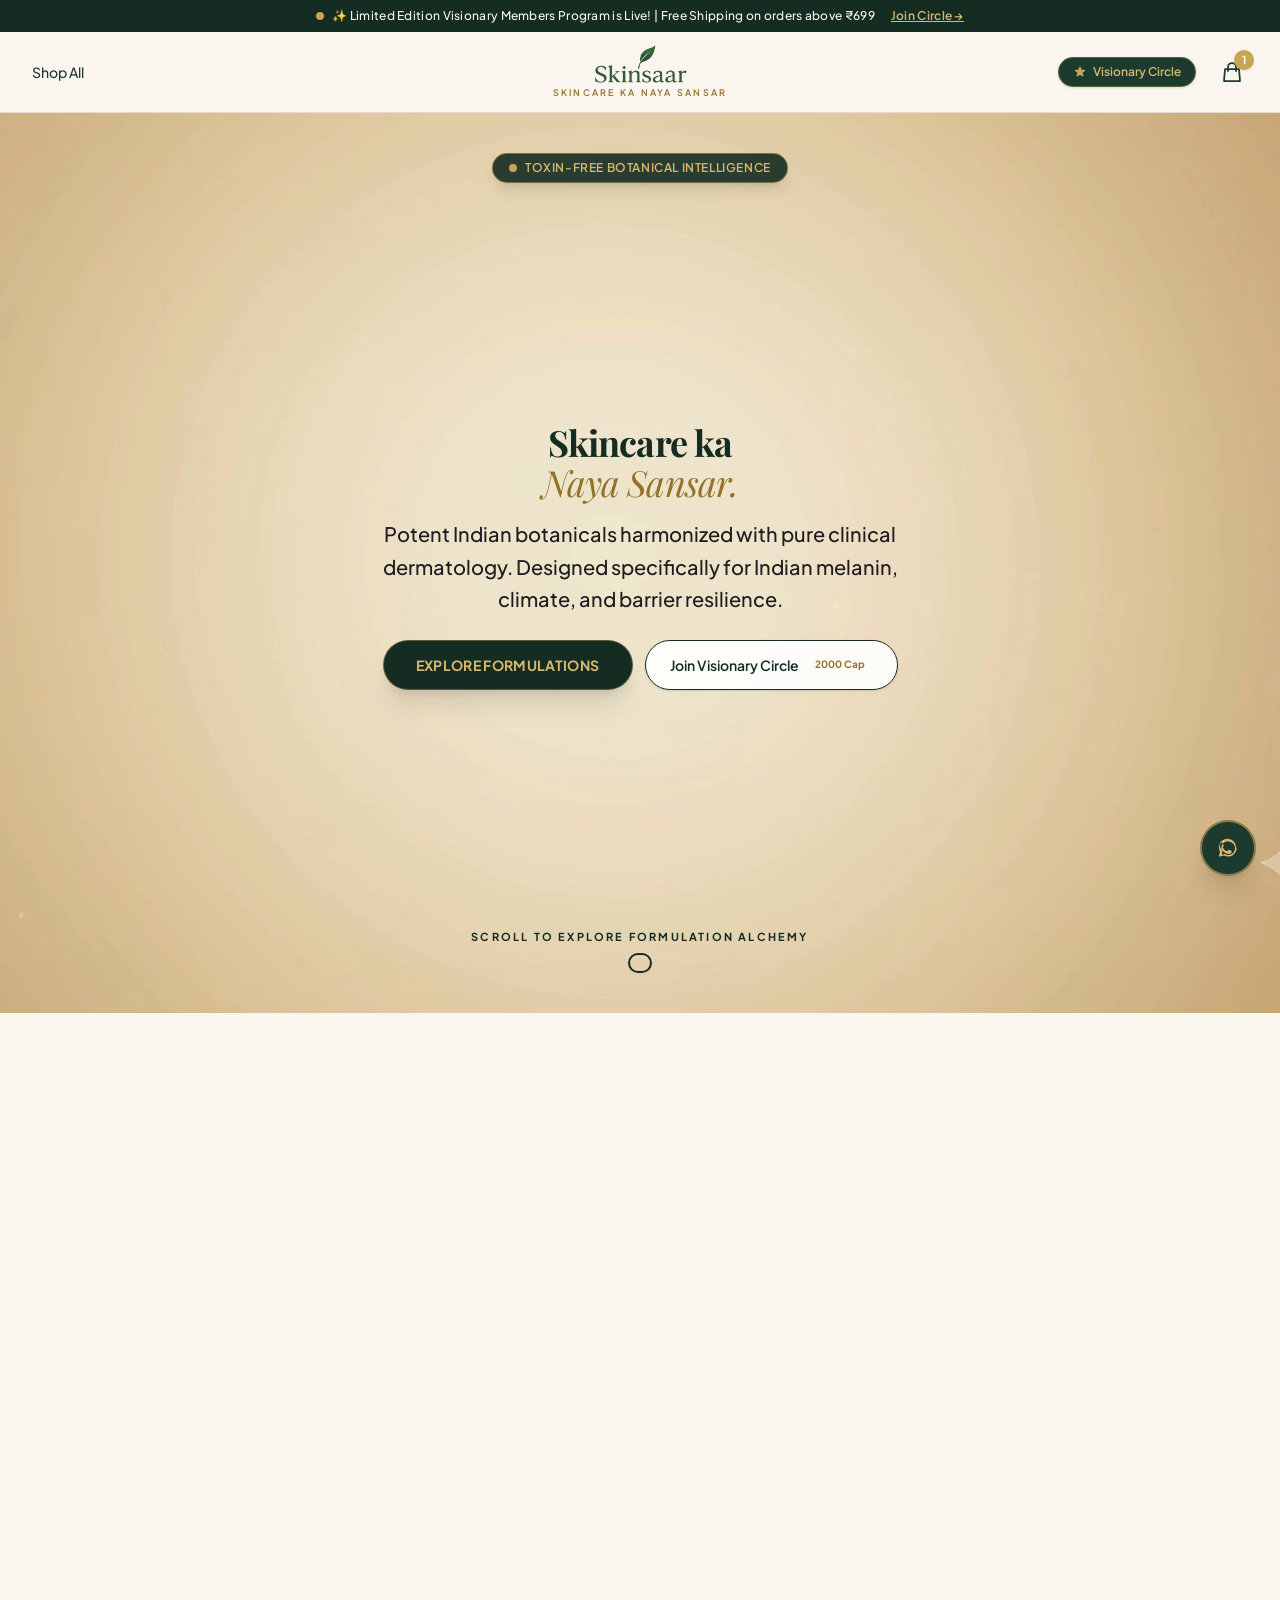
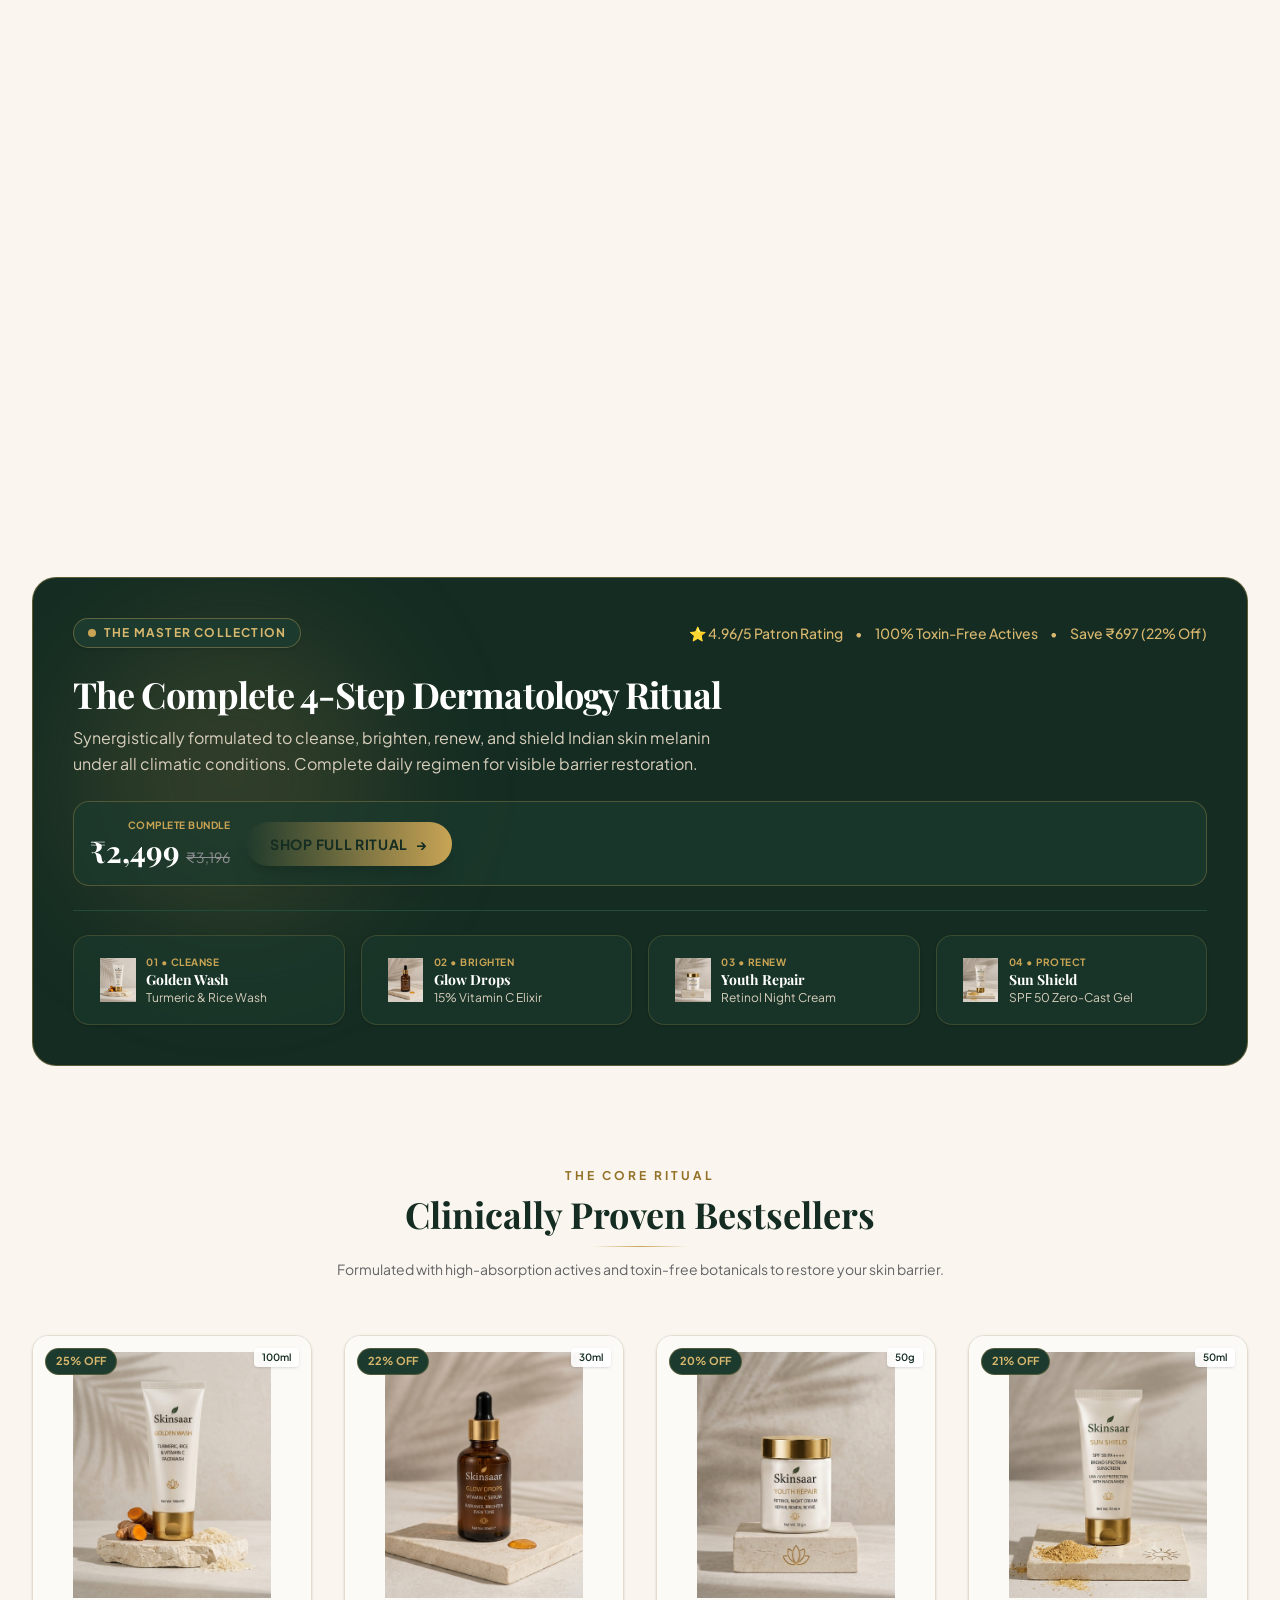
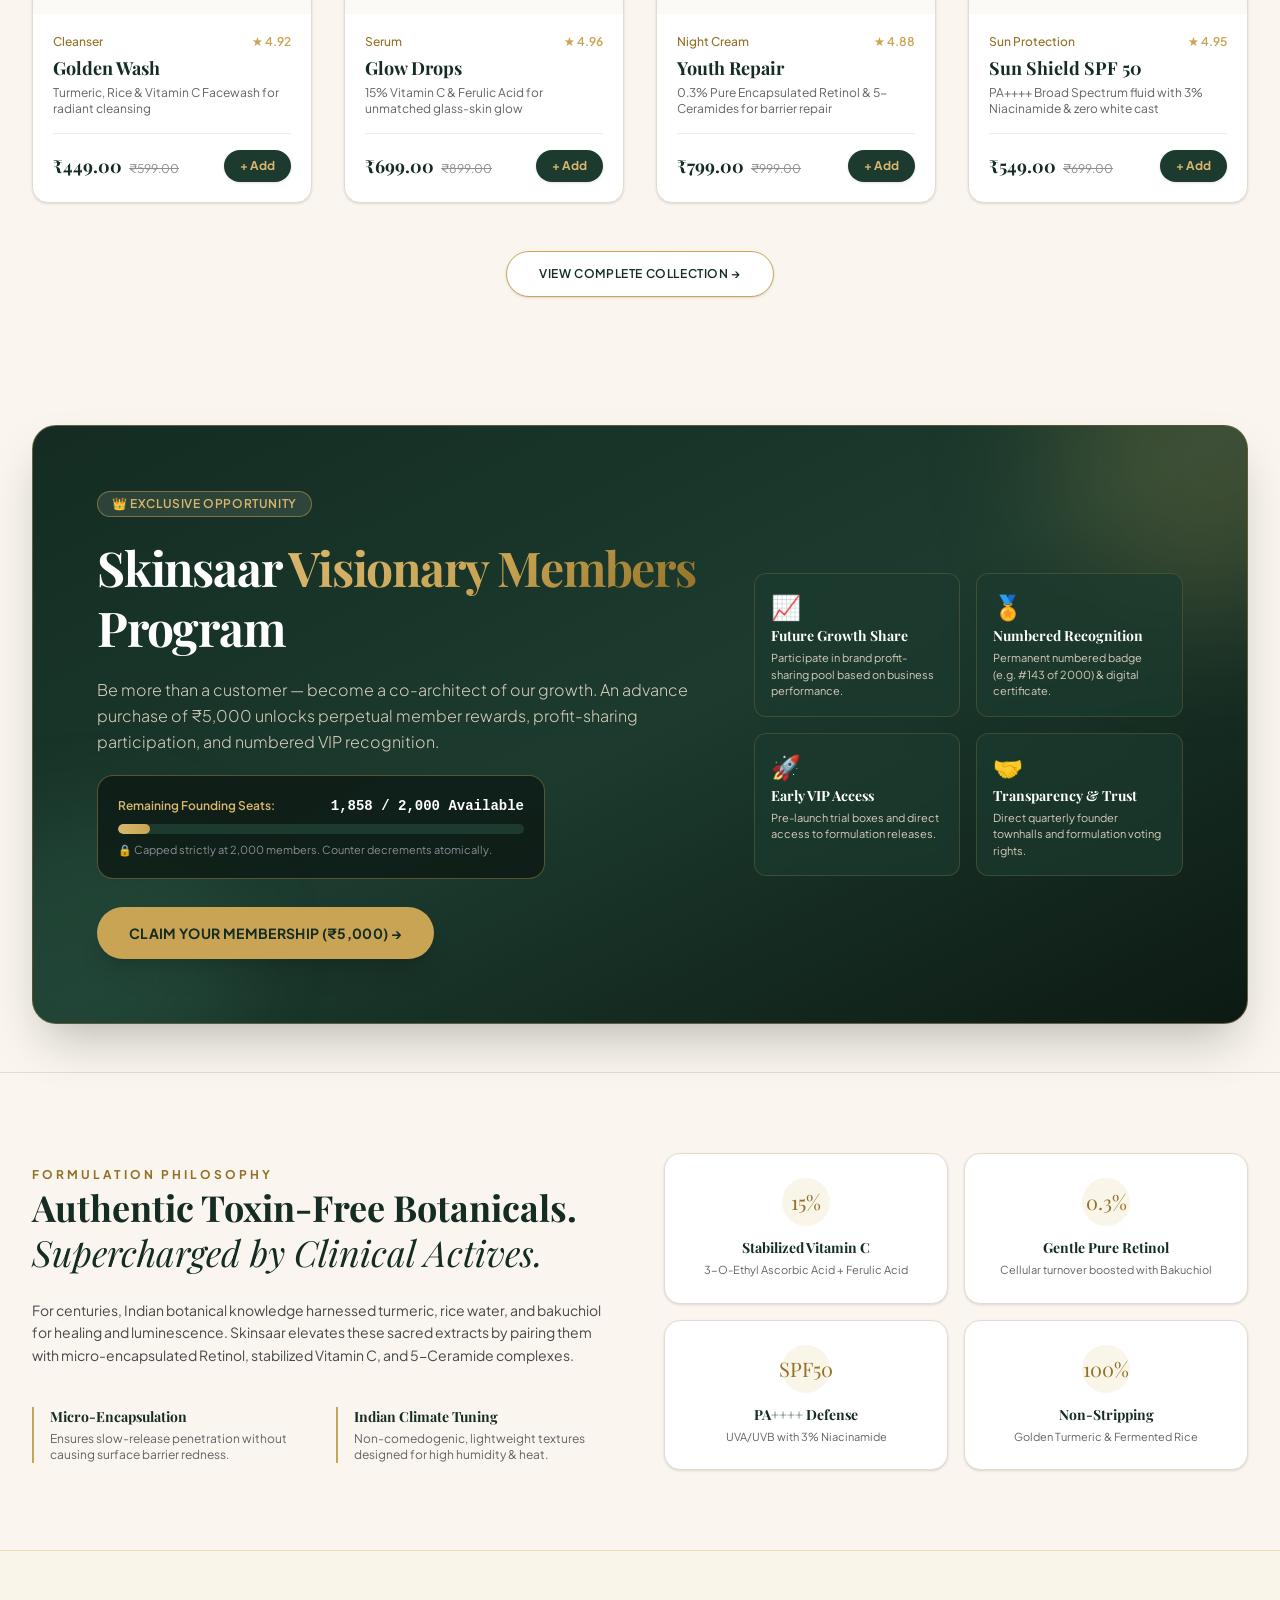
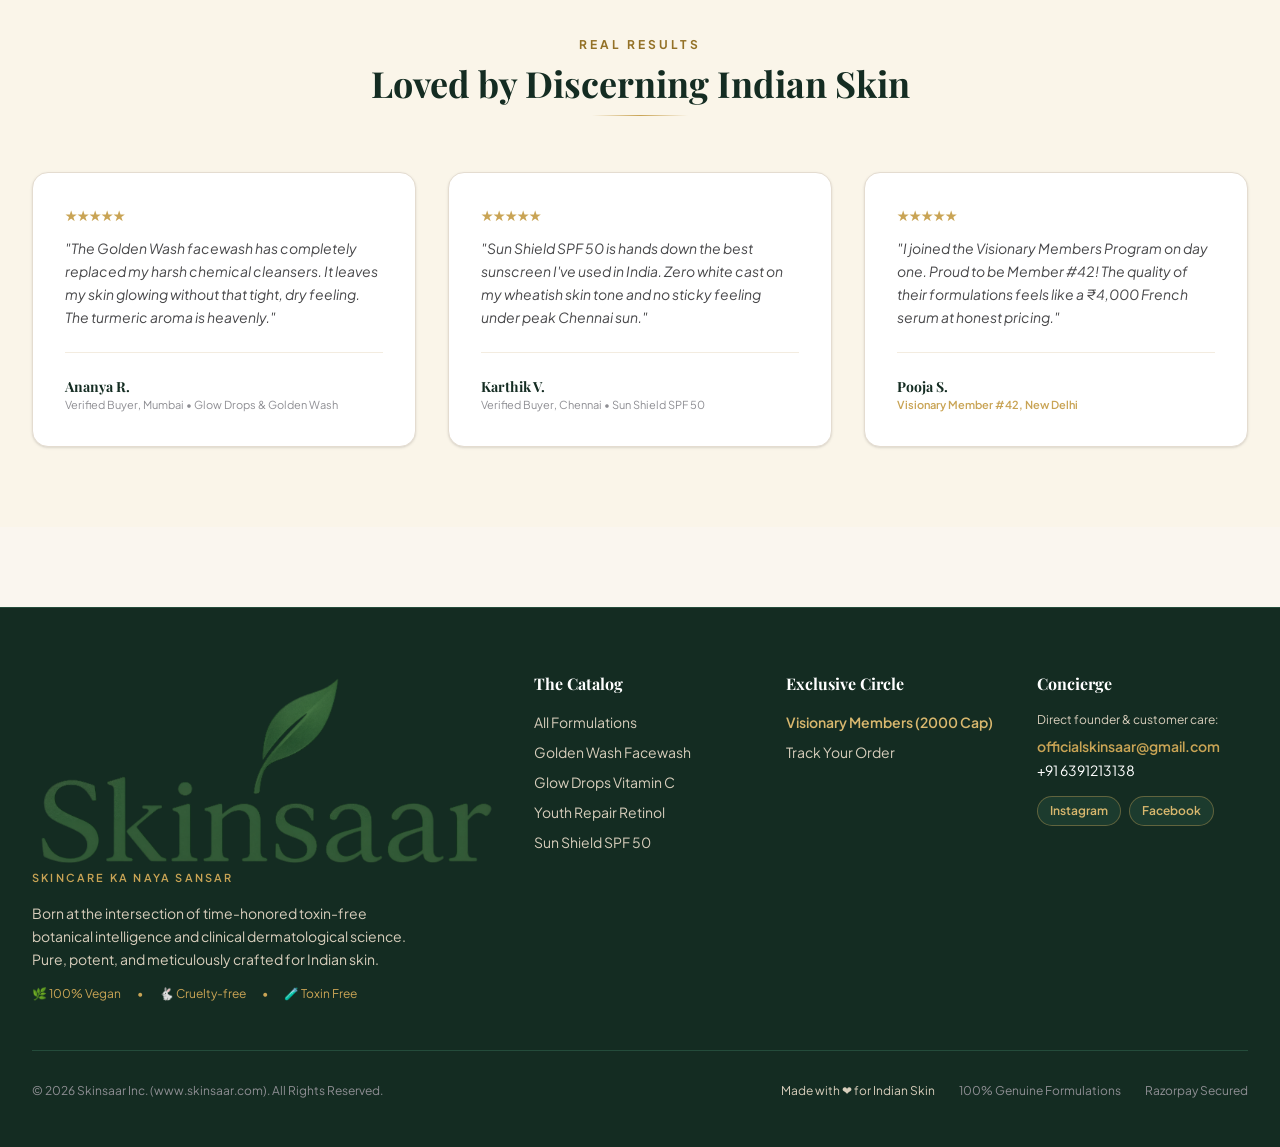
<file: index.html>
<!DOCTYPE html>
<html lang="en" class="scroll-smooth">
<head>
    <meta charset="UTF-8">
    <meta name="viewport" content="width=device-width, initial-scale=1.0">
    <title>Skinsaar — Skincare ka Naya Sansar | Luxury Toxin-Free Dermatology</title>
    <meta name="description" content="Skinsaar is an Indian D2C luxury skincare brand merging potent botanical intelligence with clinically backed actives for radiant, healthy Indian skin.">
    
    <!-- Favicon & PWA Icons -->
    <link rel="icon" type="image/png" href="/favicon-96x96.png" sizes="96x96" />
    <link rel="icon" type="image/svg+xml" href="/favicon.svg" />
    <link rel="shortcut icon" href="/favicon.ico" />
    <link rel="apple-touch-icon" sizes="180x180" href="/apple-touch-icon.png" />
    <meta name="apple-mobile-web-app-title" content="Skinsaar" />
    <link rel="manifest" href="/site.webmanifest" />
    
    <!-- Google Fonts -->
    <link rel="preconnect" href="https://fonts.googleapis.com">
    <link rel="preconnect" href="https://fonts.gstatic.com" crossorigin>
    <link href="https://fonts.googleapis.com/css2?family=Alex+Brush&family=Cormorant+Garamond:ital,wght@0,400;0,500;0,600;0,700;1,400&family=Playfair+Display:ital,wght@0,400;0,500;0,600;0,700;1,400;1,600&family=Plus+Jakarta+Sans:wght@300;400;500;600;700&display=swap" rel="stylesheet">
    
    <!-- Tailwind Compiled CSS -->
    <link rel="stylesheet" href="css/app.css">
    
    <!-- Hero Scroll Sequence Styles -->
    <style>
        #hero-scroll-container {
            position: relative;
            height: 350vh;
            background-color: #FAF6EF;
        }
        @media (min-width: 640px) {
            #hero-scroll-container {
                height: 400vh;
            }
        }
        .hero-sticky-frame {
            position: sticky;
            top: 0;
            height: 100vh;
            width: 100%;
            overflow: hidden;
            display: flex;
            align-items: center;
            justify-content: center;
            background-color: #FAF6EF;
        }
        #hero-sequence-canvas {
            position: absolute;
            inset: 0;
            width: 100%;
            height: 100%;
            object-fit: cover;
            z-index: 0;
            display: block;
        }
    </style>
</head>
<body class="bg-[#FAF6EF] text-[#1D1D1F] font-sans antialiased selection:bg-[#C9A455] selection:text-white flex flex-col min-h-screen">

    <!-- Top Announcement Bar -->
    <div class="bg-[#142C22] text-[#FAF5E9] text-xs font-medium py-2 px-4 text-center tracking-wide relative overflow-hidden">
        <div class="flex items-center justify-center space-x-2">
            <span class="inline-block w-2 h-2 rounded-full bg-[#C9A455] animate-pulse"></span>
            <span>✨ Limited Edition Visionary Members Program is Live! | Free Shipping on orders above ₹699</span>
            <a href="visionary.html" class="underline text-[#D8B76E] hover:text-white ml-2 font-semibold">Join Circle &rarr;</a>
        </div>
    </div>

    <!-- Sticky Main Navigation Header -->
    <header class="sticky top-0 z-40 bg-[#FAF6EF]/90 backdrop-blur-md border-b border-[#E4DCD0] transition-all duration-300">
        <div class="max-w-7xl mx-auto px-4 sm:px-6 lg:px-8">
            <div class="grid grid-cols-[1fr_auto_1fr] items-center h-20">
                
                <!-- Left Column: Desktop Nav Links / Mobile Hamburger -->
                <div class="flex items-center justify-start">
                    <!-- Mobile Menu Button -->
                    <button type="button" id="mobile-menu-btn" class="md:hidden text-[#1C3B2E] hover:text-[#C9A455] p-2 -ml-2 focus:outline-none focus:ring-2 focus:ring-[#C9A455]/40 rounded-lg transition-colors" aria-label="Open Navigation Menu">
                        <svg class="w-6 h-6" fill="none" stroke="currentColor" viewBox="0 0 24 24">
                            <path stroke-linecap="round" stroke-linejoin="round" stroke-width="1.75" d="M4 6h16M4 12h16M4 18h16"/>
                        </svg>
                    </button>

                    <!-- Desktop Nav Links (Only Shop All on Left Side) -->
                    <nav class="hidden md:flex items-center space-x-6">
                        <a href="products.html" class="text-sm font-medium text-[#1C3B2E] hover:text-[#C9A455] transition-colors duration-200">Shop All</a>
                    </nav>
                </div>

                <!-- Center Column: Horizontally Centered Brand Wordmark -->
                <div class="flex items-center justify-center text-center px-2">
                    <a href="index.html" class="group flex flex-col items-center justify-center py-1">
                        <img src="Web-Skinsaar-logo-transparent.png" alt="Skinsaar" class="h-10 sm:h-12 md:h-14 w-auto object-contain transition-transform duration-300 group-hover:scale-105">
                        <span class="block text-[9px] sm:text-[10.5px] tracking-[0.22em] sm:tracking-[0.25em] text-[#937126] uppercase font-sans font-semibold mt-0.5 whitespace-nowrap group-hover:text-[#C9A455] transition-colors duration-300">Skincare ka Naya Sansar</span>
                    </a>
                </div>

                <!-- Right Column: Action Icons & Membership CTA -->
                <div class="flex items-center justify-end space-x-3 sm:space-x-5 text-[#1C3B2E]">
                    
                    <!-- Visionary Badge CTA -->
                    <a href="visionary.html" class="hidden lg:inline-flex items-center px-3.5 py-1.5 rounded-full text-xs font-semibold bg-[#1C3B2E] text-[#D8B76E] border border-[#C9A455]/40 hover:bg-[#142C22] hover:border-[#C9A455] transition-all duration-200 shadow-sm whitespace-nowrap">
                        <svg class="w-3.5 h-3.5 mr-1.5 text-[#C9A455]" fill="currentColor" viewBox="0 0 20 20">
                            <path d="M9.049 2.927c.3-.921 1.603-.921 1.902 0l1.07 3.292a1 1 0 00.95.69h3.462c.969 0 1.371 1.24.588 1.81l-2.8 2.034a1 1 0 00-.364 1.118l1.07 3.292c.3.921-.755 1.688-1.54 1.118l-2.8-2.034a1 1 0 00-1.175 0l-2.8 2.034c-.784.57-1.838-.197-1.539-1.118l1.07-3.292a1 1 0 00-.364-1.118L2.98 8.72c-.783-.57-.38-1.81.588-1.81h3.461a1 1 0 00.951-.69l1.07-3.292z"/>
                        </svg>
                        Visionary Circle
                    </a>

                    <!-- Track Order Link -->
                    <a href="track-order.html" class="hover:text-[#C9A455] transition-colors p-1 hidden sm:block text-xs font-medium" title="Track Order">
                        Track Order
                    </a>

                    <!-- Slide-over Cart Trigger Button -->
                    <button type="button" id="cart-drawer-btn" class="relative hover:text-[#C9A455] transition-colors p-1" aria-label="Open Cart Bag">
                        <svg class="w-6 h-6" fill="none" stroke="currentColor" viewBox="0 0 24 24">
                            <path stroke-linecap="round" stroke-linejoin="round" stroke-width="1.75" d="M16 11V7a4 4 0 00-8 0v4M5 9h14l1 12H4L5 9z"/>
                        </svg>
                        <span id="cart-badge-count" class="absolute -top-1.5 -right-1.5 bg-[#C9A455] text-white text-[11px] font-bold w-5 h-5 rounded-full flex items-center justify-center shadow-sm">
                            1
                        </span>
                    </button>
                </div>
            </div>
        </div>

        <!-- Mobile Navigation Menu Dropdown -->
        <div id="mobile-menu" class="hidden md:hidden bg-[#FAF6EF] border-b border-[#E4DCD0] px-4 pt-3 pb-6 space-y-3">
            <a href="products.html" class="block py-2 text-base font-medium text-[#1C3B2E] border-b border-[#EBE4D8]">Shop All Formulations</a>
            <a href="products.html" class="block py-2 text-base font-medium text-[#1C3B2E] border-b border-[#EBE4D8]">Golden Wash Facewash</a>
            <a href="product-detail.html" class="block py-2 text-base font-medium text-[#1C3B2E] border-b border-[#EBE4D8]">Glow Drops Vitamin C Serum</a>
            <a href="products.html" class="block py-2 text-base font-medium text-[#1C3B2E] border-b border-[#EBE4D8]">Youth Repair Retinol Cream</a>
            <a href="products.html" class="block py-2 text-base font-medium text-[#1C3B2E] border-b border-[#EBE4D8]">Sun Shield SPF 50 Sunscreen</a>
            <a href="track-order.html" class="block py-2 text-base font-medium text-[#1C3B2E] border-b border-[#EBE4D8]">Track Order</a>
            <div class="py-2 flex items-center justify-between flex-wrap gap-2">
                <a href="visionary.html" class="inline-flex items-center px-3.5 py-1.5 rounded-full text-xs font-semibold bg-[#1C3B2E] text-[#D8B76E] border border-[#C9A455]/40 hover:bg-[#142C22] shadow-sm">
                    👑 Visionary Circle (2000 Cap)
                </a>
            </div>
        </div>
    </header>

    <!-- Main Content -->
    <main class="flex-grow">

        <!-- ==========================================================
             HERO SECTION: SCROLL-TRIGGERED IMAGE SEQUENCE (300 FRAMES)
        ========================================================== -->
        <section id="hero-scroll-container" class="relative bg-[#FAF6EF] text-[#1D1D1F]">
            
            <!-- Sticky Full Viewport Frame -->
            <div class="hero-sticky-frame sticky top-0 h-screen w-full overflow-hidden flex items-center justify-center bg-[#FAF6EF]">
                
                <!-- Canvas Element Rendering 300 Sequential Frames -->
                <canvas id="hero-sequence-canvas" class="absolute inset-0 w-full h-full object-cover z-0"></canvas>

                <!-- Subtle Luxury Vignette for Contrast & Text Legibility -->
                <!-- Subtle Luxury Vignette for Contrast & Text Legibility -->
                <div class="absolute inset-0 bg-gradient-to-t from-[#FAF6EF]/80 via-transparent to-[#FAF6EF]/40 pointer-events-none z-10"></div>

                <!-- ======================================================
                     STAGE 1 (Scroll 0% - 24% | Intro & Brand Philosophy)
                ====================================================== -->
                <div id="hero-stage-1" class="absolute inset-0 z-20 flex flex-col justify-between items-center text-center px-4 sm:px-6 lg:px-8 py-8 sm:py-14 transition-all duration-700 ease-out">
                    <!-- Top Announcement Badge -->
                    <div class="pt-2 sm:pt-4">
                        <div class="inline-flex items-center space-x-2 px-4 py-1.5 rounded-full bg-[#142C22]/90 backdrop-blur-md border border-[#C9A455]/50 text-[#D8B76E] text-xs font-semibold tracking-wider uppercase shadow-lg">
                            <span class="w-2 h-2 rounded-full bg-[#C9A455] animate-ping"></span>
                            <span>Toxin-Free Botanical Intelligence</span>
                        </div>
                    </div>

                    <!-- Main Title & Headline -->
                    <div class="max-w-3xl mx-auto space-y-4 sm:space-y-6 my-auto">
                        <h1 class="font-serif text-4xl sm:text-6xl lg:text-7xl font-bold tracking-tight text-[#142C22] leading-[1.08]">
                            Skincare ka <br>
                            <span class="text-[#937126] italic font-normal">Naya Sansar.</span>
                        </h1>
                        <p class="text-base sm:text-xl text-[#2E473B] font-medium max-w-xl mx-auto leading-relaxed">
                            Potent Indian botanicals harmonized with pure clinical dermatology. Designed specifically for Indian melanin, climate, and barrier resilience.
                        </p>
                        <div class="pt-2 flex flex-col sm:flex-row items-center justify-center gap-3">
                            <a href="products.html" class="w-full sm:w-auto px-8 py-3.5 rounded-full bg-[#142C22] text-[#D8B76E] hover:bg-[#1C3B2E] text-xs sm:text-sm font-bold tracking-wide uppercase shadow-xl transition-all duration-300 transform hover:-translate-y-0.5 border border-[#C9A455]/40 text-center">
                                Explore Formulations
                            </a>
                            <a href="visionary.html" class="w-full sm:w-auto px-6 py-3.5 rounded-full bg-white/90 backdrop-blur-md text-[#142C22] border border-[#142C22]/20 hover:bg-white text-xs sm:text-sm font-semibold transition-all duration-300 text-center flex items-center justify-center space-x-2 shadow-sm">
                                <span>Join Visionary Circle</span>
                                <span class="bg-[#937126]/15 text-[#937126] text-[10px] px-2 py-0.5 rounded-full font-bold">2000 Cap</span>
                            </a>
                        </div>
                    </div>

                    <!-- Bottom Scroll Indicator -->
                    <div class="pb-2 flex flex-col items-center space-y-2 text-[#142C22]">
                        <span class="text-[11px] font-bold tracking-[0.2em] uppercase text-[#142C22]/80">Scroll to Explore Formulation Alchemy</span>
                        <div class="w-6 h-9 rounded-full border-2 border-[#142C22]/40 flex items-start justify-center p-1">
                            <div class="w-1.5 h-2 rounded-full bg-[#937126] animate-bounce"></div>
                        </div>
                    </div>
                </div>

                <!-- ======================================================
                     STAGE 2 (Scroll 25% - 50% | Actives & Botanical Extraction)
                ====================================================== -->
                <div id="hero-stage-2" class="absolute inset-0 z-20 flex items-center justify-start max-w-7xl mx-auto px-4 sm:px-6 lg:px-8 pointer-events-none opacity-0 translate-y-4 scale-95 transition-all duration-700 ease-out">
                    <div class="max-w-md bg-[#142C22]/90 backdrop-blur-xl border border-[#C9A455]/40 rounded-3xl p-6 sm:p-8 text-[#FAF5E9] shadow-2xl space-y-4 pointer-events-auto">
                        <div class="inline-flex items-center space-x-2 px-3 py-1 rounded-full bg-[#1C3B2E] text-[#D8B76E] text-[11px] font-bold tracking-wider uppercase border border-[#C9A455]/30">
                            <span>Phase 01: Botanical Actives</span>
                        </div>
                        <h2 class="font-serif text-2xl sm:text-3xl font-bold text-white leading-tight">
                            Micro-Molecular <br>
                            <span class="text-[#D8B76E] italic font-normal">Extraction Alchemy</span>
                        </h2>
                        <p class="text-xs sm:text-sm text-[#D8CEBC] leading-relaxed">
                            Golden turmeric essence, high-potency 15% Vitamin C, and botanical retinol lipids formulated to penetrate Indian skin barriers without congestion.
                        </p>
                        <div class="grid grid-cols-2 gap-2 pt-2 text-[11px] text-[#FAF5E9]">
                            <div class="flex items-center space-x-2 bg-[#1C3B2E]/60 px-3 py-2 rounded-xl border border-[#C9A455]/20">
                                <span class="text-[#C9A455]">✦</span>
                                <span>Golden Turmeric</span>
                            </div>
                            <div class="flex items-center space-x-2 bg-[#1C3B2E]/60 px-3 py-2 rounded-xl border border-[#C9A455]/20">
                                <span class="text-[#C9A455]">✦</span>
                                <span>15% Ethyl Ascorbic</span>
                            </div>
                            <div class="flex items-center space-x-2 bg-[#1C3B2E]/60 px-3 py-2 rounded-xl border border-[#C9A455]/20">
                                <span class="text-[#C9A455]">✦</span>
                                <span>Botanical Retinol</span>
                            </div>
                            <div class="flex items-center space-x-2 bg-[#1C3B2E]/60 px-3 py-2 rounded-xl border border-[#C9A455]/20">
                                <span class="text-[#C9A455]">✦</span>
                                <span>SPF 50 PA++++</span>
                            </div>
                        </div>
                    </div>
                </div>

                <!-- ======================================================
                     STAGE 3 (Scroll 51% - 74% | Formulations Architecture)
                ====================================================== -->
                <div id="hero-stage-3" class="absolute inset-0 z-20 flex flex-col justify-end items-center max-w-7xl mx-auto px-4 sm:px-6 lg:px-8 pb-8 sm:pb-12 pointer-events-none opacity-0 translate-y-4 scale-95 transition-all duration-700 ease-out">
                    <div class="w-full max-w-4xl bg-[#142C22]/90 backdrop-blur-xl border border-[#C9A455]/40 rounded-3xl p-5 sm:p-7 text-[#FAF5E9] shadow-2xl pointer-events-auto">
                        <div class="flex flex-col sm:flex-row items-center justify-between gap-3 mb-4 pb-3 border-b border-[#244C3B]">
                            <div>
                                <span class="text-[11px] font-bold tracking-[0.2em] text-[#D8B76E] uppercase">The Daily Regimen</span>
                                <h2 class="font-serif text-xl sm:text-2xl font-bold text-white">4-Step Toxin-Free Dermatology Ritual</h2>
                            </div>
                            <a href="products.html" class="px-5 py-2 rounded-full bg-[#C9A455] text-[#142C22] hover:bg-[#D8B76E] text-xs font-bold uppercase transition-colors whitespace-nowrap">
                                View Formulations &rarr;
                            </a>
                        </div>
                        <div class="grid grid-cols-2 md:grid-cols-4 gap-2.5 text-left">
                            <div class="bg-[#1C3B2E]/70 p-3 rounded-2xl border border-[#C9A455]/20 hover:border-[#C9A455]/60 transition-colors">
                                <span class="text-[10px] font-bold text-[#C9A455] uppercase tracking-wider block">Step 01 • Cleanse</span>
                                <h4 class="font-serif text-sm font-bold text-white mt-0.5">Golden Wash</h4>
                                <p class="text-[11px] text-[#D8CEBC]">Turmeric & Rice Wash</p>
                            </div>
                            <div class="bg-[#1C3B2E]/70 p-3 rounded-2xl border border-[#C9A455]/20 hover:border-[#C9A455]/60 transition-colors">
                                <span class="text-[10px] font-bold text-[#C9A455] uppercase tracking-wider block">Step 02 • Brighten</span>
                                <h4 class="font-serif text-sm font-bold text-white mt-0.5">Glow Drops</h4>
                                <p class="text-[11px] text-[#D8CEBC]">15% Vitamin C Elixir</p>
                            </div>
                            <div class="bg-[#1C3B2E]/70 p-3 rounded-2xl border border-[#C9A455]/20 hover:border-[#C9A455]/60 transition-colors">
                                <span class="text-[10px] font-bold text-[#C9A455] uppercase tracking-wider block">Step 03 • Renew</span>
                                <h4 class="font-serif text-sm font-bold text-white mt-0.5">Youth Repair</h4>
                                <p class="text-[11px] text-[#D8CEBC]">Retinol Night Cream</p>
                            </div>
                            <div class="bg-[#1C3B2E]/70 p-3 rounded-2xl border border-[#C9A455]/20 hover:border-[#C9A455]/60 transition-colors">
                                <span class="text-[10px] font-bold text-[#C9A455] uppercase tracking-wider block">Step 04 • Protect</span>
                                <h4 class="font-serif text-sm font-bold text-white mt-0.5">Sun Shield</h4>
                                <p class="text-[11px] text-[#D8CEBC]">SPF 50 Zero-Cast Gel</p>
                            </div>
                        </div>
                    </div>
                </div>

                <!-- Bottom atmospheric smooth gradient blend to next section -->
                <div class="absolute bottom-0 inset-x-0 h-32 bg-gradient-to-t from-[#FAF6EF] via-[#FAF6EF]/60 to-transparent pointer-events-none z-10"></div>

                <!-- ======================================================
                     LIGHTWEIGHT LUXURY LOADER
                ====================================================== -->
                <div id="hero-sequence-loader" class="absolute bottom-6 left-1/2 -translate-x-1/2 z-30 flex items-center space-x-3 bg-[#142C22]/90 backdrop-blur-md px-4 sm:px-5 py-2 sm:py-2.5 rounded-full border border-[#C9A455]/40 shadow-2xl transition-opacity duration-500">
                    <span class="w-2 h-2 rounded-full bg-[#C9A455] animate-ping"></span>
                    <span class="text-[11px] sm:text-xs text-[#FAF5E9] font-medium tracking-wide">Buffering Skinsaar Ritual:</span>
                    <div class="w-20 sm:w-28 h-1.5 bg-[#1C3B2E] rounded-full overflow-hidden border border-[#C9A455]/20">
                        <div id="hero-sequence-progress" class="h-full bg-gradient-to-r from-[#937126] to-[#C9A455] w-0 transition-all duration-150"></div>
                    </div>
                    <span id="hero-sequence-percent" class="text-[11px] sm:text-xs font-mono font-bold text-[#D8B76E]">0%</span>
                </div>

                <!-- ======================================================
                     NOSCRIPT & FALLBACK FOR NON-JS BROWSERS
                ====================================================== -->
                <noscript>
                    <div class="absolute inset-0 z-10">
                        <img src="hero-sequence/ezgif-frame-300.jpg" alt="Skinsaar Complete Formulations" class="w-full h-full object-cover">
                    </div>
                </noscript>

            </div>
        </section>

        <!-- ==========================================================
             THE COMPLETE 4-STEP DERMATOLOGY RITUAL (FEATURED BUNDLE)
        ========================================================== -->
        <section class="max-w-7xl mx-auto px-4 sm:px-6 lg:px-8 pt-16 pb-4">
            <div class="w-full bg-[#142C22] rounded-3xl p-6 sm:p-10 text-[#FAF5E9] shadow-[0_20px_50px_rgba(20,44,34,0.25)] border border-[#C9A455]/40 relative overflow-hidden">
                <!-- Ambient Gold Glow Accent -->
                <div class="absolute -top-24 -right-24 w-80 h-80 bg-[#C9A455]/15 rounded-full blur-3xl pointer-events-none"></div>
                <div class="absolute -bottom-24 -left-24 w-80 h-80 bg-[#244C3B]/60 rounded-full blur-3xl pointer-events-none"></div>
                
                <div class="relative z-10">
                    <!-- Top Pill Badges -->
                    <div class="flex flex-wrap items-center justify-between gap-3 mb-6">
                        <div class="inline-flex items-center space-x-2 px-3.5 py-1.5 rounded-full bg-[#1C3B2E] text-[#D8B76E] text-xs font-bold tracking-widest uppercase border border-[#C9A455]/40 shadow-sm">
                            <span class="w-2 h-2 rounded-full bg-[#C9A455] animate-pulse"></span>
                            <span>The Master Collection</span>
                        </div>
                        <div class="flex items-center space-x-3 text-xs sm:text-sm text-[#D8B76E]">
                            <span class="flex items-center font-medium">⭐ 4.96/5 Patron Rating</span>
                            <span>•</span>
                            <span class="font-medium">100% Toxin-Free Actives</span>
                            <span class="hidden sm:inline">•</span>
                            <span class="hidden sm:inline font-medium">Save ₹697 (22% Off)</span>
                        </div>
                    </div>

                    <!-- Main Headline & Description & CTA -->
                    <div class="flex flex-col lg:flex-row lg:items-center lg:justify-between gap-6 pb-6 border-b border-[#244C3B]">
                        <div class="max-w-2xl">
                            <h2 class="font-serif text-2xl sm:text-4xl font-bold text-white tracking-tight leading-tight">
                                The Complete 4-Step Dermatology Ritual
                            </h2>
                            <p class="text-sm sm:text-base text-[#D8CEBC] mt-2 leading-relaxed">
                                Synergistically formulated to cleanse, brighten, renew, and shield Indian skin melanin under all climatic conditions. Complete daily regimen for visible barrier restoration.
                            </p>
                        </div>
                        <div class="flex items-center gap-4 flex-shrink-0 bg-[#1C3B2E]/70 p-4 rounded-2xl border border-[#C9A455]/30">
                            <div class="text-right">
                                <span class="block text-[10px] uppercase tracking-wider text-[#C9A455] font-bold">Complete Bundle</span>
                                <div class="flex items-baseline space-x-1.5">
                                    <span class="font-serif text-2xl sm:text-3xl font-bold text-white">₹2,499</span>
                                    <span class="text-xs sm:text-sm line-through text-[#8E8E93]">₹3,196</span>
                                </div>
                            </div>
                            <a href="products.html" class="px-6 sm:px-7 py-3 sm:py-3.5 rounded-full bg-gradient-to-r from-[#C9A455] via-[#D8B76E] to-[#C9A455] text-[#142C22] hover:brightness-110 text-xs sm:text-sm font-bold uppercase tracking-wider transition-all duration-300 shadow-xl transform hover:-translate-y-0.5 whitespace-nowrap flex items-center space-x-2">
                                <span>Shop Full Ritual</span>
                                <span>&rarr;</span>
                            </a>
                        </div>
                    </div>

                    <!-- 4 Product Pill Cards -->
                    <div class="grid grid-cols-1 sm:grid-cols-2 lg:grid-cols-4 gap-4 pt-6">
                        <a href="product-detail.html" class="group/item bg-[#1C3B2E]/60 hover:bg-[#1C3B2E] p-4 rounded-2xl border border-[#C9A455]/20 hover:border-[#C9A455]/70 transition-all flex items-center space-x-3.5 shadow-sm hover:shadow-md">
                            <div class="w-14 h-14 rounded-xl bg-white/10 p-1.5 flex-shrink-0 flex items-center justify-center group-hover/item:scale-105 transition-transform">
                                <img src="images/GoldenWash.png" alt="Golden Wash Facewash" class="w-full h-full object-contain">
                            </div>
                            <div class="min-w-0 flex-1">
                                <span class="text-[10px] uppercase tracking-wider text-[#C9A455] font-bold block">01 • Cleanse</span>
                                <h3 class="text-sm font-serif font-bold text-white truncate block group-hover/item:text-[#D8B76E] transition-colors">Golden Wash</h3>
                                <p class="text-xs text-[#D8CEBC] truncate">Turmeric & Rice Wash</p>
                            </div>
                        </a>
                        <a href="product-detail.html" class="group/item bg-[#1C3B2E]/60 hover:bg-[#1C3B2E] p-4 rounded-2xl border border-[#C9A455]/20 hover:border-[#C9A455]/70 transition-all flex items-center space-x-3.5 shadow-sm hover:shadow-md">
                            <div class="w-14 h-14 rounded-xl bg-white/10 p-1.5 flex-shrink-0 flex items-center justify-center group-hover/item:scale-105 transition-transform">
                                <img src="images/GlowDrops.png" alt="Glow Drops Vitamin C" class="w-full h-full object-contain">
                            </div>
                            <div class="min-w-0 flex-1">
                                <span class="text-[10px] uppercase tracking-wider text-[#C9A455] font-bold block">02 • Brighten</span>
                                <h3 class="text-sm font-serif font-bold text-white truncate block group-hover/item:text-[#D8B76E] transition-colors">Glow Drops</h3>
                                <p class="text-xs text-[#D8CEBC] truncate">15% Vitamin C Elixir</p>
                            </div>
                        </a>
                        <a href="product-detail.html" class="group/item bg-[#1C3B2E]/60 hover:bg-[#1C3B2E] p-4 rounded-2xl border border-[#C9A455]/20 hover:border-[#C9A455]/70 transition-all flex items-center space-x-3.5 shadow-sm hover:shadow-md">
                            <div class="w-14 h-14 rounded-xl bg-white/10 p-1.5 flex-shrink-0 flex items-center justify-center group-hover/item:scale-105 transition-transform">
                                <img src="images/YouthRepair.png" alt="Youth Repair Retinol" class="w-full h-full object-contain">
                            </div>
                            <div class="min-w-0 flex-1">
                                <span class="text-[10px] uppercase tracking-wider text-[#C9A455] font-bold block">03 • Renew</span>
                                <h3 class="text-sm font-serif font-bold text-white truncate block group-hover/item:text-[#D8B76E] transition-colors">Youth Repair</h3>
                                <p class="text-xs text-[#D8CEBC] truncate">Retinol Night Cream</p>
                            </div>
                        </a>
                        <a href="product-detail.html" class="group/item bg-[#1C3B2E]/60 hover:bg-[#1C3B2E] p-4 rounded-2xl border border-[#C9A455]/20 hover:border-[#C9A455]/70 transition-all flex items-center space-x-3.5 shadow-sm hover:shadow-md">
                            <div class="w-14 h-14 rounded-xl bg-white/10 p-1.5 flex-shrink-0 flex items-center justify-center group-hover/item:scale-105 transition-transform">
                                <img src="images/SunShield.png" alt="Sun Shield SPF 50" class="w-full h-full object-contain">
                            </div>
                            <div class="min-w-0 flex-1">
                                <span class="text-[10px] uppercase tracking-wider text-[#C9A455] font-bold block">04 • Protect</span>
                                <h3 class="text-sm font-serif font-bold text-white truncate block group-hover/item:text-[#D8B76E] transition-colors">Sun Shield</h3>
                                <p class="text-xs text-[#D8CEBC] truncate">SPF 50 Zero-Cast Gel</p>
                            </div>
                        </a>
                    </div>
                </div>
            </div>
        </section>

        <!-- ==========================================================
             BESTSELLER FORMULATIONS GRID
        ========================================================== -->
        <section class="max-w-7xl mx-auto px-4 sm:px-6 lg:px-8 py-20">
            <div class="text-center max-w-2xl mx-auto mb-14">
                <span class="text-xs font-bold tracking-[0.25em] text-[#937126] uppercase font-sans">The Core Ritual</span>
                <h2 class="font-serif text-3xl sm:text-4xl font-bold text-[#142C22] mt-2 mb-3">Clinically Proven Bestsellers</h2>
                <div class="gold-hairline w-24 mx-auto my-3"></div>
                <p class="text-sm text-[#636366]">Formulated with high-absorption actives and toxin-free botanicals to restore your skin barrier.</p>
            </div>

            <div class="grid grid-cols-1 sm:grid-cols-2 lg:grid-cols-4 gap-8">
                
                <!-- Product 1: Golden Wash -->
                <div class="bg-white rounded-2xl border border-[#E4DCD0] shadow-sm hover:shadow-xl transition-all duration-300 overflow-hidden flex flex-col group">
                    <div class="relative bg-[#FCFAF7] overflow-hidden aspect-square flex items-center justify-center p-4">
                        <a href="product-detail.html" class="block w-full h-full">
                            <img src="images/GoldenWash.png" alt="Golden Wash Facewash" class="w-full h-full object-contain transform group-hover:scale-105 transition-transform duration-500">
                        </a>
                        <span class="absolute top-3 left-3 bg-[#1C3B2E] text-[#D8B76E] text-[11px] font-bold px-2.5 py-1 rounded-full border border-[#C9A455]/30">
                            25% OFF
                        </span>
                        <span class="absolute top-3 right-3 bg-white/90 text-[#142C22] text-[10px] font-semibold px-2 py-0.5 rounded shadow-sm">
                            100ml
                        </span>
                    </div>
                    <div class="p-5 flex-1 flex flex-col justify-between">
                        <div>
                            <div class="flex items-center justify-between text-xs text-[#8E8E93] mb-1.5">
                                <span class="font-medium text-[#937126]">Cleanser</span>
                                <span class="flex items-center text-[#C9A455] font-semibold">★ 4.92</span>
                            </div>
                            <h3 class="font-serif text-lg font-bold text-[#142C22] group-hover:text-[#C9A455] transition-colors leading-snug">
                                <a href="product-detail.html">Golden Wash</a>
                            </h3>
                            <p class="text-xs text-[#636366] mt-1 line-clamp-2">Turmeric, Rice & Vitamin C Facewash for radiant cleansing</p>
                        </div>
                        <div class="pt-4 mt-4 border-t border-[#F3ECE0] flex items-center justify-between">
                            <div>
                                <span class="font-serif text-lg font-bold text-[#142C22]">₹449.00</span>
                                <span class="text-xs line-through text-[#8E8E93] ml-1">₹599.00</span>
                            </div>
                            <button type="button" data-add-to-cart="1" class="px-4 py-2 rounded-full bg-[#1C3B2E] text-[#D8B76E] hover:bg-[#142C22] text-xs font-bold transition-colors flex items-center space-x-1 shadow-sm">
                                <span>+ Add</span>
                            </button>
                        </div>
                    </div>
                </div>

                <!-- Product 2: Glow Drops -->
                <div class="bg-white rounded-2xl border border-[#E4DCD0] shadow-sm hover:shadow-xl transition-all duration-300 overflow-hidden flex flex-col group">
                    <div class="relative bg-[#FCFAF7] overflow-hidden aspect-square flex items-center justify-center p-4">
                        <a href="product-detail.html" class="block w-full h-full">
                            <img src="images/GlowDrops.png" alt="Glow Drops Vitamin C Serum" class="w-full h-full object-contain transform group-hover:scale-105 transition-transform duration-500">
                        </a>
                        <span class="absolute top-3 left-3 bg-[#1C3B2E] text-[#D8B76E] text-[11px] font-bold px-2.5 py-1 rounded-full border border-[#C9A455]/30">
                            22% OFF
                        </span>
                        <span class="absolute top-3 right-3 bg-white/90 text-[#142C22] text-[10px] font-semibold px-2 py-0.5 rounded shadow-sm">
                            30ml
                        </span>
                    </div>
                    <div class="p-5 flex-1 flex flex-col justify-between">
                        <div>
                            <div class="flex items-center justify-between text-xs text-[#8E8E93] mb-1.5">
                                <span class="font-medium text-[#937126]">Serum</span>
                                <span class="flex items-center text-[#C9A455] font-semibold">★ 4.96</span>
                            </div>
                            <h3 class="font-serif text-lg font-bold text-[#142C22] group-hover:text-[#C9A455] transition-colors leading-snug">
                                <a href="product-detail.html">Glow Drops</a>
                            </h3>
                            <p class="text-xs text-[#636366] mt-1 line-clamp-2">15% Vitamin C & Ferulic Acid for unmatched glass-skin glow</p>
                        </div>
                        <div class="pt-4 mt-4 border-t border-[#F3ECE0] flex items-center justify-between">
                            <div>
                                <span class="font-serif text-lg font-bold text-[#142C22]">₹699.00</span>
                                <span class="text-xs line-through text-[#8E8E93] ml-1">₹899.00</span>
                            </div>
                            <button type="button" data-add-to-cart="2" class="px-4 py-2 rounded-full bg-[#1C3B2E] text-[#D8B76E] hover:bg-[#142C22] text-xs font-bold transition-colors flex items-center space-x-1 shadow-sm">
                                <span>+ Add</span>
                            </button>
                        </div>
                    </div>
                </div>

                <!-- Product 3: Youth Repair -->
                <div class="bg-white rounded-2xl border border-[#E4DCD0] shadow-sm hover:shadow-xl transition-all duration-300 overflow-hidden flex flex-col group">
                    <div class="relative bg-[#FCFAF7] overflow-hidden aspect-square flex items-center justify-center p-4">
                        <a href="product-detail.html" class="block w-full h-full">
                            <img src="images/YouthRepair.png" alt="Youth Repair Retinol Night Cream" class="w-full h-full object-contain transform group-hover:scale-105 transition-transform duration-500">
                        </a>
                        <span class="absolute top-3 left-3 bg-[#1C3B2E] text-[#D8B76E] text-[11px] font-bold px-2.5 py-1 rounded-full border border-[#C9A455]/30">
                            20% OFF
                        </span>
                        <span class="absolute top-3 right-3 bg-white/90 text-[#142C22] text-[10px] font-semibold px-2 py-0.5 rounded shadow-sm">
                            50g
                        </span>
                    </div>
                    <div class="p-5 flex-1 flex flex-col justify-between">
                        <div>
                            <div class="flex items-center justify-between text-xs text-[#8E8E93] mb-1.5">
                                <span class="font-medium text-[#937126]">Night Cream</span>
                                <span class="flex items-center text-[#C9A455] font-semibold">★ 4.88</span>
                            </div>
                            <h3 class="font-serif text-lg font-bold text-[#142C22] group-hover:text-[#C9A455] transition-colors leading-snug">
                                <a href="product-detail.html">Youth Repair</a>
                            </h3>
                            <p class="text-xs text-[#636366] mt-1 line-clamp-2">0.3% Pure Encapsulated Retinol & 5-Ceramides for barrier repair</p>
                        </div>
                        <div class="pt-4 mt-4 border-t border-[#F3ECE0] flex items-center justify-between">
                            <div>
                                <span class="font-serif text-lg font-bold text-[#142C22]">₹799.00</span>
                                <span class="text-xs line-through text-[#8E8E93] ml-1">₹999.00</span>
                            </div>
                            <button type="button" data-add-to-cart="3" class="px-4 py-2 rounded-full bg-[#1C3B2E] text-[#D8B76E] hover:bg-[#142C22] text-xs font-bold transition-colors flex items-center space-x-1 shadow-sm">
                                <span>+ Add</span>
                            </button>
                        </div>
                    </div>
                </div>

                <!-- Product 4: Sun Shield -->
                <div class="bg-white rounded-2xl border border-[#E4DCD0] shadow-sm hover:shadow-xl transition-all duration-300 overflow-hidden flex flex-col group">
                    <div class="relative bg-[#FCFAF7] overflow-hidden aspect-square flex items-center justify-center p-4">
                        <a href="product-detail.html" class="block w-full h-full">
                            <img src="images/SunShield.png" alt="Sun Shield SPF 50 Sunscreen" class="w-full h-full object-contain transform group-hover:scale-105 transition-transform duration-500">
                        </a>
                        <span class="absolute top-3 left-3 bg-[#1C3B2E] text-[#D8B76E] text-[11px] font-bold px-2.5 py-1 rounded-full border border-[#C9A455]/30">
                            21% OFF
                        </span>
                        <span class="absolute top-3 right-3 bg-white/90 text-[#142C22] text-[10px] font-semibold px-2 py-0.5 rounded shadow-sm">
                            50ml
                        </span>
                    </div>
                    <div class="p-5 flex-1 flex flex-col justify-between">
                        <div>
                            <div class="flex items-center justify-between text-xs text-[#8E8E93] mb-1.5">
                                <span class="font-medium text-[#937126]">Sun Protection</span>
                                <span class="flex items-center text-[#C9A455] font-semibold">★ 4.95</span>
                            </div>
                            <h3 class="font-serif text-lg font-bold text-[#142C22] group-hover:text-[#C9A455] transition-colors leading-snug">
                                <a href="product-detail.html">Sun Shield SPF 50</a>
                            </h3>
                            <p class="text-xs text-[#636366] mt-1 line-clamp-2">PA++++ Broad Spectrum fluid with 3% Niacinamide & zero white cast</p>
                        </div>
                        <div class="pt-4 mt-4 border-t border-[#F3ECE0] flex items-center justify-between">
                            <div>
                                <span class="font-serif text-lg font-bold text-[#142C22]">₹549.00</span>
                                <span class="text-xs line-through text-[#8E8E93] ml-1">₹699.00</span>
                            </div>
                            <button type="button" data-add-to-cart="4" class="px-4 py-2 rounded-full bg-[#1C3B2E] text-[#D8B76E] hover:bg-[#142C22] text-xs font-bold transition-colors flex items-center space-x-1 shadow-sm">
                                <span>+ Add</span>
                            </button>
                        </div>
                    </div>
                </div>

            </div>

            <!-- View All CTA -->
            <div class="text-center mt-12">
                <a href="products.html" class="inline-flex items-center px-8 py-3.5 rounded-full bg-white border border-[#C9A455] text-[#142C22] hover:bg-[#C9A455] hover:text-white font-semibold text-xs tracking-wider uppercase transition-all duration-300 shadow-sm">
                    View Complete Collection &rarr;
                </a>
            </div>
        </section>

        <!-- ==========================================================
             VISIONARY MEMBERS PROGRAM SPOTLIGHT CARD
        ========================================================== -->
        <section class="max-w-7xl mx-auto px-4 sm:px-6 lg:px-8 py-12">
            <div class="relative bg-gradient-to-br from-[#142C22] via-[#1C3B2E] to-[#0D1A14] text-white rounded-3xl p-8 sm:p-12 lg:p-16 border border-[#C9A455]/40 shadow-2xl overflow-hidden">
                
                <!-- Background Accents -->
                <div class="absolute -top-32 -right-32 w-80 h-80 bg-[#C9A455]/20 rounded-full blur-3xl pointer-events-none"></div>
                <div class="absolute -bottom-20 -left-20 w-72 h-72 bg-[#2E5E4A]/30 rounded-full blur-2xl pointer-events-none"></div>

                <div class="grid grid-cols-1 lg:grid-cols-12 gap-10 items-center relative z-10">
                    
                    <div class="lg:col-span-7 space-y-5">
                        <div class="inline-flex items-center space-x-2 px-3.5 py-1 rounded-full bg-[#FAF5E9]/10 border border-[#C9A455]/50 text-[#D8B76E] text-xs font-semibold uppercase tracking-wider">
                            <span>👑 Exclusive Opportunity</span>
                        </div>

                        <h2 class="font-serif text-3xl sm:text-4xl lg:text-5xl font-bold tracking-tight text-white leading-tight">
                            Skinsaar <span class="gold-gradient-text">Visionary Members</span> Program
                        </h2>

                        <p class="text-sm sm:text-base text-[#D8CEBC] font-light leading-relaxed">
                            Be more than a customer — become a co-architect of our growth. An advance purchase of ₹5,000 unlocks perpetual member rewards, profit-sharing participation, and numbered VIP recognition.
                        </p>

                        <!-- Live Counter Bar -->
                        <div class="bg-[#0D1A14]/80 border border-[#C9A455]/40 rounded-2xl p-5 max-w-md">
                            <div class="flex items-center justify-between text-xs font-semibold mb-2">
                                <span class="text-[#D8B76E]">Remaining Founding Seats:</span>
                                <span class="text-white font-mono text-sm">1,858 / 2,000 Available</span>
                            </div>
                            <div class="w-full bg-[#1C3B2E] rounded-full h-2.5 overflow-hidden">
                                <div class="bg-gradient-to-r from-[#D8B76E] to-[#C9A455] h-2.5 rounded-full transition-all duration-500" style="width: 8%"></div>
                            </div>
                            <p class="text-[11px] text-[#8E8E93] mt-2">🔒 Capped strictly at 2,000 members. Counter decrements atomically.</p>
                        </div>

                        <div class="pt-2">
                            <a href="visionary.html" class="inline-flex items-center px-8 py-4 rounded-full bg-[#C9A455] text-[#142C22] hover:bg-[#D8B76E] text-sm font-bold tracking-wide uppercase shadow-xl transition-all duration-300 transform hover:-translate-y-0.5">
                                Claim Your Membership (₹5,000) &rarr;
                            </a>
                        </div>
                    </div>

                    <!-- 4 Program Pillars -->
                    <div class="lg:col-span-5 grid grid-cols-1 sm:grid-cols-2 gap-4">
                        <div class="bg-[#1C3B2E]/70 border border-[#C9A455]/20 p-4 rounded-xl backdrop-blur-sm">
                            <span class="text-2xl mb-1 block">📈</span>
                            <h4 class="font-serif font-bold text-sm text-white">Future Growth Share</h4>
                            <p class="text-[11px] text-[#D8CEBC] mt-1">Participate in brand profit-sharing pool based on business performance.</p>
                        </div>
                        <div class="bg-[#1C3B2E]/70 border border-[#C9A455]/20 p-4 rounded-xl backdrop-blur-sm">
                            <span class="text-2xl mb-1 block">🏅</span>
                            <h4 class="font-serif font-bold text-sm text-white">Numbered Recognition</h4>
                            <p class="text-[11px] text-[#D8CEBC] mt-1">Permanent numbered badge (e.g. #143 of 2000) & digital certificate.</p>
                        </div>
                        <div class="bg-[#1C3B2E]/70 border border-[#C9A455]/20 p-4 rounded-xl backdrop-blur-sm">
                            <span class="text-2xl mb-1 block">🚀</span>
                            <h4 class="font-serif font-bold text-sm text-white">Early VIP Access</h4>
                            <p class="text-[11px] text-[#D8CEBC] mt-1">Pre-launch trial boxes and direct access to formulation releases.</p>
                        </div>
                        <div class="bg-[#1C3B2E]/70 border border-[#C9A455]/20 p-4 rounded-xl backdrop-blur-sm">
                            <span class="text-2xl mb-1 block">🤝</span>
                            <h4 class="font-serif font-bold text-sm text-white">Transparency & Trust</h4>
                            <p class="text-[11px] text-[#D8CEBC] mt-1">Direct quarterly founder townhalls and formulation voting rights.</p>
                        </div>
                    </div>

                </div>
            </div>
        </section>

        <!-- ==========================================================
             BRAND STORY & SCIENCE PILLARS
        ========================================================== -->
        <section class="max-w-7xl mx-auto px-4 sm:px-6 lg:px-8 py-20 border-t border-[#E4DCD0]">
            <div class="grid grid-cols-1 lg:grid-cols-2 gap-12 items-center">
                
                <div class="space-y-6">
                    <span class="text-xs font-bold tracking-[0.25em] text-[#937126] uppercase font-sans">Formulation Philosophy</span>
                    <h2 class="font-serif text-3xl sm:text-4xl font-bold text-[#142C22] leading-tight">
                        Authentic Toxin-Free Botanicals. <br>
                        <span class="italic font-normal">Supercharged by Clinical Actives.</span>
                    </h2>
                    <p class="text-sm text-[#48484A] leading-relaxed">
                        For centuries, Indian botanical knowledge harnessed turmeric, rice water, and bakuchiol for healing and luminescence. Skinsaar elevates these sacred extracts by pairing them with micro-encapsulated Retinol, stabilized Vitamin C, and 5-Ceramide complexes.
                    </p>
                    <div class="grid grid-cols-2 gap-6 pt-4 text-xs">
                        <div class="border-l-2 border-[#C9A455] pl-4">
                            <h4 class="font-bold text-[#142C22] text-sm mb-1">Micro-Encapsulation</h4>
                            <p class="text-[#636366]">Ensures slow-release penetration without causing surface barrier redness.</p>
                        </div>
                        <div class="border-l-2 border-[#C9A455] pl-4">
                            <h4 class="font-bold text-[#142C22] text-sm mb-1">Indian Climate Tuning</h4>
                            <p class="text-[#636366]">Non-comedogenic, lightweight textures designed for high humidity & heat.</p>
                        </div>
                    </div>
                </div>

                <div class="grid grid-cols-2 gap-4">
                    <div class="bg-white p-6 rounded-2xl border border-[#E4DCD0] shadow-sm text-center">
                        <div class="w-12 h-12 rounded-full bg-[#FAF5E9] text-[#937126] flex items-center justify-center mx-auto mb-3 text-xl font-serif">15%</div>
                        <h4 class="font-serif font-bold text-sm text-[#142C22]">Stabilized Vitamin C</h4>
                        <p class="text-[11px] text-[#636366] mt-1">3-O-Ethyl Ascorbic Acid + Ferulic Acid</p>
                    </div>
                    <div class="bg-white p-6 rounded-2xl border border-[#E4DCD0] shadow-sm text-center">
                        <div class="w-12 h-12 rounded-full bg-[#FAF5E9] text-[#937126] flex items-center justify-center mx-auto mb-3 text-xl font-serif">0.3%</div>
                        <h4 class="font-serif font-bold text-sm text-[#142C22]">Gentle Pure Retinol</h4>
                        <p class="text-[11px] text-[#636366] mt-1">Cellular turnover boosted with Bakuchiol</p>
                    </div>
                    <div class="bg-white p-6 rounded-2xl border border-[#E4DCD0] shadow-sm text-center">
                        <div class="w-12 h-12 rounded-full bg-[#FAF5E9] text-[#937126] flex items-center justify-center mx-auto mb-3 text-xl font-serif">SPF50</div>
                        <h4 class="font-serif font-bold text-sm text-[#142C22]">PA++++ Defense</h4>
                        <p class="text-[11px] text-[#636366] mt-1">UVA/UVB with 3% Niacinamide</p>
                    </div>
                    <div class="bg-white p-6 rounded-2xl border border-[#E4DCD0] shadow-sm text-center">
                        <div class="w-12 h-12 rounded-full bg-[#FAF5E9] text-[#937126] flex items-center justify-center mx-auto mb-3 text-xl font-serif">100%</div>
                        <h4 class="font-serif font-bold text-sm text-[#142C22]">Non-Stripping</h4>
                        <p class="text-[11px] text-[#636366] mt-1">Golden Turmeric & Fermented Rice</p>
                    </div>
                </div>

            </div>
        </section>

        <!-- ==========================================================
             TESTIMONIALS & SOCIAL PROOF
        ========================================================== -->
        <section class="bg-[#FAF5E9] py-20 border-t border-[#EEDEB2]">
            <div class="max-w-7xl mx-auto px-4 sm:px-6 lg:px-8">
                <div class="text-center max-w-xl mx-auto mb-14">
                    <span class="text-xs font-bold tracking-[0.25em] text-[#937126] uppercase font-sans">Real Results</span>
                    <h2 class="font-serif text-3xl sm:text-4xl font-bold text-[#142C22] mt-2 mb-3">Loved by Discerning Indian Skin</h2>
                    <div class="gold-hairline w-24 mx-auto my-3"></div>
                </div>

                <div class="grid grid-cols-1 md:grid-cols-3 gap-8">
                    <div class="bg-white p-8 rounded-2xl border border-[#E4DCD0] shadow-sm flex flex-col justify-between">
                        <div>
                            <div class="text-[#C9A455] text-sm mb-3">★★★★★</div>
                            <p class="text-xs sm:text-sm text-[#48484A] italic leading-relaxed">
                                "The Golden Wash facewash has completely replaced my harsh chemical cleansers. It leaves my skin glowing without that tight, dry feeling. The turmeric aroma is heavenly."
                            </p>
                        </div>
                        <div class="pt-6 mt-6 border-t border-[#F3ECE0]">
                            <p class="font-serif font-bold text-sm text-[#142C22]">Ananya R.</p>
                            <p class="text-[11px] text-[#8E8E93]">Verified Buyer, Mumbai • Glow Drops & Golden Wash</p>
                        </div>
                    </div>

                    <div class="bg-white p-8 rounded-2xl border border-[#E4DCD0] shadow-sm flex flex-col justify-between">
                        <div>
                            <div class="text-[#C9A455] text-sm mb-3">★★★★★</div>
                            <p class="text-xs sm:text-sm text-[#48484A] italic leading-relaxed">
                                "Sun Shield SPF 50 is hands down the best sunscreen I've used in India. Zero white cast on my wheatish skin tone and no sticky feeling under peak Chennai sun."
                            </p>
                        </div>
                        <div class="pt-6 mt-6 border-t border-[#F3ECE0]">
                            <p class="font-serif font-bold text-sm text-[#142C22]">Karthik V.</p>
                            <p class="text-[11px] text-[#8E8E93]">Verified Buyer, Chennai • Sun Shield SPF 50</p>
                        </div>
                    </div>

                    <div class="bg-white p-8 rounded-2xl border border-[#E4DCD0] shadow-sm flex flex-col justify-between">
                        <div>
                            <div class="text-[#C9A455] text-sm mb-3">★★★★★</div>
                            <p class="text-xs sm:text-sm text-[#48484A] italic leading-relaxed">
                                "I joined the Visionary Members Program on day one. Proud to be Member #42! The quality of their formulations feels like a ₹4,000 French serum at honest pricing."
                            </p>
                        </div>
                        <div class="pt-6 mt-6 border-t border-[#F3ECE0]">
                            <p class="font-serif font-bold text-sm text-[#142C22]">Pooja S.</p>
                            <p class="text-[11px] text-[#C9A455] font-semibold">Visionary Member #42, New Delhi</p>
                        </div>
                    </div>
                </div>
            </div>
        </section>

    </main>

    <!-- ==========================================================
         SLIDE-OVER SHOPPING BAG DRAWER
    ========================================================== -->
    <div id="cart-drawer" class="fixed inset-0 z-50 overflow-hidden pointer-events-none transition-opacity duration-300 opacity-0">
        <!-- Backdrop -->
        <div id="cart-backdrop" class="absolute inset-0 bg-[#0D1A14]/60 backdrop-blur-sm transition-opacity"></div>

        <div class="fixed inset-y-0 right-0 max-w-full flex pl-10">
            <div id="cart-panel" class="w-screen max-w-md bg-[#FAF6EF] shadow-2xl flex flex-col pointer-events-auto transform translate-x-full transition-transform duration-300 ease-in-out border-l border-[#E4DCD0]">
                
                <!-- Drawer Header -->
                <div class="p-5 border-b border-[#E4DCD0] flex items-center justify-between bg-white">
                    <div class="flex items-center space-x-2">
                        <h2 class="font-serif text-xl font-bold text-[#142C22]">Shopping Bag</h2>
                        <span id="drawer-item-count" class="text-xs bg-[#FAF5E9] text-[#937126] font-semibold px-2 py-0.5 rounded-full border border-[#EEDEB2]">1 item</span>
                    </div>
                    <button type="button" id="cart-close-btn" class="text-[#8E8E93] hover:text-[#1C3B2E] p-1.5 rounded-lg focus:outline-none" aria-label="Close Bag">
                        <svg class="w-6 h-6" fill="none" stroke="currentColor" viewBox="0 0 24 24">
                            <path stroke-linecap="round" stroke-linejoin="round" stroke-width="2" d="M6 18L18 6M6 6l12 12"/>
                        </svg>
                    </button>
                </div>

                <!-- Free Shipping Progress Bar -->
                <div id="free-shipping-container" class="bg-[#FAF5E9] px-5 py-3 border-b border-[#EEDEB2] text-xs">
                    <p id="free-shipping-text" class="text-[#73571A] font-medium mb-1.5">Add ₹699 for Free Delivery across India</p>
                    <div class="w-full bg-[#EBE4D8] rounded-full h-1.5 overflow-hidden">
                        <div id="free-shipping-bar" class="bg-[#C9A455] h-1.5 rounded-full transition-all duration-300" style="width: 100%"></div>
                    </div>
                </div>

                <!-- Drawer Cart Items Container -->
                <div id="drawer-items-list" class="flex-1 overflow-y-auto p-5 space-y-4">
                    <!-- Populated dynamically via JS -->
                </div>

                <!-- Drawer Footer & Checkout Action -->
                <div id="drawer-footer" class="p-5 border-t border-[#E4DCD0] bg-white space-y-4">
                    
                    <!-- Promo Coupon Input -->
                    <form id="drawer-coupon-form" class="flex space-x-2">
                        <input type="text" id="drawer-coupon-code" placeholder="Promo code (e.g. WELCOME10)" class="flex-1 uppercase text-xs px-3 py-2 border border-[#D8CEBC] rounded-md focus:ring-1 focus:ring-[#C9A455] focus:border-[#C9A455] outline-none">
                        <button type="submit" class="px-4 py-2 bg-[#FAF5E9] border border-[#C9A455] text-[#937126] text-xs font-semibold rounded-md hover:bg-[#C9A455] hover:text-white transition-colors">Apply</button>
                    </form>
                    <div id="drawer-coupon-applied" class="hidden text-xs text-[#3E7A62] bg-[#EEF9F4] p-2 rounded flex items-center justify-between">
                        <span id="drawer-coupon-name">Coupon Applied</span>
                        <button type="button" id="drawer-remove-coupon" class="text-red-500 hover:underline font-medium">Remove</button>
                    </div>

                    <!-- Price Breakdown -->
                    <div class="space-y-1.5 text-xs text-[#636366]">
                        <div class="flex justify-between">
                            <span>Subtotal</span>
                            <span id="drawer-subtotal" class="font-medium text-[#1D1D1F]">₹699.00</span>
                        </div>
                        <div id="drawer-discount-row" class="flex justify-between text-[#3E7A62] hidden">
                            <span>Discount</span>
                            <span id="drawer-discount">-₹0.00</span>
                        </div>
                        <div class="flex justify-between">
                            <span>Estimated Shipping</span>
                            <span id="drawer-shipping" class="font-medium text-[#3E7A62]">FREE</span>
                        </div>
                        <div class="flex justify-between text-sm font-bold text-[#142C22] pt-2 border-t border-[#E4DCD0]">
                            <span>Total</span>
                            <span id="drawer-total">₹699.00</span>
                        </div>
                    </div>

                    <!-- Direct Checkout CTA -->
                    <button type="button" onclick="alert('Demo Mode: In production, this opens the secure Razorpay Checkout.')" class="w-full flex items-center justify-center px-6 py-3.5 rounded-full bg-[#1C3B2E] text-[#D8B76E] hover:bg-[#142C22] text-sm font-bold tracking-wide uppercase shadow-lg transition-all duration-200 group">
                        <span>Proceed to Checkout</span>
                        <svg class="w-4 h-4 ml-2 group-hover:translate-x-1 transition-transform" fill="none" stroke="currentColor" viewBox="0 0 24 24">
                            <path stroke-linecap="round" stroke-linejoin="round" stroke-width="2" d="M14 5l7 7m0 0l-7 7m7-7H3"/>
                        </svg>
                    </button>

                    <!-- Trust Icons inside drawer -->
                    <div class="flex items-center justify-center space-x-4 text-[10px] text-[#8E8E93] pt-1">
                        <span class="flex items-center">🔒 256-bit SSL Secure</span>
                        <span>•</span>
                        <span>⚡ Razorpay Fast Checkout</span>
                    </div>
                </div>

            </div>
        </div>
    </div>

    <!-- ==========================================================
         LUXURY BRAND FOOTER
    ========================================================== -->
    <footer class="bg-[#142C22] text-[#FAF5E9] pt-16 pb-12 border-t border-[#244C3B] mt-20">
        <div class="max-w-7xl mx-auto px-4 sm:px-6 lg:px-8">
            <div class="grid grid-cols-1 md:grid-cols-2 lg:grid-cols-5 gap-10 pb-12 border-b border-[#244C3B]">
                
                <!-- Col 1 & 2: Brand Heritage & Story -->
                <div class="lg:col-span-2 space-y-4">
                    <a href="index.html" class="group inline-block">
                        <img src="Web-Skinsaar-logo-transparent.png" alt="Skinsaar" class="h-11 sm:h-12 w-auto object-contain brightness-0 invert opacity-95 group-hover:opacity-100 transition-opacity">
                        <span class="block text-[11px] tracking-[0.2em] text-[#C9A455] uppercase font-semibold mt-1.5">Skincare ka Naya Sansar</span>
                    </a>
                    <p class="text-sm text-[#D8CEBC] leading-relaxed max-w-sm">
                        Born at the intersection of time-honored toxin-free botanical intelligence and clinical dermatological science. Pure, potent, and meticulously crafted for Indian skin.
                    </p>
                    <div class="flex items-center space-x-4 text-xs text-[#C9A455]">
                        <span class="flex items-center">🌿 100% Vegan</span>
                        <span>•</span>
                        <span>🐇 Cruelty-free</span>
                        <span>•</span>
                        <span>🧪 Toxin Free</span>
                    </div>
                </div>

                <!-- Col 3: Shop Links -->
                <div>
                    <h3 class="font-serif text-base font-bold text-white mb-4">The Catalog</h3>
                    <ul class="space-y-2.5 text-sm text-[#D8CEBC]">
                        <li><a href="products.html" class="hover:text-[#C9A455] transition-colors">All Formulations</a></li>
                        <li><a href="products.html" class="hover:text-[#C9A455] transition-colors">Golden Wash Facewash</a></li>
                        <li><a href="product-detail.html" class="hover:text-[#C9A455] transition-colors">Glow Drops Vitamin C</a></li>
                        <li><a href="products.html" class="hover:text-[#C9A455] transition-colors">Youth Repair Retinol</a></li>
                        <li><a href="products.html" class="hover:text-[#C9A455] transition-colors">Sun Shield SPF 50</a></li>
                    </ul>
                </div>

                <!-- Col 4: Exclusive Programs & Company -->
                <div>
                    <h3 class="font-serif text-base font-bold text-white mb-4">Exclusive Circle</h3>
                    <ul class="space-y-2.5 text-sm text-[#D8CEBC]">
                        <li><a href="visionary.html" class="hover:text-[#C9A455] font-semibold text-[#D8B76E] transition-colors">Visionary Members (2000 Cap)</a></li>
                        <li><a href="track-order.html" class="hover:text-[#C9A455] transition-colors">Track Your Order</a></li>
                    </ul>
                </div>

                <!-- Col 5: Contact & Concierge -->
                <div>
                    <h3 class="font-serif text-base font-bold text-white mb-4">Concierge</h3>
                    <p class="text-xs text-[#D8CEBC] mb-2">Direct founder & customer care:</p>
                    <p class="text-sm font-semibold text-[#C9A455] mb-1">
                        <a href="mailto:officialskinsaar@gmail.com" class="hover:underline">officialskinsaar@gmail.com</a>
                    </p>
                    <p class="text-sm text-white mb-3">
                        <a href="tel:+916391213138" class="hover:underline">+91 6391213138</a>
                    </p>
                    <div class="flex items-center space-x-2 pt-1">
                        <a href="https://instagram.com/skinsaar.official" target="_blank" rel="noopener noreferrer" class="inline-flex items-center text-xs font-semibold px-3 py-1.5 rounded-full bg-[#1C3B2E] text-[#D8B76E] border border-[#C9A455]/40 hover:bg-[#244C3B] hover:border-[#C9A455] transition-colors" title="Instagram">
                            Instagram
                        </a>
                        <a href="https://facebook.com/skinsaar.official" target="_blank" rel="noopener noreferrer" class="inline-flex items-center text-xs font-semibold px-3 py-1.5 rounded-full bg-[#1C3B2E] text-[#D8B76E] border border-[#C9A455]/40 hover:bg-[#244C3B] hover:border-[#C9A455] transition-colors" title="Facebook">
                            Facebook
                        </a>
                    </div>
                </div>

            </div>

            <!-- Bottom Copyright & Badges -->
            <div class="pt-8 flex flex-col md:flex-row items-center justify-between text-xs text-[#8E8E93] space-y-4 md:space-y-0">
                <p>&copy; 2026 Skinsaar Inc. (www.skinsaar.com). All Rights Reserved.</p>
                <div class="flex items-center space-x-6">
                    <span class="text-[#D8CEBC]">Made with ❤️ for Indian Skin</span>
                    <span>100% Genuine Formulations</span>
                    <span>Razorpay Secured</span>
                </div>
            </div>
        </div>
    </footer>

    <!-- Floating Action Button (WhatsApp) -->
    <a href="https://wa.me/916391213138" target="_blank" rel="noopener noreferrer" 
       class="fixed bottom-20 sm:bottom-6 right-5 sm:right-6 z-40 w-13 h-13 sm:w-14 sm:h-14 rounded-full bg-[#1C3B2E] text-[#D8B76E] hover:bg-[#142C22] hover:text-[#C9A455] border-2 border-[#C9A455]/60 hover:border-[#C9A455] shadow-xl hover:shadow-2xl flex items-center justify-center hover:scale-105 active:scale-95 transition-all duration-300 group focus:outline-none focus:ring-4 focus:ring-[#C9A455]/30" 
       title="Chat with Concierge on WhatsApp" 
       aria-label="Chat with Skinsaar Concierge on WhatsApp">
        <svg class="w-6 h-6 sm:w-7 sm:h-7 fill-current drop-shadow-sm text-[#D8B76E] group-hover:text-[#C9A455] transition-colors" viewBox="0 0 24 24">
            <path d="M12.031 6.172c-3.181 0-5.767 2.586-5.768 5.766-.001 1.298.38 2.27 1.019 3.287l-.711 2.598 2.664-.698c.97.549 1.932.846 3.03.847 3.182 0 5.768-2.587 5.768-5.766.001-3.181-2.585-5.767-5.767-5.767zm7.39 5.765c-.002 4.075-3.318 7.391-7.391 7.391-1.29 0-2.502-.336-3.565-.929l-4.465 1.171 1.192-4.354c-.696-1.127-1.064-2.434-1.064-3.779 0-4.074 3.317-7.39 7.39-7.39 4.074 0 7.391 3.317 7.391 7.391zm-4.707 2.378c-.255-.128-1.508-.744-1.741-.829-.234-.085-.404-.128-.574.128-.171.256-.659.829-.808.999-.149.171-.298.192-.553.064s-1.077-.397-2.052-1.266c-.759-.677-1.272-1.513-1.421-1.769-.149-.256-.016-.394.112-.521.115-.115.255-.298.383-.447.128-.149.17-.255.255-.425.085-.171.043-.32-.021-.447s-.574-1.382-.787-1.893c-.208-.499-.419-.431-.574-.439l-.49-.009c-.17 0-.447.064-.681.319-.234.256-.893.872-.893 2.127s.915 2.467 1.042 2.637c.128.17 1.8 2.748 4.361 3.854.609.263 1.085.42 1.456.538.612.195 1.169.167 1.609.102.491-.073 1.508-.617 1.721-1.212.213-.596.213-1.106.149-1.213-.064-.106-.234-.17-.489-.298z"/>
        </svg>
    </a>

    <!-- App Scripts -->
    <script src="js/hero-scroll-sequence.js"></script>
    <script src="js/app.js"></script>
</body>
</html>
</file>
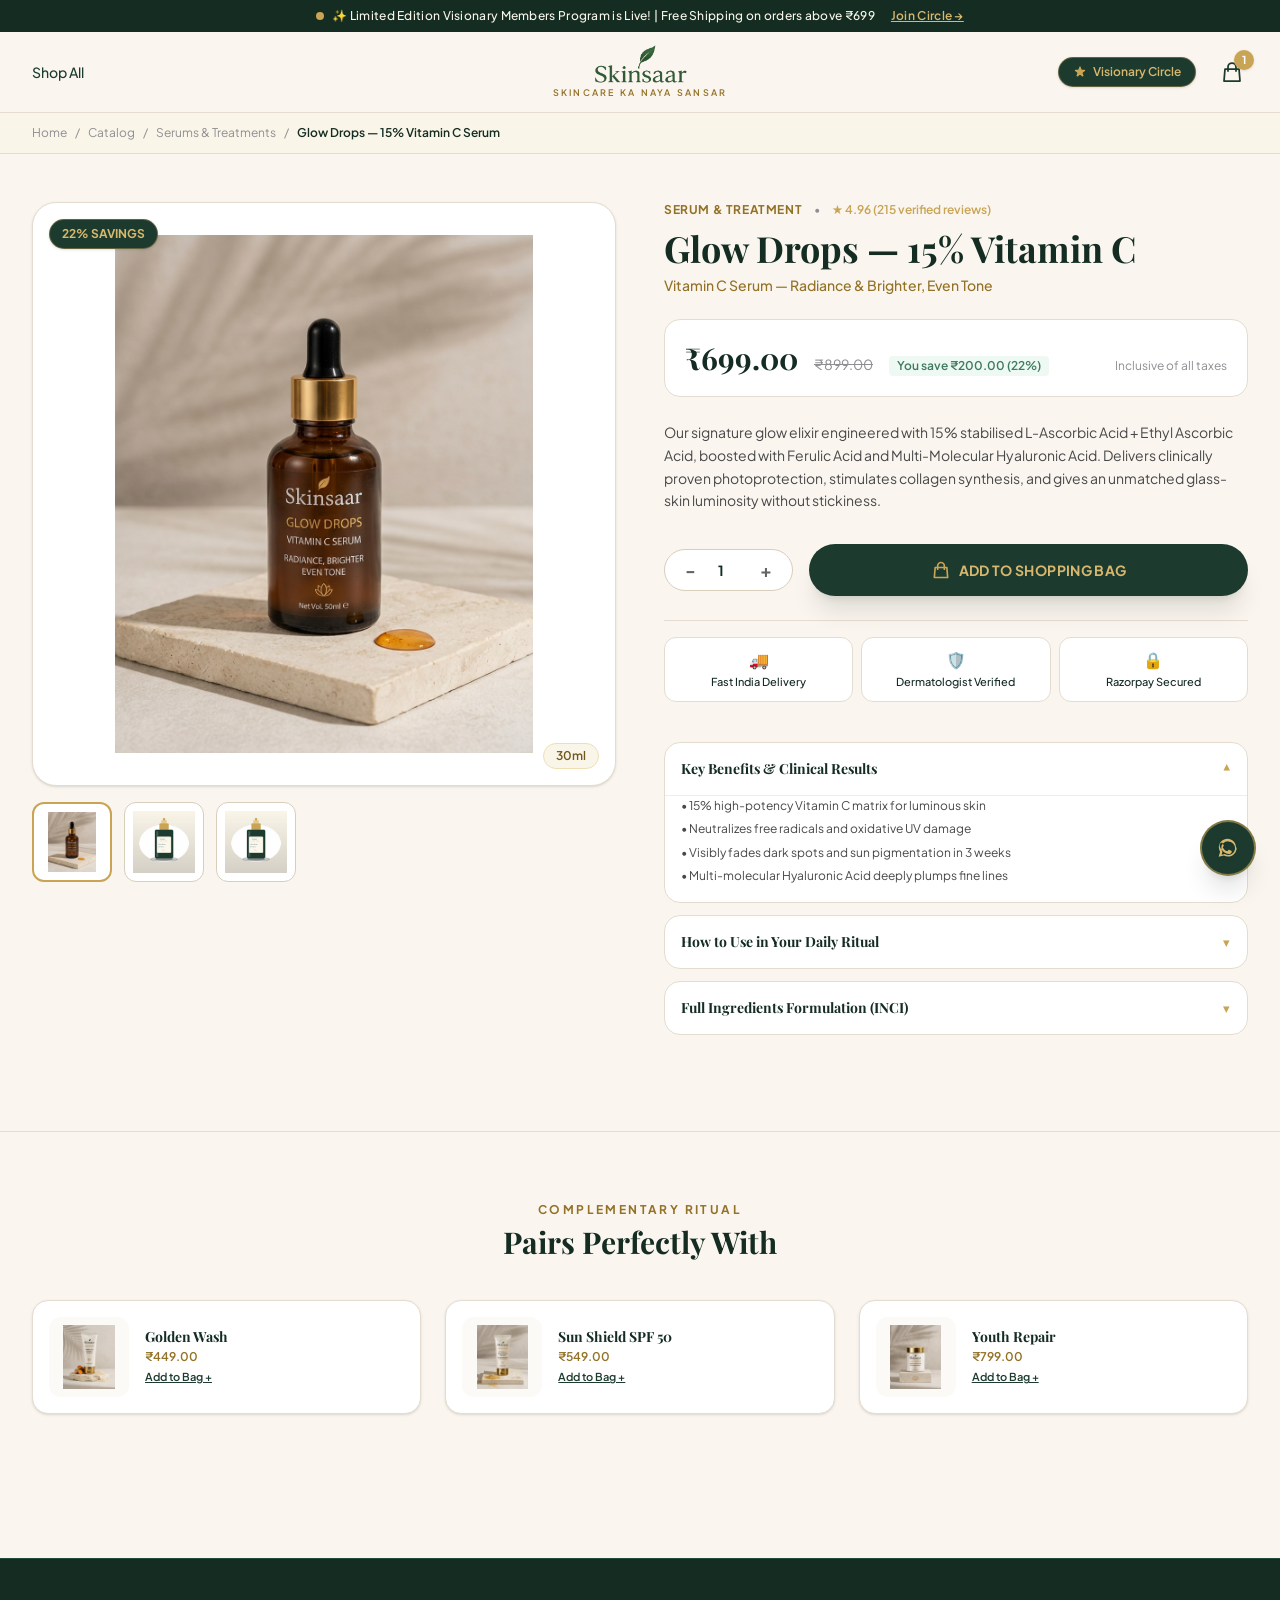
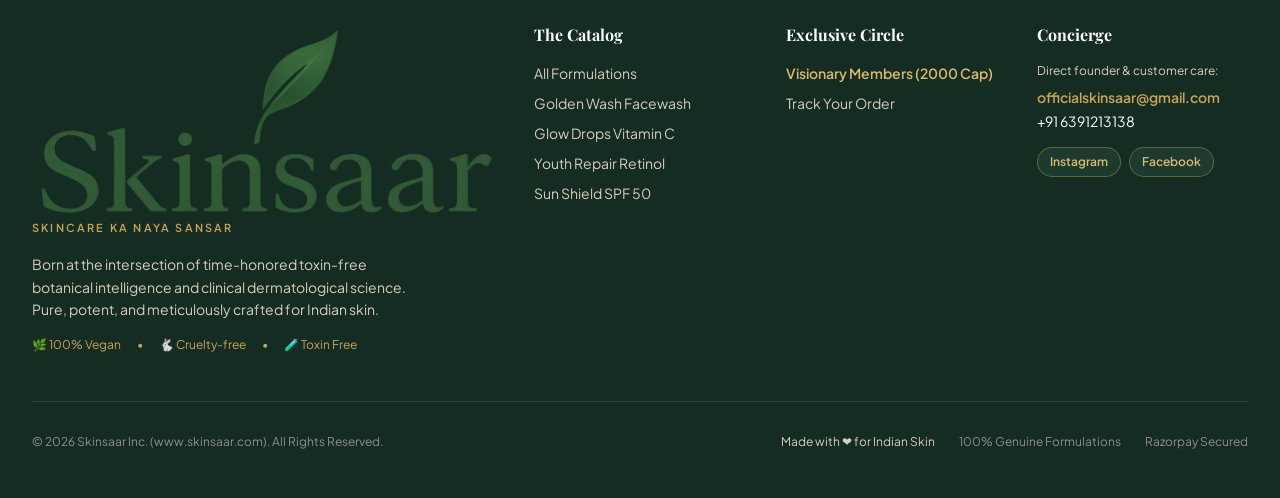
<file: product-detail.html>
<!DOCTYPE html>
<html lang="en" class="scroll-smooth">
<head>
    <meta charset="UTF-8">
    <meta name="viewport" content="width=device-width, initial-scale=1.0">
    <title>Glow Drops — 15% Vitamin C Serum | Skinsaar</title>
    <meta name="description" content="Glow Drops: 15% Stabilised Vitamin C + Ferulic Acid + Hyaluronic Acid serum engineered for Indian skin radiance and dark spot reduction.">
    
    <!-- Favicon & PWA Icons -->
    <link rel="icon" type="image/png" href="/favicon-96x96.png" sizes="96x96" />
    <link rel="icon" type="image/svg+xml" href="/favicon.svg" />
    <link rel="shortcut icon" href="/favicon.ico" />
    <link rel="apple-touch-icon" sizes="180x180" href="/apple-touch-icon.png" />
    <meta name="apple-mobile-web-app-title" content="Skinsaar" />
    <link rel="manifest" href="/site.webmanifest" />
    
    <!-- Google Fonts -->
    <link rel="preconnect" href="https://fonts.googleapis.com">
    <link rel="preconnect" href="https://fonts.gstatic.com" crossorigin>
    <link href="https://fonts.googleapis.com/css2?family=Alex+Brush&family=Cormorant+Garamond:ital,wght@0,400;0,500;0,600;0,700;1,400&family=Playfair+Display:ital,wght@0,400;0,500;0,600;0,700;1,400;1,600&family=Plus+Jakarta+Sans:wght@300;400;500;600;700&display=swap" rel="stylesheet">
    
    <!-- Tailwind Compiled CSS -->
    <link rel="stylesheet" href="css/app.css">
</head>
<body class="bg-[#FAF6EF] text-[#1D1D1F] font-sans antialiased selection:bg-[#C9A455] selection:text-white flex flex-col min-h-screen">

    <!-- Top Announcement Bar -->
    <div class="bg-[#142C22] text-[#FAF5E9] text-xs font-medium py-2 px-4 text-center tracking-wide relative overflow-hidden">
        <div class="flex items-center justify-center space-x-2">
            <span class="inline-block w-2 h-2 rounded-full bg-[#C9A455] animate-pulse"></span>
            <span>✨ Limited Edition Visionary Members Program is Live! | Free Shipping on orders above ₹699</span>
            <a href="visionary.html" class="underline text-[#D8B76E] hover:text-white ml-2 font-semibold">Join Circle &rarr;</a>
        </div>
    </div>

    <!-- Sticky Main Navigation Header -->
    <header class="sticky top-0 z-40 bg-[#FAF6EF]/90 backdrop-blur-md border-b border-[#E4DCD0] transition-all duration-300">
        <div class="max-w-7xl mx-auto px-4 sm:px-6 lg:px-8">
            <div class="grid grid-cols-[1fr_auto_1fr] items-center h-20">
                
                <!-- Left Column -->
                <div class="flex items-center justify-start">
                    <button type="button" id="mobile-menu-btn" class="md:hidden text-[#1C3B2E] hover:text-[#C9A455] p-2 -ml-2 focus:outline-none focus:ring-2 focus:ring-[#C9A455]/40 rounded-lg transition-colors" aria-label="Open Navigation Menu">
                        <svg class="w-6 h-6" fill="none" stroke="currentColor" viewBox="0 0 24 24">
                            <path stroke-linecap="round" stroke-linejoin="round" stroke-width="1.75" d="M4 6h16M4 12h16M4 18h16"/>
                        </svg>
                    </button>

                    <nav class="hidden md:flex items-center space-x-6">
                        <a href="products.html" class="text-sm font-medium text-[#1C3B2E] hover:text-[#C9A455] transition-colors duration-200">Shop All</a>
                    </nav>
                </div>

                <!-- Center Column: Brand Wordmark -->
                <div class="flex items-center justify-center text-center px-2">
                    <a href="index.html" class="group flex flex-col items-center justify-center py-1">
                        <img src="Web-Skinsaar-logo-transparent.png" alt="Skinsaar" class="h-10 sm:h-12 md:h-14 w-auto object-contain transition-transform duration-300 group-hover:scale-105">
                        <span class="block text-[9px] sm:text-[10.5px] tracking-[0.22em] sm:tracking-[0.25em] text-[#937126] uppercase font-sans font-semibold mt-0.5 whitespace-nowrap group-hover:text-[#C9A455] transition-colors duration-300">Skincare ka Naya Sansar</span>
                    </a>
                </div>

                <!-- Right Column -->
                <div class="flex items-center justify-end space-x-3 sm:space-x-5 text-[#1C3B2E]">
                    <a href="visionary.html" class="hidden lg:inline-flex items-center px-3.5 py-1.5 rounded-full text-xs font-semibold bg-[#1C3B2E] text-[#D8B76E] border border-[#C9A455]/40 hover:bg-[#142C22] hover:border-[#C9A455] transition-all duration-200 shadow-sm whitespace-nowrap">
                        <svg class="w-3.5 h-3.5 mr-1.5 text-[#C9A455]" fill="currentColor" viewBox="0 0 20 20">
                            <path d="M9.049 2.927c.3-.921 1.603-.921 1.902 0l1.07 3.292a1 1 0 00.95.69h3.462c.969 0 1.371 1.24.588 1.81l-2.8 2.034a1 1 0 00-.364 1.118l1.07 3.292c.3.921-.755 1.688-1.54 1.118l-2.8-2.034a1 1 0 00-1.175 0l-2.8 2.034c-.784.57-1.838-.197-1.539-1.118l1.07-3.292a1 1 0 00-.364-1.118L2.98 8.72c-.783-.57-.38-1.81.588-1.81h3.461a1 1 0 00.951-.69l1.07-3.292z"/>
                        </svg>
                        Visionary Circle
                    </a>

                    <a href="track-order.html" class="hover:text-[#C9A455] transition-colors p-1 hidden sm:block text-xs font-medium" title="Track Order">
                        Track Order
                    </a>

                    <button type="button" id="cart-drawer-btn" class="relative hover:text-[#C9A455] transition-colors p-1" aria-label="Open Cart Bag">
                        <svg class="w-6 h-6" fill="none" stroke="currentColor" viewBox="0 0 24 24">
                            <path stroke-linecap="round" stroke-linejoin="round" stroke-width="1.75" d="M16 11V7a4 4 0 00-8 0v4M5 9h14l1 12H4L5 9z"/>
                        </svg>
                        <span id="cart-badge-count" class="absolute -top-1.5 -right-1.5 bg-[#C9A455] text-white text-[11px] font-bold w-5 h-5 rounded-full flex items-center justify-center shadow-sm">
                            1
                        </span>
                    </button>
                </div>
            </div>
        </div>

        <!-- Mobile Menu -->
        <div id="mobile-menu" class="hidden md:hidden bg-[#FAF6EF] border-b border-[#E4DCD0] px-4 pt-3 pb-6 space-y-3">
            <a href="products.html" class="block py-2 text-base font-medium text-[#1C3B2E] border-b border-[#EBE4D8]">Shop All Formulations</a>
            <a href="index.html" class="block py-2 text-base font-medium text-[#1C3B2E] border-b border-[#EBE4D8]">Home</a>
            <a href="track-order.html" class="block py-2 text-base font-medium text-[#1C3B2E] border-b border-[#EBE4D8]">Track Order</a>
            <div class="py-2 flex items-center justify-between flex-wrap gap-2">
                <a href="visionary.html" class="inline-flex items-center px-3.5 py-1.5 rounded-full text-xs font-semibold bg-[#1C3B2E] text-[#D8B76E] border border-[#C9A455]/40 hover:bg-[#142C22] shadow-sm">
                    👑 Visionary Circle (2000 Cap)
                </a>
            </div>
        </div>
    </header>

    <main class="flex-grow">
        <!-- ==========================================================
             BREADCRUMBS
        ========================================================== -->
        <div class="bg-[#FAF5E9] border-b border-[#EEDEB2] py-3 text-xs text-[#8E8E93]">
            <div class="max-w-7xl mx-auto px-4 sm:px-6 lg:px-8 flex items-center space-x-2">
                <a href="index.html" class="hover:text-[#1C3B2E]">Home</a>
                <span>/</span>
                <a href="products.html" class="hover:text-[#1C3B2E]">Catalog</a>
                <span>/</span>
                <a href="products.html" class="hover:text-[#1C3B2E]">Serums & Treatments</a>
                <span>/</span>
                <span class="text-[#142C22] font-semibold truncate">Glow Drops — 15% Vitamin C Serum</span>
            </div>
        </div>

        <!-- ==========================================================
             PRODUCT DETAIL HERO
        ========================================================== -->
        <div class="max-w-7xl mx-auto px-4 sm:px-6 lg:px-8 py-12">
            <div class="grid grid-cols-1 lg:grid-cols-12 gap-12 items-start">
                
                <!-- Left: Image Gallery (6 Cols) -->
                <div class="lg:col-span-6 space-y-4">
                    <!-- Main Product Stage -->
                    <div class="bg-white rounded-3xl border border-[#E4DCD0] p-8 aspect-square flex items-center justify-center relative overflow-hidden shadow-sm">
                        <img id="main-product-image" src="images/GlowDrops.png" alt="Glow Drops — 15% Vitamin C Serum" class="w-full h-full object-contain transform transition-all duration-300">
                        
                        <span class="absolute top-4 left-4 bg-[#1C3B2E] text-[#D8B76E] text-xs font-bold px-3 py-1.5 rounded-full border border-[#C9A455]/40 shadow-sm">
                            22% SAVINGS
                        </span>

                        <span class="absolute bottom-4 right-4 bg-[#FAF5E9] text-[#73571A] text-xs font-semibold px-3 py-1 rounded-full border border-[#EEDEB2]">
                            30ml
                        </span>
                    </div>

                    <!-- Thumbnail Carousel (Interactive) -->
                    <div class="flex items-center space-x-3 overflow-x-auto pb-2">
                        <button type="button" data-src="images/GlowDrops.png" class="thumb-btn w-20 h-20 rounded-xl border-2 border-[#C9A455] bg-white p-2 flex-shrink-0 focus:outline-none transition-all">
                            <img src="images/GlowDrops.png" alt="Angle 1" class="w-full h-full object-contain">
                        </button>
                        <button type="button" data-src="images/products/glow-drops-2.webp" class="thumb-btn w-20 h-20 rounded-xl border border-[#D8CEBC] hover:border-[#C9A455] bg-white p-2 flex-shrink-0 focus:outline-none transition-all">
                            <img src="images/products/glow-drops-2.webp" alt="Angle 2" class="w-full h-full object-contain">
                        </button>
                        <button type="button" data-src="images/products/glow-drops-3.webp" class="thumb-btn w-20 h-20 rounded-xl border border-[#D8CEBC] hover:border-[#C9A455] bg-white p-2 flex-shrink-0 focus:outline-none transition-all">
                            <img src="images/products/glow-drops-3.webp" alt="Angle 3" class="w-full h-full object-contain">
                        </button>
                    </div>
                </div>

                <!-- Right: Product Purchase Panel (6 Cols) -->
                <div class="lg:col-span-6 space-y-6">
                    
                    <div>
                        <div class="flex items-center space-x-3 text-xs mb-2">
                            <span class="text-[#937126] font-bold uppercase tracking-wider">Serum & Treatment</span>
                            <span class="text-[#8E8E93]">•</span>
                            <span class="flex items-center text-[#C9A455] font-semibold">
                                ★ 4.96 (215 verified reviews)
                            </span>
                        </div>

                        <h1 class="font-serif text-3xl sm:text-4xl font-bold text-[#142C22] leading-tight">
                            Glow Drops — 15% Vitamin C
                        </h1>
                        
                        <p class="text-sm text-[#937126] font-medium mt-1">
                            Vitamin C Serum — Radiance & Brighter, Even Tone
                        </p>
                    </div>

                    <!-- Pricing Bar -->
                    <div class="bg-white p-5 rounded-2xl border border-[#E4DCD0] flex items-baseline space-x-4">
                        <span class="font-serif text-3xl font-bold text-[#142C22]">₹699.00</span>
                        <span class="text-sm line-through text-[#8E8E93]">₹899.00</span>
                        <span class="text-xs text-[#3E7A62] font-semibold bg-[#EEF9F4] px-2 py-0.5 rounded">You save ₹200.00 (22%)</span>
                        <span class="text-xs text-[#8E8E93] ml-auto">Inclusive of all taxes</span>
                    </div>

                    <!-- Description -->
                    <div class="text-sm text-[#48484A] leading-relaxed">
                        Our signature glow elixir engineered with 15% stabilised L-Ascorbic Acid + Ethyl Ascorbic Acid, boosted with Ferulic Acid and Multi-Molecular Hyaluronic Acid. Delivers clinically proven photoprotection, stimulates collagen synthesis, and gives an unmatched glass-skin luminosity without stickiness.
                    </div>

                    <!-- Quantity & Add to Cart Action -->
                    <div class="space-y-4 pt-2">
                        <div class="flex items-center space-x-4">
                            <!-- Quantity Stepper -->
                            <div class="flex items-center border border-[#D8CEBC] rounded-full bg-white px-3 py-1.5">
                                <button type="button" onclick="const input = document.getElementById('pdp-qty'); if(parseInt(input.value) > 1) input.value = parseInt(input.value) - 1;" class="text-lg text-[#636366] hover:text-[#142C22] px-2 font-bold focus:outline-none">-</button>
                                <input type="number" id="pdp-qty" value="1" min="1" max="10" class="w-12 text-center text-sm font-bold text-[#142C22] bg-transparent outline-none">
                                <button type="button" onclick="const input = document.getElementById('pdp-qty'); if(parseInt(input.value) < 10) input.value = parseInt(input.value) + 1;" class="text-lg text-[#636366] hover:text-[#142C22] px-2 font-bold focus:outline-none">+</button>
                            </div>

                            <!-- Add to Bag Primary CTA -->
                            <button type="button" data-add-to-cart="2" class="flex-1 px-8 py-4 rounded-full bg-[#1C3B2E] text-[#D8B76E] hover:bg-[#142C22] text-sm font-bold tracking-wide uppercase shadow-xl transition-all duration-200 transform hover:-translate-y-0.5 flex items-center justify-center space-x-2">
                                <svg class="w-5 h-5 text-[#C9A455]" fill="none" stroke="currentColor" viewBox="0 0 24 24">
                                    <path stroke-linecap="round" stroke-linejoin="round" stroke-width="2" d="M16 11V7a4 4 0 00-8 0v4M5 9h14l1 12H4L5 9z"/>
                                </svg>
                                <span>Add to Shopping Bag</span>
                            </button>
                        </div>
                    </div>

                    <!-- Trust Signals Strip -->
                    <div class="grid grid-cols-3 gap-2 pt-4 border-t border-[#E4DCD0] text-center text-[11px] text-[#636366]">
                        <div class="bg-white p-2.5 rounded-xl border border-[#E4DCD0]">
                            <span class="block text-base mb-0.5">🚚</span>
                            <span class="font-medium text-[#142C22]">Fast India Delivery</span>
                        </div>
                        <div class="bg-white p-2.5 rounded-xl border border-[#E4DCD0]">
                            <span class="block text-base mb-0.5">🛡️</span>
                            <span class="font-medium text-[#142C22]">Dermatologist Verified</span>
                        </div>
                        <div class="bg-white p-2.5 rounded-xl border border-[#E4DCD0]">
                            <span class="block text-base mb-0.5">🔒</span>
                            <span class="font-medium text-[#142C22]">Razorpay Secured</span>
                        </div>
                    </div>

                    <!-- Tabbed Accordions -->
                    <div class="space-y-3 pt-4">
                        
                        <!-- Tab 1: Key Benefits -->
                        <details class="group bg-white rounded-2xl border border-[#E4DCD0] overflow-hidden" open>
                            <summary class="flex items-center justify-between p-4 cursor-pointer font-serif font-bold text-sm text-[#142C22] select-none">
                                <span>Key Benefits & Clinical Results</span>
                                <span class="text-[#C9A455] transform group-open:rotate-180 transition-transform">▼</span>
                            </summary>
                            <div class="p-4 pt-0 text-xs text-[#48484A] leading-relaxed border-t border-[#F3ECE0] space-y-1">
                                <p>• 15% high-potency Vitamin C matrix for luminous skin</p>
                                <p>• Neutralizes free radicals and oxidative UV damage</p>
                                <p>• Visibly fades dark spots and sun pigmentation in 3 weeks</p>
                                <p>• Multi-molecular Hyaluronic Acid deeply plumps fine lines</p>
                            </div>
                        </details>

                        <!-- Tab 2: How to Use -->
                        <details class="group bg-white rounded-2xl border border-[#E4DCD0] overflow-hidden">
                            <summary class="flex items-center justify-between p-4 cursor-pointer font-serif font-bold text-sm text-[#142C22] select-none">
                                <span>How to Use in Your Daily Ritual</span>
                                <span class="text-[#C9A455] transform group-open:rotate-180 transition-transform">▼</span>
                            </summary>
                            <div class="p-4 pt-0 text-xs text-[#48484A] leading-relaxed border-t border-[#F3ECE0] space-y-1">
                                <p>1. Apply 3-4 drops onto cleansed, slightly damp face and neck.</p>
                                <p>2. Gently press and pat into skin until fully absorbed.</p>
                                <p>3. Follow with your favorite moisturizer and Sun Shield SPF 50 sunscreen in the morning.</p>
                            </div>
                        </details>

                        <!-- Tab 3: Ingredients List -->
                        <details class="group bg-white rounded-2xl border border-[#E4DCD0] overflow-hidden">
                            <summary class="flex items-center justify-between p-4 cursor-pointer font-serif font-bold text-sm text-[#142C22] select-none">
                                <span>Full Ingredients Formulation (INCI)</span>
                                <span class="text-[#C9A455] transform group-open:rotate-180 transition-transform">▼</span>
                            </summary>
                            <div class="p-4 pt-0 text-xs font-mono text-[#636366] leading-relaxed border-t border-[#F3ECE0]">
                                Aqua, 3-O-Ethyl Ascorbic Acid (10%), L-Ascorbic Acid (5%), Sodium Hyaluronate (Multi-Molecular Hyaluronic Acid), Ferulic Acid (0.5%), Tocopherol (Vitamin E), Terminalia Ferdinandiana (Kakadu Plum) Fruit Extract, Propanediol, Citrus Aurantium Dulcis Fruit Water, Sodium Polyacryloyldimethyl Taurate, Triethylene Glycol, Disodium EDTA.
                            </div>
                        </details>

                    </div>

                </div>

            </div>
        </div>

        <!-- Sticky Mobile Add to Cart Bar -->
        <div class="lg:hidden fixed bottom-0 inset-x-0 z-30 bg-white/95 backdrop-blur-md border-t border-[#E4DCD0] p-3 shadow-2xl">
            <div class="flex items-center justify-between space-x-3">
                <div>
                    <span class="block text-[11px] text-[#8E8E93] truncate max-w-[140px]">Glow Drops — 15% Vitamin C</span>
                    <span class="font-serif text-lg font-bold text-[#142C22]">₹699.00</span>
                </div>
                <button type="button" data-add-to-cart="2" class="flex-1 py-3 rounded-full bg-[#1C3B2E] text-[#D8B76E] text-xs font-bold uppercase tracking-wider shadow-md">
                    + Add to Bag
                </button>
            </div>
        </div>

        <!-- ==========================================================
             RELATED FORMULATIONS
        ========================================================== -->
        <section class="max-w-7xl mx-auto px-4 sm:px-6 lg:px-8 py-16 border-t border-[#E4DCD0] mt-12">
            <div class="text-center max-w-xl mx-auto mb-10">
                <span class="text-xs font-bold tracking-[0.2em] text-[#937126] uppercase">Complementary Ritual</span>
                <h2 class="font-serif text-2xl sm:text-3xl font-bold text-[#142C22] mt-1">Pairs Perfectly With</h2>
            </div>

            <div class="grid grid-cols-1 sm:grid-cols-3 gap-6">
                
                <div class="bg-white p-4 rounded-2xl border border-[#E4DCD0] shadow-sm flex items-center space-x-4">
                    <a href="product-detail.html" class="w-20 h-20 bg-[#FCFAF7] rounded-xl flex-shrink-0 p-2">
                        <img src="images/GoldenWash.png" alt="Golden Wash" class="w-full h-full object-contain">
                    </a>
                    <div class="flex-1 min-w-0">
                        <h4 class="font-serif font-bold text-sm text-[#142C22] truncate">
                            <a href="product-detail.html">Golden Wash</a>
                        </h4>
                        <p class="text-xs text-[#937126] font-semibold mt-0.5">₹449.00</p>
                        <button type="button" data-add-to-cart="1" class="text-[11px] text-[#1C3B2E] font-semibold underline mt-1 block">Add to Bag +</button>
                    </div>
                </div>

                <div class="bg-white p-4 rounded-2xl border border-[#E4DCD0] shadow-sm flex items-center space-x-4">
                    <a href="product-detail.html" class="w-20 h-20 bg-[#FCFAF7] rounded-xl flex-shrink-0 p-2">
                        <img src="images/SunShield.png" alt="Sun Shield SPF 50" class="w-full h-full object-contain">
                    </a>
                    <div class="flex-1 min-w-0">
                        <h4 class="font-serif font-bold text-sm text-[#142C22] truncate">
                            <a href="product-detail.html">Sun Shield SPF 50</a>
                        </h4>
                        <p class="text-xs text-[#937126] font-semibold mt-0.5">₹549.00</p>
                        <button type="button" data-add-to-cart="4" class="text-[11px] text-[#1C3B2E] font-semibold underline mt-1 block">Add to Bag +</button>
                    </div>
                </div>

                <div class="bg-white p-4 rounded-2xl border border-[#E4DCD0] shadow-sm flex items-center space-x-4">
                    <a href="product-detail.html" class="w-20 h-20 bg-[#FCFAF7] rounded-xl flex-shrink-0 p-2">
                        <img src="images/YouthRepair.png" alt="Youth Repair" class="w-full h-full object-contain">
                    </a>
                    <div class="flex-1 min-w-0">
                        <h4 class="font-serif font-bold text-sm text-[#142C22] truncate">
                            <a href="product-detail.html">Youth Repair</a>
                        </h4>
                        <p class="text-xs text-[#937126] font-semibold mt-0.5">₹799.00</p>
                        <button type="button" data-add-to-cart="3" class="text-[11px] text-[#1C3B2E] font-semibold underline mt-1 block">Add to Bag +</button>
                    </div>
                </div>

            </div>
        </section>
    </main>

    <!-- Slide-Over Shopping Bag Drawer -->
    <div id="cart-drawer" class="fixed inset-0 z-50 overflow-hidden pointer-events-none transition-opacity duration-300 opacity-0">
        <div id="cart-backdrop" class="absolute inset-0 bg-[#0D1A14]/60 backdrop-blur-sm transition-opacity"></div>
        <div class="fixed inset-y-0 right-0 max-w-full flex pl-10">
            <div id="cart-panel" class="w-screen max-w-md bg-[#FAF6EF] shadow-2xl flex flex-col pointer-events-auto transform translate-x-full transition-transform duration-300 ease-in-out border-l border-[#E4DCD0]">
                <div class="p-5 border-b border-[#E4DCD0] flex items-center justify-between bg-white">
                    <div class="flex items-center space-x-2">
                        <h2 class="font-serif text-xl font-bold text-[#142C22]">Shopping Bag</h2>
                        <span id="drawer-item-count" class="text-xs bg-[#FAF5E9] text-[#937126] font-semibold px-2 py-0.5 rounded-full border border-[#EEDEB2]">1 item</span>
                    </div>
                    <button type="button" id="cart-close-btn" class="text-[#8E8E93] hover:text-[#1C3B2E] p-1.5 rounded-lg focus:outline-none">
                        <svg class="w-6 h-6" fill="none" stroke="currentColor" viewBox="0 0 24 24">
                            <path stroke-linecap="round" stroke-linejoin="round" stroke-width="2" d="M6 18L18 6M6 6l12 12"/>
                        </svg>
                    </button>
                </div>
                <div id="free-shipping-container" class="bg-[#FAF5E9] px-5 py-3 border-b border-[#EEDEB2] text-xs">
                    <p id="free-shipping-text" class="text-[#73571A] font-medium mb-1.5">Add ₹699 for Free Delivery across India</p>
                    <div class="w-full bg-[#EBE4D8] rounded-full h-1.5 overflow-hidden">
                        <div id="free-shipping-bar" class="bg-[#C9A455] h-1.5 rounded-full transition-all duration-300" style="width: 100%"></div>
                    </div>
                </div>
                <div id="drawer-items-list" class="flex-1 overflow-y-auto p-5 space-y-4"></div>
                <div id="drawer-footer" class="p-5 border-t border-[#E4DCD0] bg-white space-y-4">
                    <form id="drawer-coupon-form" class="flex space-x-2">
                        <input type="text" id="drawer-coupon-code" placeholder="Promo code (e.g. WELCOME10)" class="flex-1 uppercase text-xs px-3 py-2 border border-[#D8CEBC] rounded-md focus:ring-1 focus:ring-[#C9A455] focus:border-[#C9A455] outline-none">
                        <button type="submit" class="px-4 py-2 bg-[#FAF5E9] border border-[#C9A455] text-[#937126] text-xs font-semibold rounded-md hover:bg-[#C9A455] hover:text-white transition-colors">Apply</button>
                    </form>
                    <div id="drawer-coupon-applied" class="hidden text-xs text-[#3E7A62] bg-[#EEF9F4] p-2 rounded flex items-center justify-between">
                        <span id="drawer-coupon-name">Coupon Applied</span>
                        <button type="button" id="drawer-remove-coupon" class="text-red-500 hover:underline font-medium">Remove</button>
                    </div>
                    <div class="space-y-1.5 text-xs text-[#636366]">
                        <div class="flex justify-between">
                            <span>Subtotal</span>
                            <span id="drawer-subtotal" class="font-medium text-[#1D1D1F]">₹699.00</span>
                        </div>
                        <div id="drawer-discount-row" class="flex justify-between text-[#3E7A62] hidden">
                            <span>Discount</span>
                            <span id="drawer-discount">-₹0.00</span>
                        </div>
                        <div class="flex justify-between">
                            <span>Estimated Shipping</span>
                            <span id="drawer-shipping" class="font-medium text-[#3E7A62]">FREE</span>
                        </div>
                        <div class="flex justify-between text-sm font-bold text-[#142C22] pt-2 border-t border-[#E4DCD0]">
                            <span>Total</span>
                            <span id="drawer-total">₹699.00</span>
                        </div>
                    </div>
                    <button type="button" onclick="alert('Demo Mode: In production, this opens the secure Razorpay Checkout.')" class="w-full flex items-center justify-center px-6 py-3.5 rounded-full bg-[#1C3B2E] text-[#D8B76E] hover:bg-[#142C22] text-sm font-bold tracking-wide uppercase shadow-lg transition-all duration-200 group">
                        <span>Proceed to Checkout</span>
                        <svg class="w-4 h-4 ml-2 group-hover:translate-x-1 transition-transform" fill="none" stroke="currentColor" viewBox="0 0 24 24">
                            <path stroke-linecap="round" stroke-linejoin="round" stroke-width="2" d="M14 5l7 7m0 0l-7 7m7-7H3"/>
                        </svg>
                    </button>
                    <div class="flex items-center justify-center space-x-4 text-[10px] text-[#8E8E93] pt-1">
                        <span class="flex items-center">🔒 256-bit SSL Secure</span>
                        <span>•</span>
                        <span>⚡ Razorpay Fast Checkout</span>
                    </div>
                </div>
            </div>
        </div>
    </div>

    <!-- Luxury Brand Footer -->
    <footer class="bg-[#142C22] text-[#FAF5E9] pt-16 pb-12 border-t border-[#244C3B] mt-20">
        <div class="max-w-7xl mx-auto px-4 sm:px-6 lg:px-8">
            <div class="grid grid-cols-1 md:grid-cols-2 lg:grid-cols-5 gap-10 pb-12 border-b border-[#244C3B]">
                <div class="lg:col-span-2 space-y-4">
                    <a href="index.html" class="group inline-block">
                        <img src="Web-Skinsaar-logo-transparent.png" alt="Skinsaar" class="h-11 sm:h-12 w-auto object-contain brightness-0 invert opacity-95 group-hover:opacity-100 transition-opacity">
                        <span class="block text-[11px] tracking-[0.2em] text-[#C9A455] uppercase font-semibold mt-1.5">Skincare ka Naya Sansar</span>
                    </a>
                    <p class="text-sm text-[#D8CEBC] leading-relaxed max-w-sm">
                        Born at the intersection of time-honored toxin-free botanical intelligence and clinical dermatological science. Pure, potent, and meticulously crafted for Indian skin.
                    </p>
                    <div class="flex items-center space-x-4 text-xs text-[#C9A455]">
                        <span class="flex items-center">🌿 100% Vegan</span>
                        <span>•</span>
                        <span>🐇 Cruelty-free</span>
                        <span>•</span>
                        <span>🧪 Toxin Free</span>
                    </div>
                </div>
                <div>
                    <h3 class="font-serif text-base font-bold text-white mb-4">The Catalog</h3>
                    <ul class="space-y-2.5 text-sm text-[#D8CEBC]">
                        <li><a href="products.html" class="hover:text-[#C9A455] transition-colors">All Formulations</a></li>
                        <li><a href="products.html" class="hover:text-[#C9A455] transition-colors">Golden Wash Facewash</a></li>
                        <li><a href="product-detail.html" class="hover:text-[#C9A455] transition-colors">Glow Drops Vitamin C</a></li>
                        <li><a href="products.html" class="hover:text-[#C9A455] transition-colors">Youth Repair Retinol</a></li>
                        <li><a href="products.html" class="hover:text-[#C9A455] transition-colors">Sun Shield SPF 50</a></li>
                    </ul>
                </div>
                <div>
                    <h3 class="font-serif text-base font-bold text-white mb-4">Exclusive Circle</h3>
                    <ul class="space-y-2.5 text-sm text-[#D8CEBC]">
                        <li><a href="visionary.html" class="hover:text-[#C9A455] font-semibold text-[#D8B76E] transition-colors">Visionary Members (2000 Cap)</a></li>
                        <li><a href="track-order.html" class="hover:text-[#C9A455] transition-colors">Track Your Order</a></li>
                    </ul>
                </div>
                <div>
                    <h3 class="font-serif text-base font-bold text-white mb-4">Concierge</h3>
                    <p class="text-xs text-[#D8CEBC] mb-2">Direct founder & customer care:</p>
                    <p class="text-sm font-semibold text-[#C9A455] mb-1">
                        <a href="mailto:officialskinsaar@gmail.com" class="hover:underline">officialskinsaar@gmail.com</a>
                    </p>
                    <p class="text-sm text-white mb-3">
                        <a href="tel:+916391213138" class="hover:underline">+91 6391213138</a>
                    </p>
                    <div class="flex items-center space-x-2 pt-1">
                        <a href="https://instagram.com/skinsaar.official" target="_blank" rel="noopener noreferrer" class="inline-flex items-center text-xs font-semibold px-3 py-1.5 rounded-full bg-[#1C3B2E] text-[#D8B76E] border border-[#C9A455]/40 hover:bg-[#244C3B] hover:border-[#C9A455] transition-colors" title="Instagram">Instagram</a>
                        <a href="https://facebook.com/skinsaar.official" target="_blank" rel="noopener noreferrer" class="inline-flex items-center text-xs font-semibold px-3 py-1.5 rounded-full bg-[#1C3B2E] text-[#D8B76E] border border-[#C9A455]/40 hover:bg-[#244C3B] hover:border-[#C9A455] transition-colors" title="Facebook">Facebook</a>
                    </div>
                </div>
            </div>
            <div class="pt-8 flex flex-col md:flex-row items-center justify-between text-xs text-[#8E8E93] space-y-4 md:space-y-0">
                <p>&copy; 2026 Skinsaar Inc. (www.skinsaar.com). All Rights Reserved.</p>
                <div class="flex items-center space-x-6">
                    <span class="text-[#D8CEBC]">Made with ❤️ for Indian Skin</span>
                    <span>100% Genuine Formulations</span>
                    <span>Razorpay Secured</span>
                </div>
            </div>
        </div>
    </footer>

    <!-- Floating Action Button (WhatsApp) -->
    <a href="https://wa.me/916391213138" target="_blank" rel="noopener noreferrer" 
       class="fixed bottom-20 sm:bottom-6 right-5 sm:right-6 z-40 w-13 h-13 sm:w-14 sm:h-14 rounded-full bg-[#1C3B2E] text-[#D8B76E] hover:bg-[#142C22] hover:text-[#C9A455] border-2 border-[#C9A455]/60 hover:border-[#C9A455] shadow-xl hover:shadow-2xl flex items-center justify-center hover:scale-105 active:scale-95 transition-all duration-300 group focus:outline-none focus:ring-4 focus:ring-[#C9A455]/30" 
       title="Chat with Concierge on WhatsApp" 
       aria-label="Chat with Skinsaar Concierge on WhatsApp">
        <svg class="w-6 h-6 sm:w-7 sm:h-7 fill-current drop-shadow-sm text-[#D8B76E] group-hover:text-[#C9A455] transition-colors" viewBox="0 0 24 24">
            <path d="M12.031 6.172c-3.181 0-5.767 2.586-5.768 5.766-.001 1.298.38 2.27 1.019 3.287l-.711 2.598 2.664-.698c.97.549 1.932.846 3.03.847 3.182 0 5.768-2.587 5.768-5.766.001-3.181-2.585-5.767-5.767-5.767zm7.39 5.765c-.002 4.075-3.318 7.391-7.391 7.391-1.29 0-2.502-.336-3.565-.929l-4.465 1.171 1.192-4.354c-.696-1.127-1.064-2.434-1.064-3.779 0-4.074 3.317-7.39 7.39-7.39 4.074 0 7.391 3.317 7.391 7.391zm-4.707 2.378c-.255-.128-1.508-.744-1.741-.829-.234-.085-.404-.128-.574.128-.171.256-.659.829-.808.999-.149.171-.298.192-.553.064s-1.077-.397-2.052-1.266c-.759-.677-1.272-1.513-1.421-1.769-.149-.256-.016-.394.112-.521.115-.115.255-.298.383-.447.128-.149.17-.255.255-.425.085-.171.043-.32-.021-.447s-.574-1.382-.787-1.893c-.208-.499-.419-.431-.574-.439l-.49-.009c-.17 0-.447.064-.681.319-.234.256-.893.872-.893 2.127s.915 2.467 1.042 2.637c.128.17 1.8 2.748 4.361 3.854.609.263 1.085.42 1.456.538.612.195 1.169.167 1.609.102.491-.073 1.508-.617 1.721-1.212.213-.596.213-1.106.149-1.213-.064-.106-.234-.17-.489-.298z"/>
        </svg>
    </a>

    <!-- App Scripts -->
    <script src="js/app.js"></script>
</body>
</html>
</file>
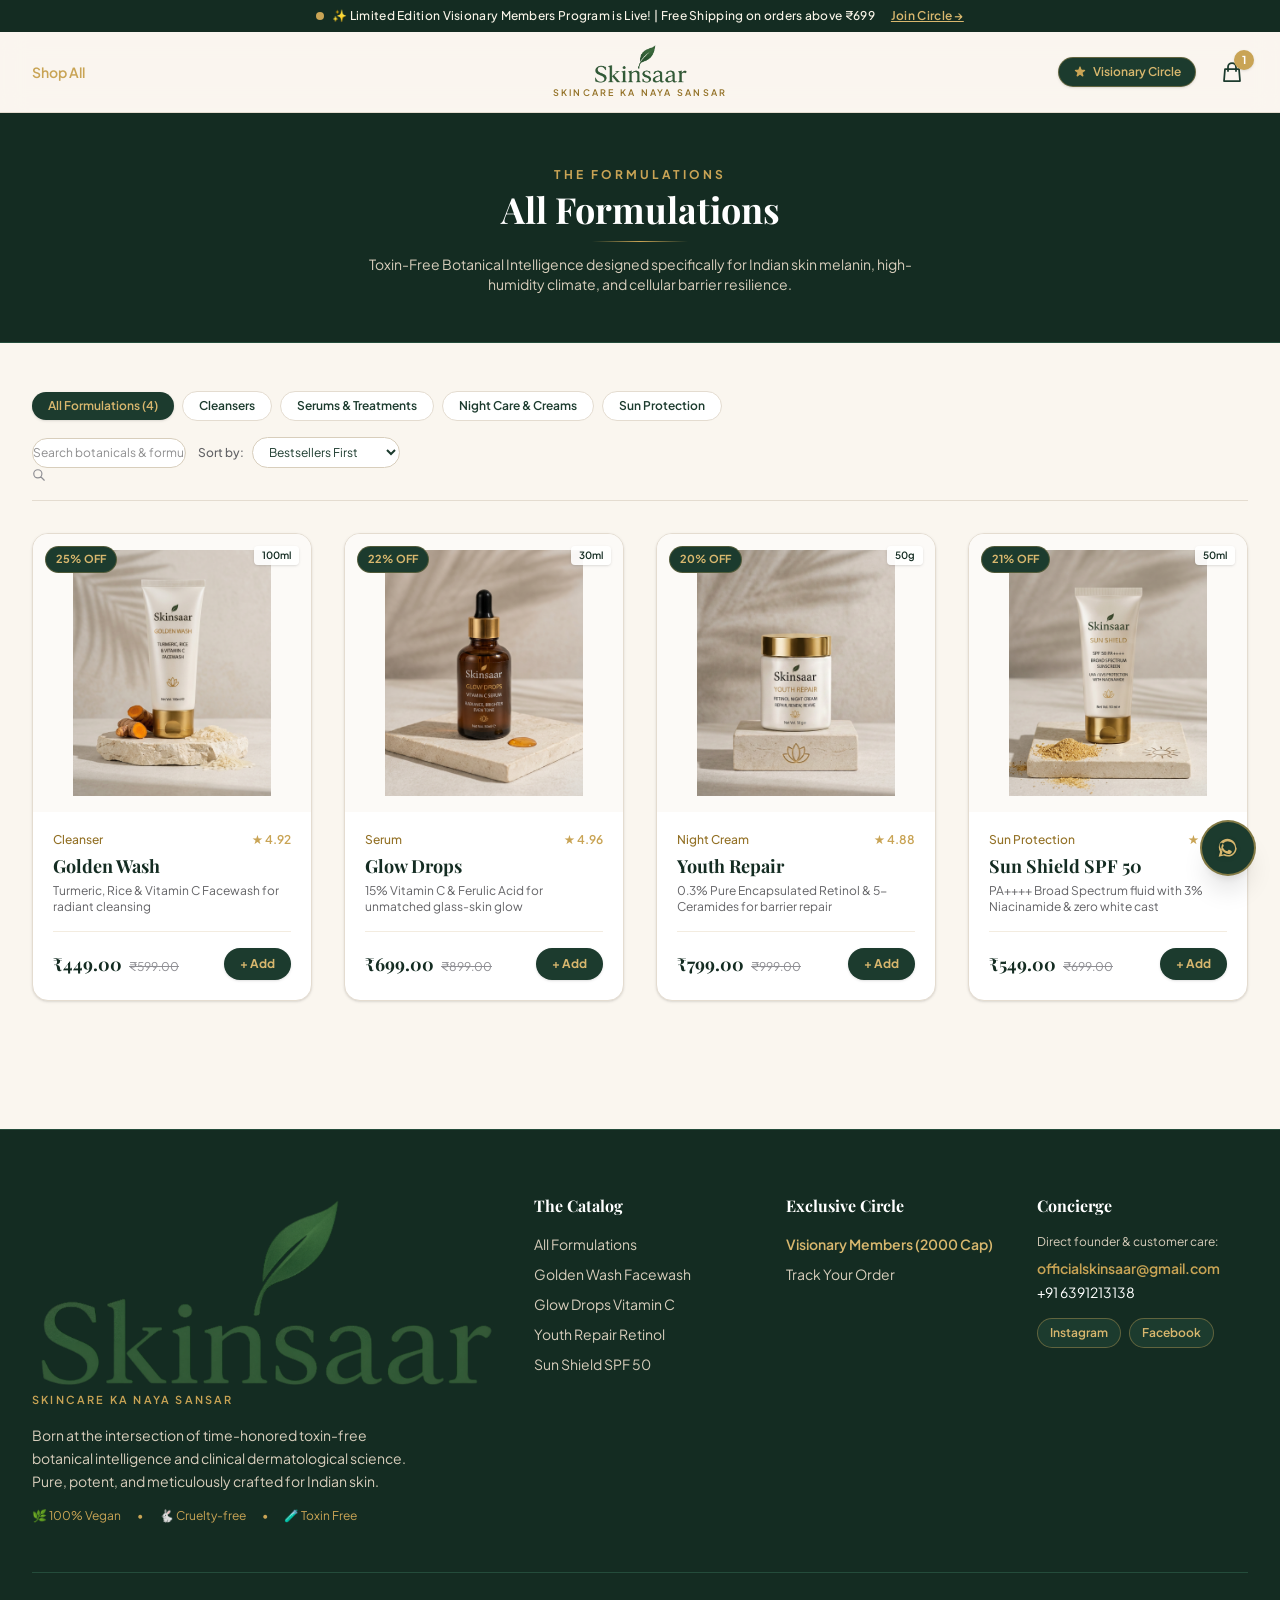
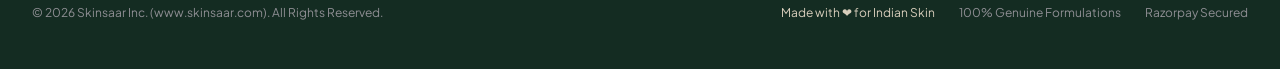
<file: products.html>
<!DOCTYPE html>
<html lang="en" class="scroll-smooth">
<head>
    <meta charset="UTF-8">
    <meta name="viewport" content="width=device-width, initial-scale=1.0">
    <title>All Formulations — Skinsaar | Potent Toxin-Free Dermatology</title>
    <meta name="description" content="Discover Skinsaar's potent skincare formulations engineered with pure clinical actives and toxin-free botanical intelligence.">
    
    <!-- Favicon & PWA Icons -->
    <link rel="icon" type="image/png" href="/favicon-96x96.png" sizes="96x96" />
    <link rel="icon" type="image/svg+xml" href="/favicon.svg" />
    <link rel="shortcut icon" href="/favicon.ico" />
    <link rel="apple-touch-icon" sizes="180x180" href="/apple-touch-icon.png" />
    <meta name="apple-mobile-web-app-title" content="Skinsaar" />
    <link rel="manifest" href="/site.webmanifest" />
    
    <!-- Google Fonts -->
    <link rel="preconnect" href="https://fonts.googleapis.com">
    <link rel="preconnect" href="https://fonts.gstatic.com" crossorigin>
    <link href="https://fonts.googleapis.com/css2?family=Alex+Brush&family=Cormorant+Garamond:ital,wght@0,400;0,500;0,600;0,700;1,400&family=Playfair+Display:ital,wght@0,400;0,500;0,600;0,700;1,400;1,600&family=Plus+Jakarta+Sans:wght@300;400;500;600;700&display=swap" rel="stylesheet">
    
    <!-- Tailwind Compiled CSS -->
    <link rel="stylesheet" href="css/app.css">
</head>
<body class="bg-[#FAF6EF] text-[#1D1D1F] font-sans antialiased selection:bg-[#C9A455] selection:text-white flex flex-col min-h-screen">

    <!-- Top Announcement Bar -->
    <div class="bg-[#142C22] text-[#FAF5E9] text-xs font-medium py-2 px-4 text-center tracking-wide relative overflow-hidden">
        <div class="flex items-center justify-center space-x-2">
            <span class="inline-block w-2 h-2 rounded-full bg-[#C9A455] animate-pulse"></span>
            <span>✨ Limited Edition Visionary Members Program is Live! | Free Shipping on orders above ₹699</span>
            <a href="visionary.html" class="underline text-[#D8B76E] hover:text-white ml-2 font-semibold">Join Circle &rarr;</a>
        </div>
    </div>

    <!-- Sticky Main Navigation Header -->
    <header class="sticky top-0 z-40 bg-[#FAF6EF]/90 backdrop-blur-md border-b border-[#E4DCD0] transition-all duration-300">
        <div class="max-w-7xl mx-auto px-4 sm:px-6 lg:px-8">
            <div class="grid grid-cols-[1fr_auto_1fr] items-center h-20">
                
                <!-- Left Column -->
                <div class="flex items-center justify-start">
                    <button type="button" id="mobile-menu-btn" class="md:hidden text-[#1C3B2E] hover:text-[#C9A455] p-2 -ml-2 focus:outline-none focus:ring-2 focus:ring-[#C9A455]/40 rounded-lg transition-colors" aria-label="Open Navigation Menu">
                        <svg class="w-6 h-6" fill="none" stroke="currentColor" viewBox="0 0 24 24">
                            <path stroke-linecap="round" stroke-linejoin="round" stroke-width="1.75" d="M4 6h16M4 12h16M4 18h16"/>
                        </svg>
                    </button>

                    <nav class="hidden md:flex items-center space-x-6">
                        <a href="products.html" class="text-sm font-semibold text-[#C9A455] transition-colors duration-200">Shop All</a>
                    </nav>
                </div>

                <!-- Center Column: Brand Wordmark -->
                <div class="flex items-center justify-center text-center px-2">
                    <a href="index.html" class="group flex flex-col items-center justify-center py-1">
                        <img src="Web-Skinsaar-logo-transparent.png" alt="Skinsaar" class="h-10 sm:h-12 md:h-14 w-auto object-contain transition-transform duration-300 group-hover:scale-105">
                        <span class="block text-[9px] sm:text-[10.5px] tracking-[0.22em] sm:tracking-[0.25em] text-[#937126] uppercase font-sans font-semibold mt-0.5 whitespace-nowrap group-hover:text-[#C9A455] transition-colors duration-300">Skincare ka Naya Sansar</span>
                    </a>
                </div>

                <!-- Right Column -->
                <div class="flex items-center justify-end space-x-3 sm:space-x-5 text-[#1C3B2E]">
                    <a href="visionary.html" class="hidden lg:inline-flex items-center px-3.5 py-1.5 rounded-full text-xs font-semibold bg-[#1C3B2E] text-[#D8B76E] border border-[#C9A455]/40 hover:bg-[#142C22] hover:border-[#C9A455] transition-all duration-200 shadow-sm whitespace-nowrap">
                        <svg class="w-3.5 h-3.5 mr-1.5 text-[#C9A455]" fill="currentColor" viewBox="0 0 20 20">
                            <path d="M9.049 2.927c.3-.921 1.603-.921 1.902 0l1.07 3.292a1 1 0 00.95.69h3.462c.969 0 1.371 1.24.588 1.81l-2.8 2.034a1 1 0 00-.364 1.118l1.07 3.292c.3.921-.755 1.688-1.54 1.118l-2.8-2.034a1 1 0 00-1.175 0l-2.8 2.034c-.784.57-1.838-.197-1.539-1.118l1.07-3.292a1 1 0 00-.364-1.118L2.98 8.72c-.783-.57-.38-1.81.588-1.81h3.461a1 1 0 00.951-.69l1.07-3.292z"/>
                        </svg>
                        Visionary Circle
                    </a>

                    <a href="track-order.html" class="hover:text-[#C9A455] transition-colors p-1 hidden sm:block text-xs font-medium" title="Track Order">
                        Track Order
                    </a>

                    <button type="button" id="cart-drawer-btn" class="relative hover:text-[#C9A455] transition-colors p-1" aria-label="Open Cart Bag">
                        <svg class="w-6 h-6" fill="none" stroke="currentColor" viewBox="0 0 24 24">
                            <path stroke-linecap="round" stroke-linejoin="round" stroke-width="1.75" d="M16 11V7a4 4 0 00-8 0v4M5 9h14l1 12H4L5 9z"/>
                        </svg>
                        <span id="cart-badge-count" class="absolute -top-1.5 -right-1.5 bg-[#C9A455] text-white text-[11px] font-bold w-5 h-5 rounded-full flex items-center justify-center shadow-sm">
                            1
                        </span>
                    </button>
                </div>
            </div>
        </div>

        <!-- Mobile Menu -->
        <div id="mobile-menu" class="hidden md:hidden bg-[#FAF6EF] border-b border-[#E4DCD0] px-4 pt-3 pb-6 space-y-3">
            <a href="products.html" class="block py-2 text-base font-semibold text-[#C9A455] border-b border-[#EBE4D8]">Shop All Formulations</a>
            <a href="index.html" class="block py-2 text-base font-medium text-[#1C3B2E] border-b border-[#EBE4D8]">Home</a>
            <a href="track-order.html" class="block py-2 text-base font-medium text-[#1C3B2E] border-b border-[#EBE4D8]">Track Order</a>
            <div class="py-2 flex items-center justify-between flex-wrap gap-2">
                <a href="visionary.html" class="inline-flex items-center px-3.5 py-1.5 rounded-full text-xs font-semibold bg-[#1C3B2E] text-[#D8B76E] border border-[#C9A455]/40 hover:bg-[#142C22] shadow-sm">
                    👑 Visionary Circle (2000 Cap)
                </a>
            </div>
        </div>
    </header>

    <main class="flex-grow">
        <!-- ==========================================================
             CATALOG HEADER
        ========================================================== -->
        <div class="bg-[#142C22] text-[#FAF5E9] py-12 border-b border-[#244C3B]">
            <div class="max-w-7xl mx-auto px-4 sm:px-6 lg:px-8 text-center">
                <span class="text-xs font-bold tracking-[0.25em] text-[#C9A455] uppercase font-sans">The Formulations</span>
                <h1 class="font-serif text-3xl sm:text-4xl font-bold text-white mt-1 mb-2">
                    All Formulations
                </h1>
                <div class="gold-hairline w-24 mx-auto my-3"></div>
                <p class="text-xs sm:text-sm text-[#D8CEBC] max-w-xl mx-auto">
                    Toxin-Free Botanical Intelligence designed specifically for Indian skin melanin, high-humidity climate, and cellular barrier resilience.
                </p>
            </div>
        </div>

        <!-- ==========================================================
             FILTER BAR & CATALOG GRID
        ========================================================== -->
        <div class="max-w-7xl mx-auto px-4 sm:px-6 lg:px-8 py-12">
            
            <!-- Filter Controls, Search & Category Pills -->
            <div class="flex flex-col lg:flex-row lg:items-center justify-between gap-4 pb-8 border-b border-[#E4DCD0] mb-8">
                
                <!-- Category Filter Pills (Interactive) -->
                <div class="flex flex-wrap items-center gap-2">
                    <button type="button" data-filter-category="all" class="px-4 py-1.5 rounded-full text-xs font-semibold transition-colors bg-[#1C3B2E] text-[#D8B76E] shadow-sm">
                        All Formulations (4)
                    </button>
                    <button type="button" data-filter-category="cleansers" class="px-4 py-1.5 rounded-full text-xs font-semibold transition-colors bg-white text-[#1C3B2E] border border-[#E4DCD0] hover:border-[#C9A455]">
                        Cleansers
                    </button>
                    <button type="button" data-filter-category="serums" class="px-4 py-1.5 rounded-full text-xs font-semibold transition-colors bg-white text-[#1C3B2E] border border-[#E4DCD0] hover:border-[#C9A455]">
                        Serums & Treatments
                    </button>
                    <button type="button" data-filter-category="creams" class="px-4 py-1.5 rounded-full text-xs font-semibold transition-colors bg-white text-[#1C3B2E] border border-[#E4DCD0] hover:border-[#C9A455]">
                        Night Care & Creams
                    </button>
                    <button type="button" data-filter-category="suncare" class="px-4 py-1.5 rounded-full text-xs font-semibold transition-colors bg-white text-[#1C3B2E] border border-[#E4DCD0] hover:border-[#C9A455]">
                        Sun Protection
                    </button>
                </div>

                <!-- Search & Sorting Toolbar -->
                <div class="flex flex-wrap items-center gap-3">
                    
                    <!-- Live Formulation Search -->
                    <div class="relative">
                        <input type="text" id="catalog-search-input" placeholder="Search botanicals & formulations..." class="w-56 sm:w-64 pl-8 pr-3 py-1.5 text-xs rounded-full border border-[#D8CEBC] focus:ring-1 focus:ring-[#C9A455] outline-none bg-white">
                        <svg class="w-3.5 h-3.5 text-[#8E8E93] absolute left-2.5 top-2.5 pointer-events-none" fill="none" stroke="currentColor" viewBox="0 0 24 24">
                            <path stroke-linecap="round" stroke-linejoin="round" stroke-width="2" d="M21 21l-6-6m2-5a7 7 0 11-14 0 7 7 0 0114 0z"/>
                        </svg>
                    </div>

                    <!-- Sorting Dropdown -->
                    <div class="flex items-center space-x-2 text-xs">
                        <label for="catalog-sort-select" class="text-[#636366] font-medium hidden sm:inline">Sort by:</label>
                        <select id="catalog-sort-select" class="bg-white border border-[#D8CEBC] rounded-full px-3 py-1.5 text-xs text-[#1C3B2E] focus:ring-1 focus:ring-[#C9A455] focus:border-[#C9A455] outline-none">
                            <option value="bestseller">Bestsellers First</option>
                            <option value="price_low_high">Price: Low to High</option>
                            <option value="price_high_low">Price: High to Low</option>
                            <option value="rating">Highest Rated</option>
                        </select>
                    </div>
                </div>

            </div>

            <!-- Product Grid -->
            <div id="catalog-products-grid" class="grid grid-cols-1 sm:grid-cols-2 lg:grid-cols-4 gap-8">
                
                <!-- Product 1: Golden Wash -->
                <div data-product-category="cleansers" data-product-name="Golden Wash Turmeric Rice Vitamin C Facewash" data-price="449" data-rating="4.92" class="bg-white rounded-2xl border border-[#E4DCD0] shadow-sm hover:shadow-xl transition-all duration-300 overflow-hidden flex flex-col group">
                    <div class="relative bg-[#FCFAF7] overflow-hidden aspect-square flex items-center justify-center p-4">
                        <a href="product-detail.html" class="block w-full h-full">
                            <img src="images/GoldenWash.png" alt="Golden Wash Facewash" class="w-full h-full object-contain transform group-hover:scale-105 transition-transform duration-500">
                        </a>
                        <span class="absolute top-3 left-3 bg-[#1C3B2E] text-[#D8B76E] text-[11px] font-bold px-2.5 py-1 rounded-full border border-[#C9A455]/30">
                            25% OFF
                        </span>
                        <span class="absolute top-3 right-3 bg-white/90 text-[#142C22] text-[10px] font-semibold px-2 py-0.5 rounded shadow-sm">
                            100ml
                        </span>
                    </div>
                    <div class="p-5 flex-1 flex flex-col justify-between">
                        <div>
                            <div class="flex items-center justify-between text-xs text-[#8E8E93] mb-1.5">
                                <span class="font-medium text-[#937126]">Cleanser</span>
                                <span class="flex items-center text-[#C9A455] font-semibold">★ 4.92</span>
                            </div>
                            <h3 class="font-serif text-lg font-bold text-[#142C22] group-hover:text-[#C9A455] transition-colors leading-snug">
                                <a href="product-detail.html">Golden Wash</a>
                            </h3>
                            <p class="text-xs text-[#636366] mt-1 line-clamp-2">Turmeric, Rice & Vitamin C Facewash for radiant cleansing</p>
                        </div>
                        <div class="pt-4 mt-4 border-t border-[#F3ECE0] flex items-center justify-between">
                            <div>
                                <span class="font-serif text-lg font-bold text-[#142C22]">₹449.00</span>
                                <span class="text-xs line-through text-[#8E8E93] ml-1">₹599.00</span>
                            </div>
                            <button type="button" data-add-to-cart="1" class="px-4 py-2 rounded-full bg-[#1C3B2E] text-[#D8B76E] hover:bg-[#142C22] text-xs font-bold transition-colors shadow-sm">
                                + Add
                            </button>
                        </div>
                    </div>
                </div>

                <!-- Product 2: Glow Drops -->
                <div data-product-category="serums" data-product-name="Glow Drops 15% Vitamin C Ferulic Acid Serum" data-price="699" data-rating="4.96" class="bg-white rounded-2xl border border-[#E4DCD0] shadow-sm hover:shadow-xl transition-all duration-300 overflow-hidden flex flex-col group">
                    <div class="relative bg-[#FCFAF7] overflow-hidden aspect-square flex items-center justify-center p-4">
                        <a href="product-detail.html" class="block w-full h-full">
                            <img src="images/GlowDrops.png" alt="Glow Drops Vitamin C Serum" class="w-full h-full object-contain transform group-hover:scale-105 transition-transform duration-500">
                        </a>
                        <span class="absolute top-3 left-3 bg-[#1C3B2E] text-[#D8B76E] text-[11px] font-bold px-2.5 py-1 rounded-full border border-[#C9A455]/30">
                            22% OFF
                        </span>
                        <span class="absolute top-3 right-3 bg-white/90 text-[#142C22] text-[10px] font-semibold px-2 py-0.5 rounded shadow-sm">
                            30ml
                        </span>
                    </div>
                    <div class="p-5 flex-1 flex flex-col justify-between">
                        <div>
                            <div class="flex items-center justify-between text-xs text-[#8E8E93] mb-1.5">
                                <span class="font-medium text-[#937126]">Serum</span>
                                <span class="flex items-center text-[#C9A455] font-semibold">★ 4.96</span>
                            </div>
                            <h3 class="font-serif text-lg font-bold text-[#142C22] group-hover:text-[#C9A455] transition-colors leading-snug">
                                <a href="product-detail.html">Glow Drops</a>
                            </h3>
                            <p class="text-xs text-[#636366] mt-1 line-clamp-2">15% Vitamin C & Ferulic Acid for unmatched glass-skin glow</p>
                        </div>
                        <div class="pt-4 mt-4 border-t border-[#F3ECE0] flex items-center justify-between">
                            <div>
                                <span class="font-serif text-lg font-bold text-[#142C22]">₹699.00</span>
                                <span class="text-xs line-through text-[#8E8E93] ml-1">₹899.00</span>
                            </div>
                            <button type="button" data-add-to-cart="2" class="px-4 py-2 rounded-full bg-[#1C3B2E] text-[#D8B76E] hover:bg-[#142C22] text-xs font-bold transition-colors shadow-sm">
                                + Add
                            </button>
                        </div>
                    </div>
                </div>

                <!-- Product 3: Youth Repair -->
                <div data-product-category="creams" data-product-name="Youth Repair Retinol Night Cream 5-Ceramide" data-price="799" data-rating="4.88" class="bg-white rounded-2xl border border-[#E4DCD0] shadow-sm hover:shadow-xl transition-all duration-300 overflow-hidden flex flex-col group">
                    <div class="relative bg-[#FCFAF7] overflow-hidden aspect-square flex items-center justify-center p-4">
                        <a href="product-detail.html" class="block w-full h-full">
                            <img src="images/YouthRepair.png" alt="Youth Repair Retinol Night Cream" class="w-full h-full object-contain transform group-hover:scale-105 transition-transform duration-500">
                        </a>
                        <span class="absolute top-3 left-3 bg-[#1C3B2E] text-[#D8B76E] text-[11px] font-bold px-2.5 py-1 rounded-full border border-[#C9A455]/30">
                            20% OFF
                        </span>
                        <span class="absolute top-3 right-3 bg-white/90 text-[#142C22] text-[10px] font-semibold px-2 py-0.5 rounded shadow-sm">
                            50g
                        </span>
                    </div>
                    <div class="p-5 flex-1 flex flex-col justify-between">
                        <div>
                            <div class="flex items-center justify-between text-xs text-[#8E8E93] mb-1.5">
                                <span class="font-medium text-[#937126]">Night Cream</span>
                                <span class="flex items-center text-[#C9A455] font-semibold">★ 4.88</span>
                            </div>
                            <h3 class="font-serif text-lg font-bold text-[#142C22] group-hover:text-[#C9A455] transition-colors leading-snug">
                                <a href="product-detail.html">Youth Repair</a>
                            </h3>
                            <p class="text-xs text-[#636366] mt-1 line-clamp-2">0.3% Pure Encapsulated Retinol & 5-Ceramides for barrier repair</p>
                        </div>
                        <div class="pt-4 mt-4 border-t border-[#F3ECE0] flex items-center justify-between">
                            <div>
                                <span class="font-serif text-lg font-bold text-[#142C22]">₹799.00</span>
                                <span class="text-xs line-through text-[#8E8E93] ml-1">₹999.00</span>
                            </div>
                            <button type="button" data-add-to-cart="3" class="px-4 py-2 rounded-full bg-[#1C3B2E] text-[#D8B76E] hover:bg-[#142C22] text-xs font-bold transition-colors shadow-sm">
                                + Add
                            </button>
                        </div>
                    </div>
                </div>

                <!-- Product 4: Sun Shield -->
                <div data-product-category="suncare" data-product-name="Sun Shield SPF 50 Sunscreen Niacinamide" data-price="549" data-rating="4.95" class="bg-white rounded-2xl border border-[#E4DCD0] shadow-sm hover:shadow-xl transition-all duration-300 overflow-hidden flex flex-col group">
                    <div class="relative bg-[#FCFAF7] overflow-hidden aspect-square flex items-center justify-center p-4">
                        <a href="product-detail.html" class="block w-full h-full">
                            <img src="images/SunShield.png" alt="Sun Shield SPF 50 Sunscreen" class="w-full h-full object-contain transform group-hover:scale-105 transition-transform duration-500">
                        </a>
                        <span class="absolute top-3 left-3 bg-[#1C3B2E] text-[#D8B76E] text-[11px] font-bold px-2.5 py-1 rounded-full border border-[#C9A455]/30">
                            21% OFF
                        </span>
                        <span class="absolute top-3 right-3 bg-white/90 text-[#142C22] text-[10px] font-semibold px-2 py-0.5 rounded shadow-sm">
                            50ml
                        </span>
                    </div>
                    <div class="p-5 flex-1 flex flex-col justify-between">
                        <div>
                            <div class="flex items-center justify-between text-xs text-[#8E8E93] mb-1.5">
                                <span class="font-medium text-[#937126]">Sun Protection</span>
                                <span class="flex items-center text-[#C9A455] font-semibold">★ 4.95</span>
                            </div>
                            <h3 class="font-serif text-lg font-bold text-[#142C22] group-hover:text-[#C9A455] transition-colors leading-snug">
                                <a href="product-detail.html">Sun Shield SPF 50</a>
                            </h3>
                            <p class="text-xs text-[#636366] mt-1 line-clamp-2">PA++++ Broad Spectrum fluid with 3% Niacinamide & zero white cast</p>
                        </div>
                        <div class="pt-4 mt-4 border-t border-[#F3ECE0] flex items-center justify-between">
                            <div>
                                <span class="font-serif text-lg font-bold text-[#142C22]">₹549.00</span>
                                <span class="text-xs line-through text-[#8E8E93] ml-1">₹699.00</span>
                            </div>
                            <button type="button" data-add-to-cart="4" class="px-4 py-2 rounded-full bg-[#1C3B2E] text-[#D8B76E] hover:bg-[#142C22] text-xs font-bold transition-colors shadow-sm">
                                + Add
                            </button>
                        </div>
                    </div>
                </div>

            </div>
        </div>
    </main>

    <!-- Slide-Over Shopping Bag Drawer -->
    <div id="cart-drawer" class="fixed inset-0 z-50 overflow-hidden pointer-events-none transition-opacity duration-300 opacity-0">
        <div id="cart-backdrop" class="absolute inset-0 bg-[#0D1A14]/60 backdrop-blur-sm transition-opacity"></div>
        <div class="fixed inset-y-0 right-0 max-w-full flex pl-10">
            <div id="cart-panel" class="w-screen max-w-md bg-[#FAF6EF] shadow-2xl flex flex-col pointer-events-auto transform translate-x-full transition-transform duration-300 ease-in-out border-l border-[#E4DCD0]">
                <div class="p-5 border-b border-[#E4DCD0] flex items-center justify-between bg-white">
                    <div class="flex items-center space-x-2">
                        <h2 class="font-serif text-xl font-bold text-[#142C22]">Shopping Bag</h2>
                        <span id="drawer-item-count" class="text-xs bg-[#FAF5E9] text-[#937126] font-semibold px-2 py-0.5 rounded-full border border-[#EEDEB2]">1 item</span>
                    </div>
                    <button type="button" id="cart-close-btn" class="text-[#8E8E93] hover:text-[#1C3B2E] p-1.5 rounded-lg focus:outline-none">
                        <svg class="w-6 h-6" fill="none" stroke="currentColor" viewBox="0 0 24 24">
                            <path stroke-linecap="round" stroke-linejoin="round" stroke-width="2" d="M6 18L18 6M6 6l12 12"/>
                        </svg>
                    </button>
                </div>
                <div id="free-shipping-container" class="bg-[#FAF5E9] px-5 py-3 border-b border-[#EEDEB2] text-xs">
                    <p id="free-shipping-text" class="text-[#73571A] font-medium mb-1.5">Add ₹699 for Free Delivery across India</p>
                    <div class="w-full bg-[#EBE4D8] rounded-full h-1.5 overflow-hidden">
                        <div id="free-shipping-bar" class="bg-[#C9A455] h-1.5 rounded-full transition-all duration-300" style="width: 100%"></div>
                    </div>
                </div>
                <div id="drawer-items-list" class="flex-1 overflow-y-auto p-5 space-y-4"></div>
                <div id="drawer-footer" class="p-5 border-t border-[#E4DCD0] bg-white space-y-4">
                    <form id="drawer-coupon-form" class="flex space-x-2">
                        <input type="text" id="drawer-coupon-code" placeholder="Promo code (e.g. WELCOME10)" class="flex-1 uppercase text-xs px-3 py-2 border border-[#D8CEBC] rounded-md focus:ring-1 focus:ring-[#C9A455] focus:border-[#C9A455] outline-none">
                        <button type="submit" class="px-4 py-2 bg-[#FAF5E9] border border-[#C9A455] text-[#937126] text-xs font-semibold rounded-md hover:bg-[#C9A455] hover:text-white transition-colors">Apply</button>
                    </form>
                    <div id="drawer-coupon-applied" class="hidden text-xs text-[#3E7A62] bg-[#EEF9F4] p-2 rounded flex items-center justify-between">
                        <span id="drawer-coupon-name">Coupon Applied</span>
                        <button type="button" id="drawer-remove-coupon" class="text-red-500 hover:underline font-medium">Remove</button>
                    </div>
                    <div class="space-y-1.5 text-xs text-[#636366]">
                        <div class="flex justify-between">
                            <span>Subtotal</span>
                            <span id="drawer-subtotal" class="font-medium text-[#1D1D1F]">₹699.00</span>
                        </div>
                        <div id="drawer-discount-row" class="flex justify-between text-[#3E7A62] hidden">
                            <span>Discount</span>
                            <span id="drawer-discount">-₹0.00</span>
                        </div>
                        <div class="flex justify-between">
                            <span>Estimated Shipping</span>
                            <span id="drawer-shipping" class="font-medium text-[#3E7A62]">FREE</span>
                        </div>
                        <div class="flex justify-between text-sm font-bold text-[#142C22] pt-2 border-t border-[#E4DCD0]">
                            <span>Total</span>
                            <span id="drawer-total">₹699.00</span>
                        </div>
                    </div>
                    <button type="button" onclick="alert('Demo Mode: In production, this opens the secure Razorpay Checkout.')" class="w-full flex items-center justify-center px-6 py-3.5 rounded-full bg-[#1C3B2E] text-[#D8B76E] hover:bg-[#142C22] text-sm font-bold tracking-wide uppercase shadow-lg transition-all duration-200 group">
                        <span>Proceed to Checkout</span>
                        <svg class="w-4 h-4 ml-2 group-hover:translate-x-1 transition-transform" fill="none" stroke="currentColor" viewBox="0 0 24 24">
                            <path stroke-linecap="round" stroke-linejoin="round" stroke-width="2" d="M14 5l7 7m0 0l-7 7m7-7H3"/>
                        </svg>
                    </button>
                    <div class="flex items-center justify-center space-x-4 text-[10px] text-[#8E8E93] pt-1">
                        <span class="flex items-center">🔒 256-bit SSL Secure</span>
                        <span>•</span>
                        <span>⚡ Razorpay Fast Checkout</span>
                    </div>
                </div>
            </div>
        </div>
    </div>

    <!-- Luxury Brand Footer -->
    <footer class="bg-[#142C22] text-[#FAF5E9] pt-16 pb-12 border-t border-[#244C3B] mt-20">
        <div class="max-w-7xl mx-auto px-4 sm:px-6 lg:px-8">
            <div class="grid grid-cols-1 md:grid-cols-2 lg:grid-cols-5 gap-10 pb-12 border-b border-[#244C3B]">
                <div class="lg:col-span-2 space-y-4">
                    <a href="index.html" class="group inline-block">
                        <img src="Web-Skinsaar-logo-transparent.png" alt="Skinsaar" class="h-11 sm:h-12 w-auto object-contain brightness-0 invert opacity-95 group-hover:opacity-100 transition-opacity">
                        <span class="block text-[11px] tracking-[0.2em] text-[#C9A455] uppercase font-semibold mt-1.5">Skincare ka Naya Sansar</span>
                    </a>
                    <p class="text-sm text-[#D8CEBC] leading-relaxed max-w-sm">
                        Born at the intersection of time-honored toxin-free botanical intelligence and clinical dermatological science. Pure, potent, and meticulously crafted for Indian skin.
                    </p>
                    <div class="flex items-center space-x-4 text-xs text-[#C9A455]">
                        <span class="flex items-center">🌿 100% Vegan</span>
                        <span>•</span>
                        <span>🐇 Cruelty-free</span>
                        <span>•</span>
                        <span>🧪 Toxin Free</span>
                    </div>
                </div>
                <div>
                    <h3 class="font-serif text-base font-bold text-white mb-4">The Catalog</h3>
                    <ul class="space-y-2.5 text-sm text-[#D8CEBC]">
                        <li><a href="products.html" class="hover:text-[#C9A455] transition-colors">All Formulations</a></li>
                        <li><a href="products.html" class="hover:text-[#C9A455] transition-colors">Golden Wash Facewash</a></li>
                        <li><a href="product-detail.html" class="hover:text-[#C9A455] transition-colors">Glow Drops Vitamin C</a></li>
                        <li><a href="products.html" class="hover:text-[#C9A455] transition-colors">Youth Repair Retinol</a></li>
                        <li><a href="products.html" class="hover:text-[#C9A455] transition-colors">Sun Shield SPF 50</a></li>
                    </ul>
                </div>
                <div>
                    <h3 class="font-serif text-base font-bold text-white mb-4">Exclusive Circle</h3>
                    <ul class="space-y-2.5 text-sm text-[#D8CEBC]">
                        <li><a href="visionary.html" class="hover:text-[#C9A455] font-semibold text-[#D8B76E] transition-colors">Visionary Members (2000 Cap)</a></li>
                        <li><a href="track-order.html" class="hover:text-[#C9A455] transition-colors">Track Your Order</a></li>
                    </ul>
                </div>
                <div>
                    <h3 class="font-serif text-base font-bold text-white mb-4">Concierge</h3>
                    <p class="text-xs text-[#D8CEBC] mb-2">Direct founder & customer care:</p>
                    <p class="text-sm font-semibold text-[#C9A455] mb-1">
                        <a href="mailto:officialskinsaar@gmail.com" class="hover:underline">officialskinsaar@gmail.com</a>
                    </p>
                    <p class="text-sm text-white mb-3">
                        <a href="tel:+916391213138" class="hover:underline">+91 6391213138</a>
                    </p>
                    <div class="flex items-center space-x-2 pt-1">
                        <a href="https://instagram.com/skinsaar.official" target="_blank" rel="noopener noreferrer" class="inline-flex items-center text-xs font-semibold px-3 py-1.5 rounded-full bg-[#1C3B2E] text-[#D8B76E] border border-[#C9A455]/40 hover:bg-[#244C3B] hover:border-[#C9A455] transition-colors" title="Instagram">Instagram</a>
                        <a href="https://facebook.com/skinsaar.official" target="_blank" rel="noopener noreferrer" class="inline-flex items-center text-xs font-semibold px-3 py-1.5 rounded-full bg-[#1C3B2E] text-[#D8B76E] border border-[#C9A455]/40 hover:bg-[#244C3B] hover:border-[#C9A455] transition-colors" title="Facebook">Facebook</a>
                    </div>
                </div>
            </div>
            <div class="pt-8 flex flex-col md:flex-row items-center justify-between text-xs text-[#8E8E93] space-y-4 md:space-y-0">
                <p>&copy; 2026 Skinsaar Inc. (www.skinsaar.com). All Rights Reserved.</p>
                <div class="flex items-center space-x-6">
                    <span class="text-[#D8CEBC]">Made with ❤️ for Indian Skin</span>
                    <span>100% Genuine Formulations</span>
                    <span>Razorpay Secured</span>
                </div>
            </div>
        </div>
    </footer>

    <!-- Floating Action Button (WhatsApp) -->
    <a href="https://wa.me/916391213138" target="_blank" rel="noopener noreferrer" 
       class="fixed bottom-20 sm:bottom-6 right-5 sm:right-6 z-40 w-13 h-13 sm:w-14 sm:h-14 rounded-full bg-[#1C3B2E] text-[#D8B76E] hover:bg-[#142C22] hover:text-[#C9A455] border-2 border-[#C9A455]/60 hover:border-[#C9A455] shadow-xl hover:shadow-2xl flex items-center justify-center hover:scale-105 active:scale-95 transition-all duration-300 group focus:outline-none focus:ring-4 focus:ring-[#C9A455]/30" 
       title="Chat with Concierge on WhatsApp" 
       aria-label="Chat with Skinsaar Concierge on WhatsApp">
        <svg class="w-6 h-6 sm:w-7 sm:h-7 fill-current drop-shadow-sm text-[#D8B76E] group-hover:text-[#C9A455] transition-colors" viewBox="0 0 24 24">
            <path d="M12.031 6.172c-3.181 0-5.767 2.586-5.768 5.766-.001 1.298.38 2.27 1.019 3.287l-.711 2.598 2.664-.698c.97.549 1.932.846 3.03.847 3.182 0 5.768-2.587 5.768-5.766.001-3.181-2.585-5.767-5.767-5.767zm7.39 5.765c-.002 4.075-3.318 7.391-7.391 7.391-1.29 0-2.502-.336-3.565-.929l-4.465 1.171 1.192-4.354c-.696-1.127-1.064-2.434-1.064-3.779 0-4.074 3.317-7.39 7.39-7.39 4.074 0 7.391 3.317 7.391 7.391zm-4.707 2.378c-.255-.128-1.508-.744-1.741-.829-.234-.085-.404-.128-.574.128-.171.256-.659.829-.808.999-.149.171-.298.192-.553.064s-1.077-.397-2.052-1.266c-.759-.677-1.272-1.513-1.421-1.769-.149-.256-.016-.394.112-.521.115-.115.255-.298.383-.447.128-.149.17-.255.255-.425.085-.171.043-.32-.021-.447s-.574-1.382-.787-1.893c-.208-.499-.419-.431-.574-.439l-.49-.009c-.17 0-.447.064-.681.319-.234.256-.893.872-.893 2.127s.915 2.467 1.042 2.637c.128.17 1.8 2.748 4.361 3.854.609.263 1.085.42 1.456.538.612.195 1.169.167 1.609.102.491-.073 1.508-.617 1.721-1.212.213-.596.213-1.106.149-1.213-.064-.106-.234-.17-.489-.298z"/>
        </svg>
    </a>

    <!-- App Scripts -->
    <script src="js/app.js"></script>
</body>
</html>
</file>
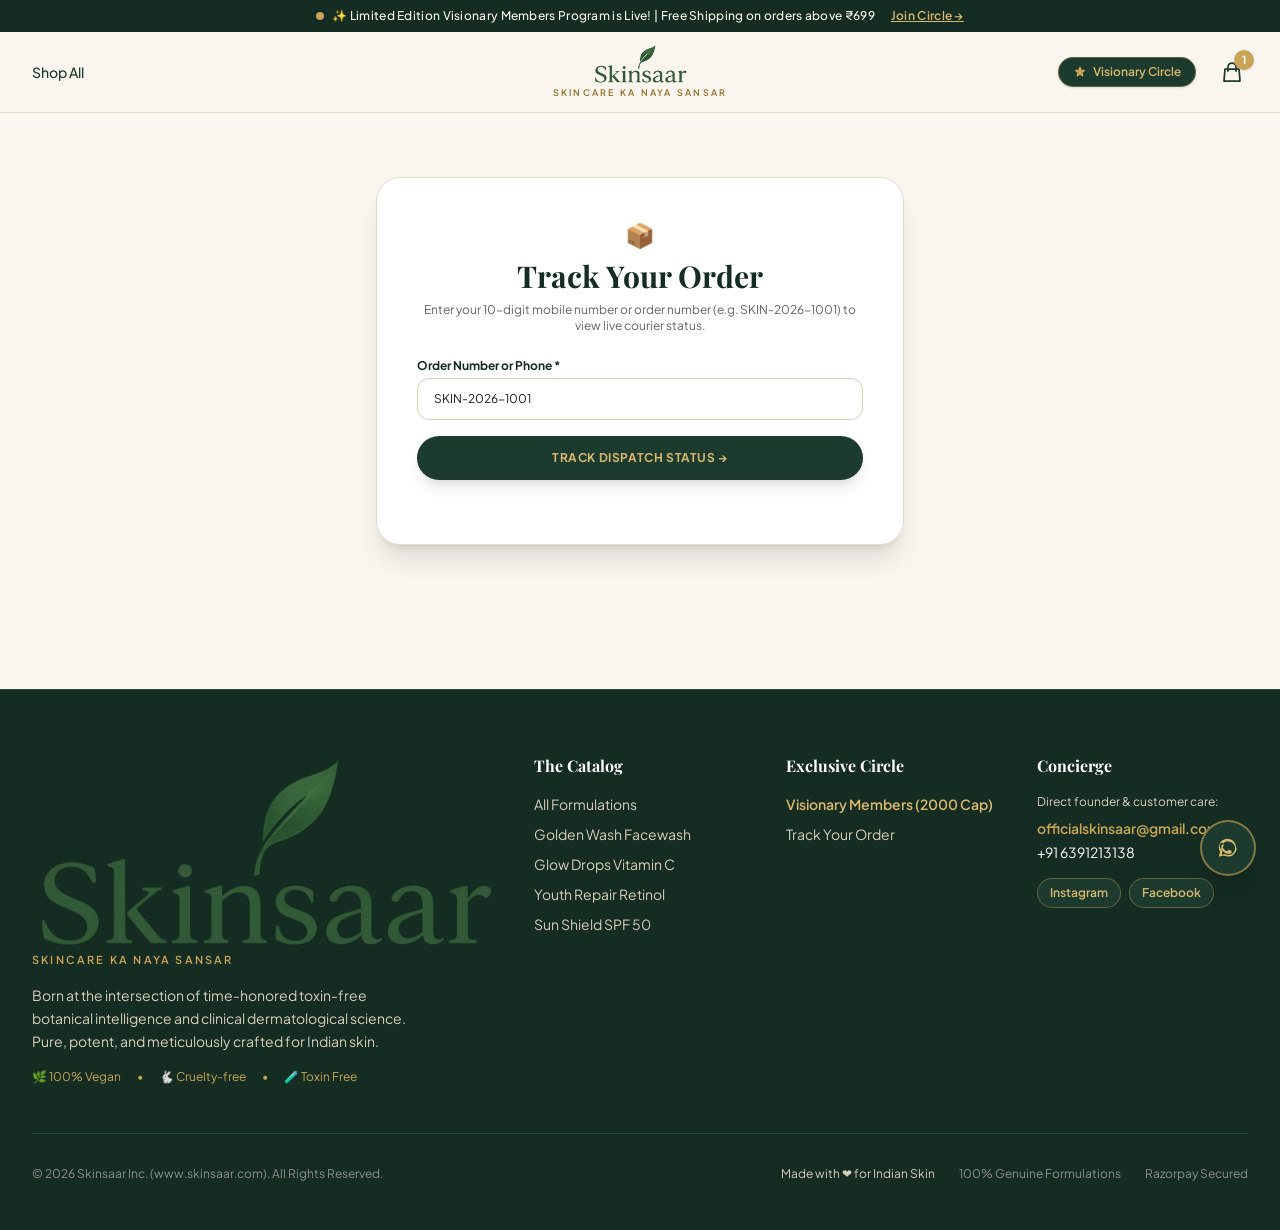
<file: track-order.html>
<!DOCTYPE html>
<html lang="en" class="scroll-smooth">
<head>
    <meta charset="UTF-8">
    <meta name="viewport" content="width=device-width, initial-scale=1.0">
    <title>Track Order — Skinsaar | Skincare ka Naya Sansar</title>
    <meta name="description" content="Track your luxury Skinsaar botanical skincare dispatch and express courier progress across India.">
    
    <!-- Favicon & PWA Icons -->
    <link rel="icon" type="image/png" href="/favicon-96x96.png" sizes="96x96" />
    <link rel="icon" type="image/svg+xml" href="/favicon.svg" />
    <link rel="shortcut icon" href="/favicon.ico" />
    <link rel="apple-touch-icon" sizes="180x180" href="/apple-touch-icon.png" />
    <meta name="apple-mobile-web-app-title" content="Skinsaar" />
    <link rel="manifest" href="/site.webmanifest" />
    
    <!-- Google Fonts -->
    <link rel="preconnect" href="https://fonts.googleapis.com">
    <link rel="preconnect" href="https://fonts.gstatic.com" crossorigin>
    <link href="https://fonts.googleapis.com/css2?family=Alex+Brush&family=Cormorant+Garamond:ital,wght@0,400;0,500;0,600;0,700;1,400&family=Playfair+Display:ital,wght@0,400;0,500;0,600;0,700;1,400;1,600&family=Plus+Jakarta+Sans:wght@300;400;500;600;700&display=swap" rel="stylesheet">
    
    <!-- Tailwind Compiled CSS -->
    <link rel="stylesheet" href="css/app.css">
</head>
<body class="bg-[#FAF6EF] text-[#1D1D1F] font-sans antialiased selection:bg-[#C9A455] selection:text-white flex flex-col min-h-screen">

    <!-- Top Announcement Bar -->
    <div class="bg-[#142C22] text-[#FAF5E9] text-xs font-medium py-2 px-4 text-center tracking-wide relative overflow-hidden">
        <div class="flex items-center justify-center space-x-2">
            <span class="inline-block w-2 h-2 rounded-full bg-[#C9A455] animate-pulse"></span>
            <span>✨ Limited Edition Visionary Members Program is Live! | Free Shipping on orders above ₹699</span>
            <a href="visionary.html" class="underline text-[#D8B76E] hover:text-white ml-2 font-semibold">Join Circle &rarr;</a>
        </div>
    </div>

    <!-- Sticky Main Navigation Header -->
    <header class="sticky top-0 z-40 bg-[#FAF6EF]/90 backdrop-blur-md border-b border-[#E4DCD0] transition-all duration-300">
        <div class="max-w-7xl mx-auto px-4 sm:px-6 lg:px-8">
            <div class="grid grid-cols-[1fr_auto_1fr] items-center h-20">
                <div class="flex items-center justify-start">
                    <button type="button" id="mobile-menu-btn" class="md:hidden text-[#1C3B2E] hover:text-[#C9A455] p-2 -ml-2 focus:outline-none focus:ring-2 focus:ring-[#C9A455]/40 rounded-lg transition-colors" aria-label="Open Navigation Menu">
                        <svg class="w-6 h-6" fill="none" stroke="currentColor" viewBox="0 0 24 24">
                            <path stroke-linecap="round" stroke-linejoin="round" stroke-width="1.75" d="M4 6h16M4 12h16M4 18h16"/>
                        </svg>
                    </button>
                    <nav class="hidden md:flex items-center space-x-6">
                        <a href="products.html" class="text-sm font-medium text-[#1C3B2E] hover:text-[#C9A455] transition-colors duration-200">Shop All</a>
                    </nav>
                </div>

                <div class="flex items-center justify-center text-center px-2">
                    <a href="index.html" class="group flex flex-col items-center justify-center py-1">
                        <img src="Web-Skinsaar-logo-transparent.png" alt="Skinsaar" class="h-10 sm:h-12 md:h-14 w-auto object-contain transition-transform duration-300 group-hover:scale-105">
                        <span class="block text-[9px] sm:text-[10.5px] tracking-[0.22em] sm:tracking-[0.25em] text-[#937126] uppercase font-sans font-semibold mt-0.5 whitespace-nowrap group-hover:text-[#C9A455] transition-colors duration-300">Skincare ka Naya Sansar</span>
                    </a>
                </div>

                <div class="flex items-center justify-end space-x-3 sm:space-x-5 text-[#1C3B2E]">
                    <a href="visionary.html" class="hidden lg:inline-flex items-center px-3.5 py-1.5 rounded-full text-xs font-semibold bg-[#1C3B2E] text-[#D8B76E] border border-[#C9A455]/40 hover:bg-[#142C22] hover:border-[#C9A455] transition-all duration-200 shadow-sm whitespace-nowrap">
                        <svg class="w-3.5 h-3.5 mr-1.5 text-[#C9A455]" fill="currentColor" viewBox="0 0 20 20">
                            <path d="M9.049 2.927c.3-.921 1.603-.921 1.902 0l1.07 3.292a1 1 0 00.95.69h3.462c.969 0 1.371 1.24.588 1.81l-2.8 2.034a1 1 0 00-.364 1.118l1.07 3.292c.3.921-.755 1.688-1.54 1.118l-2.8-2.034a1 1 0 00-1.175 0l-2.8 2.034c-.784.57-1.838-.197-1.539-1.118l1.07-3.292a1 1 0 00-.364-1.118L2.98 8.72c-.783-.57-.38-1.81.588-1.81h3.461a1 1 0 00.951-.69l1.07-3.292z"/>
                        </svg>
                        Visionary Circle
                    </a>

                    <a href="track-order.html" class="text-[#C9A455] font-semibold transition-colors p-1 hidden sm:block text-xs" title="Track Order">
                        Track Order
                    </a>

                    <button type="button" id="cart-drawer-btn" class="relative hover:text-[#C9A455] transition-colors p-1" aria-label="Open Cart Bag">
                        <svg class="w-6 h-6" fill="none" stroke="currentColor" viewBox="0 0 24 24">
                            <path stroke-linecap="round" stroke-linejoin="round" stroke-width="1.75" d="M16 11V7a4 4 0 00-8 0v4M5 9h14l1 12H4L5 9z"/>
                        </svg>
                        <span id="cart-badge-count" class="absolute -top-1.5 -right-1.5 bg-[#C9A455] text-white text-[11px] font-bold w-5 h-5 rounded-full flex items-center justify-center shadow-sm">
                            1
                        </span>
                    </button>
                </div>
            </div>
        </div>

        <div id="mobile-menu" class="hidden md:hidden bg-[#FAF6EF] border-b border-[#E4DCD0] px-4 pt-3 pb-6 space-y-3">
            <a href="products.html" class="block py-2 text-base font-medium text-[#1C3B2E] border-b border-[#EBE4D8]">Shop All Formulations</a>
            <a href="index.html" class="block py-2 text-base font-medium text-[#1C3B2E] border-b border-[#EBE4D8]">Home</a>
            <a href="visionary.html" class="block py-2 text-base font-medium text-[#1C3B2E] border-b border-[#EBE4D8]">Visionary Circle</a>
            <a href="track-order.html" class="block py-2 text-base font-semibold text-[#C9A455]">Track Order</a>
        </div>
    </header>

    <main class="flex-grow py-16">
        <div class="max-w-xl mx-auto px-4 sm:px-6">
            <div class="bg-white rounded-3xl border border-[#E4DCD0] p-8 sm:p-10 shadow-xl space-y-6">
                
                <div class="text-center space-y-2">
                    <span class="text-2xl block">📦</span>
                    <h1 class="font-serif text-3xl font-bold text-[#142C22]">Track Your Order</h1>
                    <p class="text-xs text-[#636366]">Enter your 10-digit mobile number or order number (e.g. SKIN-2026-1001) to view live courier status.</p>
                </div>

                <form onsubmit="event.preventDefault(); document.getElementById('tracking-result').classList.remove('hidden');" class="space-y-4">
                    <div>
                        <label class="block text-xs font-bold text-[#142C22] mb-1">Order Number or Phone *</label>
                        <input type="text" required value="SKIN-2026-1001" placeholder="e.g. SKIN-2026-1001 or 9876543210" class="w-full text-xs px-4 py-3 border border-[#D8CEBC] rounded-xl focus:ring-1 focus:ring-[#C9A455] outline-none">
                    </div>
                    <button type="submit" class="w-full py-3.5 rounded-full bg-[#1C3B2E] text-[#D8B76E] hover:bg-[#142C22] text-xs font-bold uppercase tracking-wider shadow-lg transition-all">
                        Track Dispatch Status &rarr;
                    </button>
                </form>

                <!-- Sample tracking output -->
                <div id="tracking-result" class="hidden pt-6 border-t border-[#E4DCD0] space-y-4">
                    <div class="flex items-center justify-between">
                        <div>
                            <span class="text-[10px] uppercase font-bold text-[#937126] tracking-wider">Order #SKIN-2026-1001</span>
                            <h3 class="font-serif font-bold text-base text-[#142C22]">In Transit — Out for Delivery</h3>
                        </div>
                        <span class="px-2.5 py-1 rounded-full text-[10px] font-bold bg-[#EEF9F4] text-[#1B663E] border border-[#C2E7CF]">
                            ⚡ Express Air
                        </span>
                    </div>

                    <div class="bg-[#FAF6EF] p-4 rounded-xl border border-[#E4DCD0] space-y-2 text-xs">
                        <div class="flex justify-between">
                            <span class="text-[#636366]">Courier Partner:</span>
                            <span class="font-semibold text-[#142C22]">Bluedart Express</span>
                        </div>
                        <div class="flex justify-between">
                            <span class="text-[#636366]">AWB Tracking:</span>
                            <span class="font-mono font-semibold text-[#142C22]">BLUEDART-PN-772184</span>
                        </div>
                        <div class="flex justify-between">
                            <span class="text-[#636366]">Destination:</span>
                            <span class="font-semibold text-[#142C22]">Bengaluru, Karnataka (560102)</span>
                        </div>
                    </div>

                    <!-- Progress timeline -->
                    <div class="space-y-3 pt-2 text-xs">
                        <div class="flex items-start space-x-3">
                            <span class="w-2.5 h-2.5 rounded-full bg-[#1C3B2E] mt-1"></span>
                            <div>
                                <p class="font-bold text-[#142C22]">Dispatched from Fulfillment Hub</p>
                                <p class="text-[10px] text-[#8E8E93]">Kanpur Central Hub • 09:30 AM</p>
                            </div>
                        </div>
                        <div class="flex items-start space-x-3">
                            <span class="w-2.5 h-2.5 rounded-full bg-[#1C3B2E] mt-1"></span>
                            <div>
                                <p class="font-bold text-[#142C22]">Arrived at Destination Facility</p>
                                <p class="text-[10px] text-[#8E8E93]">Bengaluru HSR Sorting Center • 06:15 AM</p>
                            </div>
                        </div>
                        <div class="flex items-start space-x-3">
                            <span class="w-2.5 h-2.5 rounded-full bg-[#C9A455] animate-pulse mt-1"></span>
                            <div>
                                <p class="font-bold text-[#C9A455]">Out for Delivery</p>
                                <p class="text-[10px] text-[#8E8E93]">Estimated Delivery: Today before 7:00 PM</p>
                            </div>
                        </div>
                    </div>
                </div>

            </div>
        </div>
    </main>

    <!-- Slide-Over Shopping Bag Drawer -->
    <div id="cart-drawer" class="fixed inset-0 z-50 overflow-hidden pointer-events-none transition-opacity duration-300 opacity-0">
        <div id="cart-backdrop" class="absolute inset-0 bg-[#0D1A14]/60 backdrop-blur-sm transition-opacity"></div>
        <div class="fixed inset-y-0 right-0 max-w-full flex pl-10">
            <div id="cart-panel" class="w-screen max-w-md bg-[#FAF6EF] shadow-2xl flex flex-col pointer-events-auto transform translate-x-full transition-transform duration-300 ease-in-out border-l border-[#E4DCD0]">
                <div class="p-5 border-b border-[#E4DCD0] flex items-center justify-between bg-white">
                    <div class="flex items-center space-x-2">
                        <h2 class="font-serif text-xl font-bold text-[#142C22]">Shopping Bag</h2>
                        <span id="drawer-item-count" class="text-xs bg-[#FAF5E9] text-[#937126] font-semibold px-2 py-0.5 rounded-full border border-[#EEDEB2]">1 item</span>
                    </div>
                    <button type="button" id="cart-close-btn" class="text-[#8E8E93] hover:text-[#1C3B2E] p-1.5 rounded-lg focus:outline-none">
                        <svg class="w-6 h-6" fill="none" stroke="currentColor" viewBox="0 0 24 24">
                            <path stroke-linecap="round" stroke-linejoin="round" stroke-width="2" d="M6 18L18 6M6 6l12 12"/>
                        </svg>
                    </button>
                </div>
                <div id="free-shipping-container" class="bg-[#FAF5E9] px-5 py-3 border-b border-[#EEDEB2] text-xs">
                    <p id="free-shipping-text" class="text-[#73571A] font-medium mb-1.5">Add ₹699 for Free Delivery across India</p>
                    <div class="w-full bg-[#EBE4D8] rounded-full h-1.5 overflow-hidden">
                        <div id="free-shipping-bar" class="bg-[#C9A455] h-1.5 rounded-full transition-all duration-300" style="width: 100%"></div>
                    </div>
                </div>
                <div id="drawer-items-list" class="flex-1 overflow-y-auto p-5 space-y-4"></div>
                <div id="drawer-footer" class="p-5 border-t border-[#E4DCD0] bg-white space-y-4">
                    <form id="drawer-coupon-form" class="flex space-x-2">
                        <input type="text" id="drawer-coupon-code" placeholder="Promo code (e.g. WELCOME10)" class="flex-1 uppercase text-xs px-3 py-2 border border-[#D8CEBC] rounded-md focus:ring-1 focus:ring-[#C9A455] outline-none">
                        <button type="submit" class="px-4 py-2 bg-[#FAF5E9] border border-[#C9A455] text-[#937126] text-xs font-semibold rounded-md hover:bg-[#C9A455] hover:text-white transition-colors">Apply</button>
                    </form>
                    <div id="drawer-coupon-applied" class="hidden text-xs text-[#3E7A62] bg-[#EEF9F4] p-2 rounded flex items-center justify-between">
                        <span id="drawer-coupon-name">Coupon Applied</span>
                        <button type="button" id="drawer-remove-coupon" class="text-red-500 hover:underline font-medium">Remove</button>
                    </div>
                    <div class="space-y-1.5 text-xs text-[#636366]">
                        <div class="flex justify-between">
                            <span>Subtotal</span>
                            <span id="drawer-subtotal" class="font-medium text-[#1D1D1F]">₹699.00</span>
                        </div>
                        <div id="drawer-discount-row" class="flex justify-between text-[#3E7A62] hidden">
                            <span>Discount</span>
                            <span id="drawer-discount">-₹0.00</span>
                        </div>
                        <div class="flex justify-between">
                            <span>Estimated Shipping</span>
                            <span id="drawer-shipping" class="font-medium text-[#3E7A62]">FREE</span>
                        </div>
                        <div class="flex justify-between text-sm font-bold text-[#142C22] pt-2 border-t border-[#E4DCD0]">
                            <span>Total</span>
                            <span id="drawer-total">₹699.00</span>
                        </div>
                    </div>
                    <button type="button" onclick="alert('Demo Mode: In production, this opens the secure Razorpay Checkout.')" class="w-full flex items-center justify-center px-6 py-3.5 rounded-full bg-[#1C3B2E] text-[#D8B76E] hover:bg-[#142C22] text-sm font-bold tracking-wide uppercase shadow-lg transition-all duration-200 group">
                        <span>Proceed to Checkout</span>
                        <svg class="w-4 h-4 ml-2 group-hover:translate-x-1 transition-transform" fill="none" stroke="currentColor" viewBox="0 0 24 24">
                            <path stroke-linecap="round" stroke-linejoin="round" stroke-width="2" d="M14 5l7 7m0 0l-7 7m7-7H3"/>
                        </svg>
                    </button>
                </div>
            </div>
        </div>
    </div>

    <!-- Luxury Brand Footer -->
    <footer class="bg-[#142C22] text-[#FAF5E9] pt-16 pb-12 border-t border-[#244C3B] mt-20">
        <div class="max-w-7xl mx-auto px-4 sm:px-6 lg:px-8">
            <div class="grid grid-cols-1 md:grid-cols-2 lg:grid-cols-5 gap-10 pb-12 border-b border-[#244C3B]">
                <div class="lg:col-span-2 space-y-4">
                    <a href="index.html" class="group inline-block">
                        <img src="Web-Skinsaar-logo-transparent.png" alt="Skinsaar" class="h-11 sm:h-12 w-auto object-contain brightness-0 invert opacity-95 group-hover:opacity-100 transition-opacity">
                        <span class="block text-[11px] tracking-[0.2em] text-[#C9A455] uppercase font-semibold mt-1.5">Skincare ka Naya Sansar</span>
                    </a>
                    <p class="text-sm text-[#D8CEBC] leading-relaxed max-w-sm">
                        Born at the intersection of time-honored toxin-free botanical intelligence and clinical dermatological science. Pure, potent, and meticulously crafted for Indian skin.
                    </p>
                    <div class="flex items-center space-x-4 text-xs text-[#C9A455]">
                        <span class="flex items-center">🌿 100% Vegan</span>
                        <span>•</span>
                        <span>🐇 Cruelty-free</span>
                        <span>•</span>
                        <span>🧪 Toxin Free</span>
                    </div>
                </div>
                <div>
                    <h3 class="font-serif text-base font-bold text-white mb-4">The Catalog</h3>
                    <ul class="space-y-2.5 text-sm text-[#D8CEBC]">
                        <li><a href="products.html" class="hover:text-[#C9A455] transition-colors">All Formulations</a></li>
                        <li><a href="products.html" class="hover:text-[#C9A455] transition-colors">Golden Wash Facewash</a></li>
                        <li><a href="product-detail.html" class="hover:text-[#C9A455] transition-colors">Glow Drops Vitamin C</a></li>
                        <li><a href="products.html" class="hover:text-[#C9A455] transition-colors">Youth Repair Retinol</a></li>
                        <li><a href="products.html" class="hover:text-[#C9A455] transition-colors">Sun Shield SPF 50</a></li>
                    </ul>
                </div>
                <div>
                    <h3 class="font-serif text-base font-bold text-white mb-4">Exclusive Circle</h3>
                    <ul class="space-y-2.5 text-sm text-[#D8CEBC]">
                        <li><a href="visionary.html" class="hover:text-[#C9A455] font-semibold text-[#D8B76E] transition-colors">Visionary Members (2000 Cap)</a></li>
                        <li><a href="track-order.html" class="hover:text-[#C9A455] transition-colors">Track Your Order</a></li>
                    </ul>
                </div>
                <div>
                    <h3 class="font-serif text-base font-bold text-white mb-4">Concierge</h3>
                    <p class="text-xs text-[#D8CEBC] mb-2">Direct founder & customer care:</p>
                    <p class="text-sm font-semibold text-[#C9A455] mb-1">
                        <a href="mailto:officialskinsaar@gmail.com" class="hover:underline">officialskinsaar@gmail.com</a>
                    </p>
                    <p class="text-sm text-white mb-3">
                        <a href="tel:+916391213138" class="hover:underline">+91 6391213138</a>
                    </p>
                    <div class="flex items-center space-x-2 pt-1">
                        <a href="https://instagram.com/skinsaar.official" target="_blank" rel="noopener noreferrer" class="inline-flex items-center text-xs font-semibold px-3 py-1.5 rounded-full bg-[#1C3B2E] text-[#D8B76E] border border-[#C9A455]/40 hover:bg-[#244C3B] hover:border-[#C9A455] transition-colors" title="Instagram">Instagram</a>
                        <a href="https://facebook.com/skinsaar.official" target="_blank" rel="noopener noreferrer" class="inline-flex items-center text-xs font-semibold px-3 py-1.5 rounded-full bg-[#1C3B2E] text-[#D8B76E] border border-[#C9A455]/40 hover:bg-[#244C3B] hover:border-[#C9A455] transition-colors" title="Facebook">Facebook</a>
                    </div>
                </div>
            </div>
            <div class="pt-8 flex flex-col md:flex-row items-center justify-between text-xs text-[#8E8E93] space-y-4 md:space-y-0">
                <p>&copy; 2026 Skinsaar Inc. (www.skinsaar.com). All Rights Reserved.</p>
                <div class="flex items-center space-x-6">
                    <span class="text-[#D8CEBC]">Made with ❤️ for Indian Skin</span>
                    <span>100% Genuine Formulations</span>
                    <span>Razorpay Secured</span>
                </div>
            </div>
        </div>
    </footer>

    <!-- Floating Action Button (WhatsApp) -->
    <a href="https://wa.me/916391213138" target="_blank" rel="noopener noreferrer" 
       class="fixed bottom-20 sm:bottom-6 right-5 sm:right-6 z-40 w-13 h-13 sm:w-14 sm:h-14 rounded-full bg-[#1C3B2E] text-[#D8B76E] hover:bg-[#142C22] hover:text-[#C9A455] border-2 border-[#C9A455]/60 hover:border-[#C9A455] shadow-xl hover:shadow-2xl flex items-center justify-center hover:scale-105 active:scale-95 transition-all duration-300 group focus:outline-none focus:ring-4 focus:ring-[#C9A455]/30" 
       title="Chat with Concierge on WhatsApp" 
       aria-label="Chat with Skinsaar Concierge on WhatsApp">
        <svg class="w-6 h-6 sm:w-7 sm:h-7 fill-current drop-shadow-sm text-[#D8B76E] group-hover:text-[#C9A455] transition-colors" viewBox="0 0 24 24">
            <path d="M12.031 6.172c-3.181 0-5.767 2.586-5.768 5.766-.001 1.298.38 2.27 1.019 3.287l-.711 2.598 2.664-.698c.97.549 1.932.846 3.03.847 3.182 0 5.768-2.587 5.768-5.766.001-3.181-2.585-5.767-5.767-5.767zm7.39 5.765c-.002 4.075-3.318 7.391-7.391 7.391-1.29 0-2.502-.336-3.565-.929l-4.465 1.171 1.192-4.354c-.696-1.127-1.064-2.434-1.064-3.779 0-4.074 3.317-7.39 7.39-7.39 4.074 0 7.391 3.317 7.391 7.391zm-4.707 2.378c-.255-.128-1.508-.744-1.741-.829-.234-.085-.404-.128-.574.128-.171.256-.659.829-.808.999-.149.171-.298.192-.553.064s-1.077-.397-2.052-1.266c-.759-.677-1.272-1.513-1.421-1.769-.149-.256-.016-.394.112-.521.115-.115.255-.298.383-.447.128-.149.17-.255.255-.425.085-.171.043-.32-.021-.447s-.574-1.382-.787-1.893c-.208-.499-.419-.431-.574-.439l-.49-.009c-.17 0-.447.064-.681.319-.234.256-.893.872-.893 2.127s.915 2.467 1.042 2.637c.128.17 1.8 2.748 4.361 3.854.609.263 1.085.42 1.456.538.612.195 1.169.167 1.609.102.491-.073 1.508-.617 1.721-1.212.213-.596.213-1.106.149-1.213-.064-.106-.234-.17-.489-.298z"/>
        </svg>
    </a>

    <!-- App Scripts -->
    <script src="js/app.js"></script>
</body>
</html>
</file>
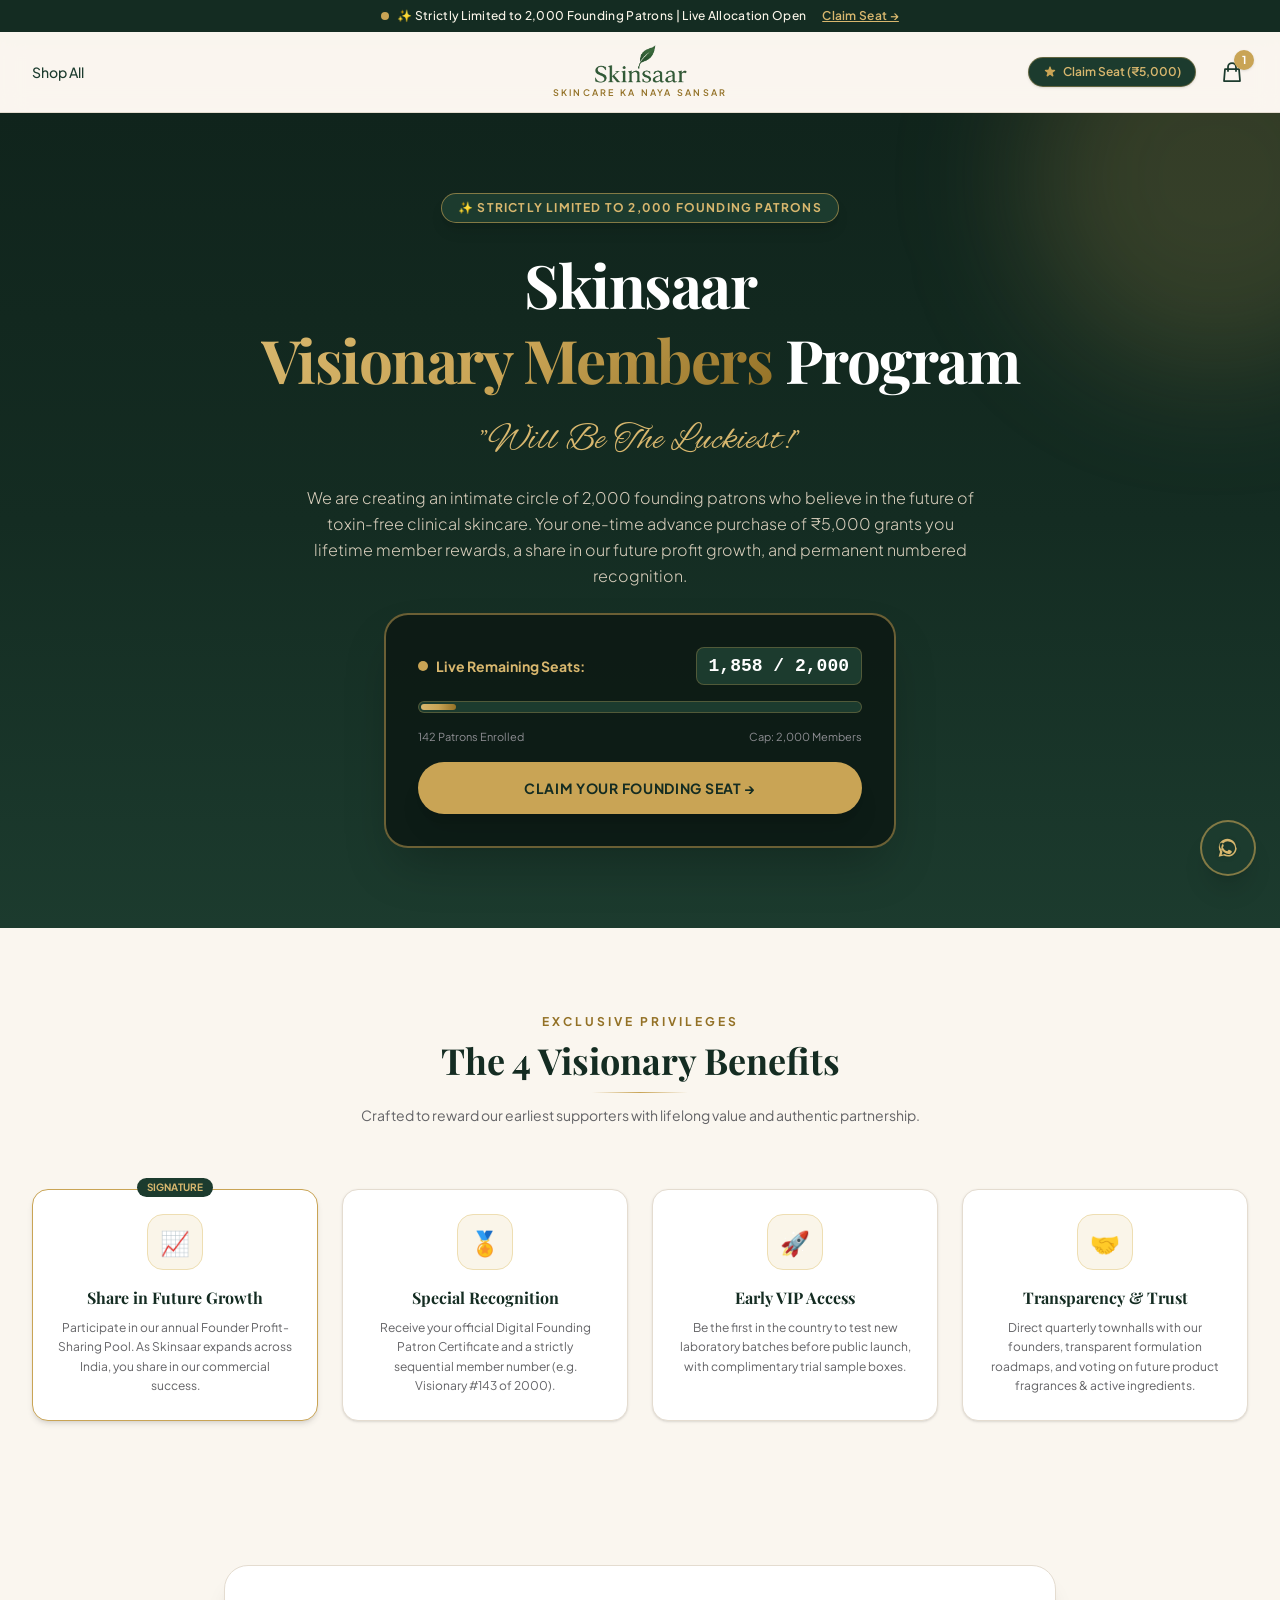
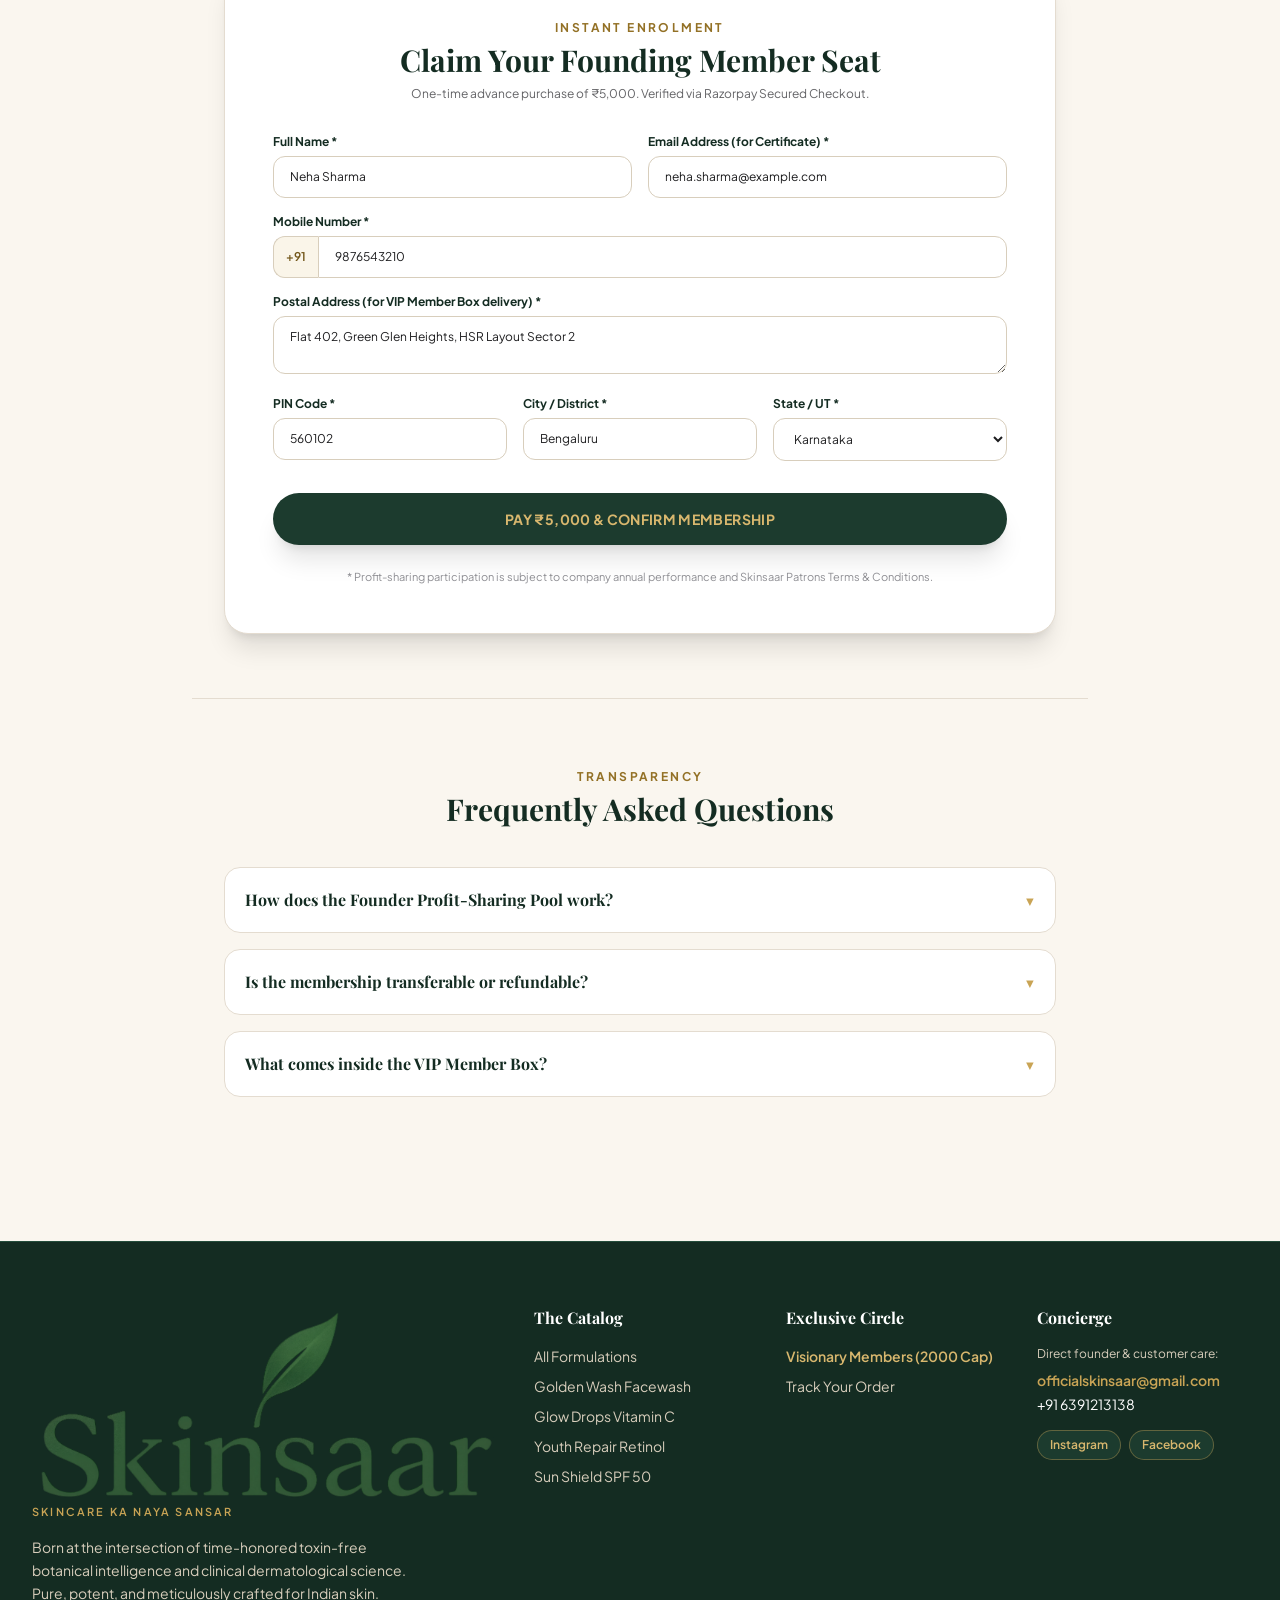
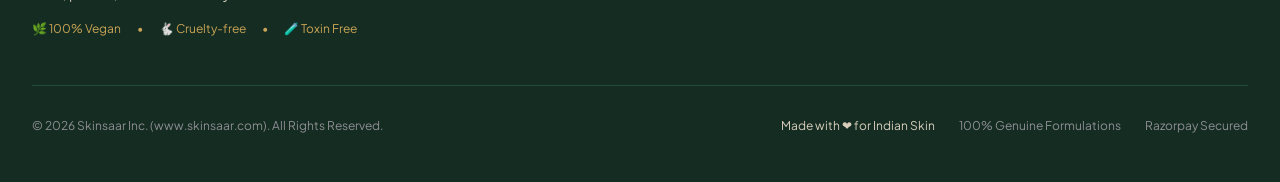
<file: visionary.html>
<!DOCTYPE html>
<html lang="en" class="scroll-smooth">
<head>
    <meta charset="UTF-8">
    <meta name="viewport" content="width=device-width, initial-scale=1.0">
    <title>Visionary Members Program (2,000 Cap) — Skinsaar</title>
    <meta name="description" content="Join the exclusive Skinsaar Visionary Members circle. Capped at strictly 2,000 founding patrons with future profit growth share, numbered recognition, and VIP rewards.">
    
    <!-- Favicon & PWA Icons -->
    <link rel="icon" type="image/png" href="/favicon-96x96.png" sizes="96x96" />
    <link rel="icon" type="image/svg+xml" href="/favicon.svg" />
    <link rel="shortcut icon" href="/favicon.ico" />
    <link rel="apple-touch-icon" sizes="180x180" href="/apple-touch-icon.png" />
    <meta name="apple-mobile-web-app-title" content="Skinsaar" />
    <link rel="manifest" href="/site.webmanifest" />
    
    <!-- Google Fonts -->
    <link rel="preconnect" href="https://fonts.googleapis.com">
    <link rel="preconnect" href="https://fonts.gstatic.com" crossorigin>
    <link href="https://fonts.googleapis.com/css2?family=Alex+Brush&family=Cormorant+Garamond:ital,wght@0,400;0,500;0,600;0,700;1,400&family=Playfair+Display:ital,wght@0,400;0,500;0,600;0,700;1,400;1,600&family=Plus+Jakarta+Sans:wght@300;400;500;600;700&display=swap" rel="stylesheet">
    
    <!-- Tailwind Compiled CSS -->
    <link rel="stylesheet" href="css/app.css">
</head>
<body class="bg-[#FAF6EF] text-[#1D1D1F] font-sans antialiased selection:bg-[#C9A455] selection:text-white flex flex-col min-h-screen">

    <!-- Top Announcement Bar -->
    <div class="bg-[#142C22] text-[#FAF5E9] text-xs font-medium py-2 px-4 text-center tracking-wide relative overflow-hidden">
        <div class="flex items-center justify-center space-x-2">
            <span class="inline-block w-2 h-2 rounded-full bg-[#C9A455] animate-pulse"></span>
            <span>✨ Strictly Limited to 2,000 Founding Patrons | Live Allocation Open</span>
            <a href="#enroll-form-section" class="underline text-[#D8B76E] hover:text-white ml-2 font-semibold">Claim Seat &rarr;</a>
        </div>
    </div>

    <!-- Sticky Main Navigation Header -->
    <header class="sticky top-0 z-40 bg-[#FAF6EF]/90 backdrop-blur-md border-b border-[#E4DCD0] transition-all duration-300">
        <div class="max-w-7xl mx-auto px-4 sm:px-6 lg:px-8">
            <div class="grid grid-cols-[1fr_auto_1fr] items-center h-20">
                
                <!-- Left Column -->
                <div class="flex items-center justify-start">
                    <button type="button" id="mobile-menu-btn" class="md:hidden text-[#1C3B2E] hover:text-[#C9A455] p-2 -ml-2 focus:outline-none focus:ring-2 focus:ring-[#C9A455]/40 rounded-lg transition-colors" aria-label="Open Navigation Menu">
                        <svg class="w-6 h-6" fill="none" stroke="currentColor" viewBox="0 0 24 24">
                            <path stroke-linecap="round" stroke-linejoin="round" stroke-width="1.75" d="M4 6h16M4 12h16M4 18h16"/>
                        </svg>
                    </button>

                    <nav class="hidden md:flex items-center space-x-6">
                        <a href="products.html" class="text-sm font-medium text-[#1C3B2E] hover:text-[#C9A455] transition-colors duration-200">Shop All</a>
                    </nav>
                </div>

                <!-- Center Column: Brand Wordmark -->
                <div class="flex items-center justify-center text-center px-2">
                    <a href="index.html" class="group flex flex-col items-center justify-center py-1">
                        <img src="Web-Skinsaar-logo-transparent.png" alt="Skinsaar" class="h-10 sm:h-12 md:h-14 w-auto object-contain transition-transform duration-300 group-hover:scale-105">
                        <span class="block text-[9px] sm:text-[10.5px] tracking-[0.22em] sm:tracking-[0.25em] text-[#937126] uppercase font-sans font-semibold mt-0.5 whitespace-nowrap group-hover:text-[#C9A455] transition-colors duration-300">Skincare ka Naya Sansar</span>
                    </a>
                </div>

                <!-- Right Column -->
                <div class="flex items-center justify-end space-x-3 sm:space-x-5 text-[#1C3B2E]">
                    <a href="#enroll-form-section" class="hidden lg:inline-flex items-center px-3.5 py-1.5 rounded-full text-xs font-semibold bg-[#1C3B2E] text-[#D8B76E] border border-[#C9A455]/40 hover:bg-[#142C22] hover:border-[#C9A455] transition-all duration-200 shadow-sm whitespace-nowrap">
                        <svg class="w-3.5 h-3.5 mr-1.5 text-[#C9A455]" fill="currentColor" viewBox="0 0 20 20">
                            <path d="M9.049 2.927c.3-.921 1.603-.921 1.902 0l1.07 3.292a1 1 0 00.95.69h3.462c.969 0 1.371 1.24.588 1.81l-2.8 2.034a1 1 0 00-.364 1.118l1.07 3.292c.3.921-.755 1.688-1.54 1.118l-2.8-2.034a1 1 0 00-1.175 0l-2.8 2.034c-.784.57-1.838-.197-1.539-1.118l1.07-3.292a1 1 0 00-.364-1.118L2.98 8.72c-.783-.57-.38-1.81.588-1.81h3.461a1 1 0 00.951-.69l1.07-3.292z"/>
                        </svg>
                        Claim Seat (₹5,000)
                    </a>

                    <a href="track-order.html" class="hover:text-[#C9A455] transition-colors p-1 hidden sm:block text-xs font-medium" title="Track Order">
                        Track Order
                    </a>

                    <button type="button" id="cart-drawer-btn" class="relative hover:text-[#C9A455] transition-colors p-1" aria-label="Open Cart Bag">
                        <svg class="w-6 h-6" fill="none" stroke="currentColor" viewBox="0 0 24 24">
                            <path stroke-linecap="round" stroke-linejoin="round" stroke-width="1.75" d="M16 11V7a4 4 0 00-8 0v4M5 9h14l1 12H4L5 9z"/>
                        </svg>
                        <span id="cart-badge-count" class="absolute -top-1.5 -right-1.5 bg-[#C9A455] text-white text-[11px] font-bold w-5 h-5 rounded-full flex items-center justify-center shadow-sm">
                            1
                        </span>
                    </button>
                </div>
            </div>
        </div>

        <!-- Mobile Menu -->
        <div id="mobile-menu" class="hidden md:hidden bg-[#FAF6EF] border-b border-[#E4DCD0] px-4 pt-3 pb-6 space-y-3">
            <a href="products.html" class="block py-2 text-base font-medium text-[#1C3B2E] border-b border-[#EBE4D8]">Shop All Formulations</a>
            <a href="index.html" class="block py-2 text-base font-medium text-[#1C3B2E] border-b border-[#EBE4D8]">Home</a>
            <a href="visionary.html" class="block py-2 text-base font-semibold text-[#C9A455] border-b border-[#EBE4D8]">Visionary Circle</a>
            <a href="track-order.html" class="block py-2 text-base font-medium text-[#1C3B2E]">Track Order</a>
        </div>
    </header>

    <main class="flex-grow">
        <!-- ==========================================================
             VISIONARY HERO
        ========================================================== -->
        <section class="relative bg-gradient-to-b from-[#10241C] via-[#142C22] to-[#1C3B2E] text-white py-20 overflow-hidden">
            <div class="absolute inset-0 botanical-pattern opacity-10 pointer-events-none"></div>
            <div class="absolute -top-32 -right-32 w-96 h-96 bg-[#C9A455]/20 rounded-full blur-3xl pointer-events-none"></div>

            <div class="max-w-5xl mx-auto px-4 sm:px-6 lg:px-8 text-center relative z-10 space-y-6">
                
                <div class="inline-flex items-center space-x-2 px-4 py-1.5 rounded-full bg-[#1C3B2E] border border-[#C9A455]/60 text-[#D8B76E] text-xs font-bold uppercase tracking-widest shadow-lg">
                    <span>✨ Strictly Limited to 2,000 Founding Patrons</span>
                </div>

                <h1 class="font-serif text-4xl sm:text-5xl lg:text-6xl font-bold tracking-tight text-white leading-tight">
                    Skinsaar <br>
                    <span class="gold-gradient-text">Visionary Members</span> Program
                </h1>

                <p class="font-script text-3xl sm:text-4xl text-[#D8B76E] tracking-wide">
                    "Will Be The Luckiest!"
                </p>

                <p class="text-sm sm:text-base text-[#D8CEBC] max-w-2xl mx-auto font-light leading-relaxed">
                    We are creating an intimate circle of 2,000 founding patrons who believe in the future of toxin-free clinical skincare. Your one-time advance purchase of ₹5,000 grants you lifetime member rewards, a share in our future profit growth, and permanent numbered recognition.
                </p>

                <!-- Live Seat Counter Card -->
                <div class="bg-[#0D1A14]/90 border-2 border-[#C9A455]/50 rounded-3xl p-6 sm:p-8 max-w-lg mx-auto shadow-2xl space-y-4">
                    <div class="flex items-center justify-between text-xs sm:text-sm font-bold">
                        <span class="text-[#D8B76E] flex items-center">
                            <span class="w-2.5 h-2.5 rounded-full bg-[#C9A455] animate-ping mr-2"></span>
                            Live Remaining Seats:
                        </span>
                        <span id="visionary-live-count" class="font-mono text-lg text-white bg-[#1C3B2E] px-3 py-1 rounded-lg border border-[#C9A455]/30">
                            1,858 / 2,000
                        </span>
                    </div>

                    <div class="w-full bg-[#1C3B2E] rounded-full h-3 overflow-hidden p-0.5 border border-[#C9A455]/30">
                        <div id="visionary-progress-bar" class="bg-gradient-to-r from-[#D8B76E] via-[#C9A455] to-[#937126] h-full rounded-full transition-all duration-700" style="width: 8%"></div>
                    </div>

                    <div class="flex justify-between text-[11px] text-[#8E8E93]">
                        <span>142 Patrons Enrolled</span>
                        <span>Cap: 2,000 Members</span>
                    </div>

                    <a href="#enroll-form-section" class="block w-full py-4 rounded-full bg-[#C9A455] text-[#142C22] hover:bg-[#D8B76E] text-sm font-bold uppercase tracking-wider shadow-xl transition-all duration-200 transform hover:-translate-y-0.5">
                        Claim Your Founding Seat &rarr;
                    </a>
                </div>

            </div>
        </section>

        <!-- ==========================================================
             THE 4 CORE PILLARS / BENEFITS
        ========================================================== -->
        <section class="max-w-7xl mx-auto px-4 sm:px-6 lg:px-8 py-20">
            <div class="text-center max-w-2xl mx-auto mb-16">
                <span class="text-xs font-bold tracking-[0.25em] text-[#937126] uppercase">Exclusive Privileges</span>
                <h2 class="font-serif text-3xl sm:text-4xl font-bold text-[#142C22] mt-2 mb-3">The 4 Visionary Benefits</h2>
                <div class="gold-hairline w-24 mx-auto my-3"></div>
                <p class="text-sm text-[#636366]">Crafted to reward our earliest supporters with lifelong value and authentic partnership.</p>
            </div>

            <div class="grid grid-cols-1 md:grid-cols-2 lg:grid-cols-4 gap-6">

                <!-- Benefit 1: Share in Future Growth -->
                <div class="bg-white rounded-2xl border border-[#C9A455] p-6 shadow-md hover:shadow-xl transition-all duration-300 text-center flex flex-col justify-between relative">
                    <span class="absolute -top-3 left-1/2 transform -translate-x-1/2 bg-[#1C3B2E] text-[#D8B76E] text-[10px] font-bold px-2.5 py-0.5 rounded-full uppercase">Signature</span>
                    <div>
                        <div class="w-14 h-14 rounded-2xl bg-[#FAF5E9] text-2xl flex items-center justify-center mx-auto mb-4 border border-[#EEDEB2]">
                            📈
                        </div>
                        <h3 class="font-serif font-bold text-base text-[#142C22] mb-2">Share in Future Growth</h3>
                        <p class="text-xs text-[#636366] leading-relaxed">
                            Participate in our annual Founder Profit-Sharing Pool. As Skinsaar expands across India, you share in our commercial success.
                        </p>
                    </div>
                </div>

                <!-- Benefit 2: Special Recognition -->
                <div class="bg-white rounded-2xl border border-[#E4DCD0] p-6 shadow-sm hover:shadow-xl transition-all duration-300 text-center flex flex-col justify-between">
                    <div>
                        <div class="w-14 h-14 rounded-2xl bg-[#FAF5E9] text-2xl flex items-center justify-center mx-auto mb-4 border border-[#EEDEB2]">
                            🏅
                        </div>
                        <h3 class="font-serif font-bold text-base text-[#142C22] mb-2">Special Recognition</h3>
                        <p class="text-xs text-[#636366] leading-relaxed">
                            Receive your official Digital Founding Patron Certificate and a strictly sequential member number (e.g. Visionary #143 of 2000).
                        </p>
                    </div>
                </div>

                <!-- Benefit 3: Early VIP Access -->
                <div class="bg-white rounded-2xl border border-[#E4DCD0] p-6 shadow-sm hover:shadow-xl transition-all duration-300 text-center flex flex-col justify-between">
                    <div>
                        <div class="w-14 h-14 rounded-2xl bg-[#FAF5E9] text-2xl flex items-center justify-center mx-auto mb-4 border border-[#EEDEB2]">
                            🚀
                        </div>
                        <h3 class="font-serif font-bold text-base text-[#142C22] mb-2">Early VIP Access</h3>
                        <p class="text-xs text-[#636366] leading-relaxed">
                            Be the first in the country to test new laboratory batches before public launch, with complimentary trial sample boxes.
                        </p>
                    </div>
                </div>

                <!-- Benefit 4: Transparency & Trust -->
                <div class="bg-white rounded-2xl border border-[#E4DCD0] p-6 shadow-sm hover:shadow-xl transition-all duration-300 text-center flex flex-col justify-between">
                    <div>
                        <div class="w-14 h-14 rounded-2xl bg-[#FAF5E9] text-2xl flex items-center justify-center mx-auto mb-4 border border-[#EEDEB2]">
                            🤝
                        </div>
                        <h3 class="font-serif font-bold text-base text-[#142C22] mb-2">Transparency & Trust</h3>
                        <p class="text-xs text-[#636366] leading-relaxed">
                            Direct quarterly townhalls with our founders, transparent formulation roadmaps, and voting on future product fragrances & active ingredients.
                        </p>
                    </div>
                </div>

            </div>
        </section>

        <!-- ==========================================================
             ENROLLMENT FORM SECTION (Interactive Demo)
        ========================================================== -->
        <section id="enroll-form-section" class="max-w-4xl mx-auto px-4 sm:px-6 lg:px-8 py-16">
            <div class="bg-white rounded-3xl border border-[#E4DCD0] p-8 sm:p-12 shadow-xl">
                
                <div class="text-center max-w-lg mx-auto mb-8">
                    <span class="text-xs font-bold tracking-[0.2em] text-[#937126] uppercase">Instant Enrolment</span>
                    <h2 class="font-serif text-3xl font-bold text-[#142C22] mt-1">Claim Your Founding Member Seat</h2>
                    <p class="text-xs text-[#636366] mt-2">One-time advance purchase of ₹5,000. Verified via Razorpay Secured Checkout.</p>
                </div>

                <form id="visionary-demo-form" class="space-y-4" onsubmit="event.preventDefault(); document.getElementById('visionary-password-modal').classList.remove('hidden'); document.getElementById('visionary-password-modal').classList.add('flex');">

                    <div class="grid grid-cols-1 sm:grid-cols-2 gap-4">
                        <div>
                            <label for="v_name" class="block text-xs font-bold text-[#142C22] mb-1.5">Full Name *</label>
                            <input type="text" id="v_name" required placeholder="e.g. Neha Sharma" value="Neha Sharma" class="w-full text-xs px-4 py-3 border border-[#D8CEBC] rounded-xl focus:ring-1 focus:ring-[#C9A455] outline-none">
                        </div>
                        <div>
                            <label for="v_email" class="block text-xs font-bold text-[#142C22] mb-1.5">Email Address (for Certificate) *</label>
                            <input type="email" id="v_email" required placeholder="neha@example.com" value="neha.sharma@example.com" class="w-full text-xs px-4 py-3 border border-[#D8CEBC] rounded-xl focus:ring-1 focus:ring-[#C9A455] outline-none">
                        </div>
                    </div>

                    <div>
                        <label for="v_phone" class="block text-xs font-bold text-[#142C22] mb-1.5">Mobile Number *</label>
                        <div class="flex">
                            <span class="inline-flex items-center px-3 text-xs bg-[#FAF5E9] border border-r-0 border-[#D8CEBC] rounded-l-xl text-[#73571A] font-semibold">+91</span>
                            <input type="tel" id="v_phone" required maxlength="10" placeholder="9876543210" value="9876543210" class="w-full text-xs px-4 py-3 border border-[#D8CEBC] rounded-r-xl focus:ring-1 focus:ring-[#C9A455] outline-none">
                        </div>
                    </div>

                    <div>
                        <label for="v_address" class="block text-xs font-bold text-[#142C22] mb-1.5">Postal Address (for VIP Member Box delivery) *</label>
                        <textarea id="v_address" required rows="2" placeholder="House/Flat No., Building, Street, Area" class="w-full text-xs px-4 py-3 border border-[#D8CEBC] rounded-xl focus:ring-1 focus:ring-[#C9A455] outline-none">Flat 402, Green Glen Heights, HSR Layout Sector 2</textarea>
                    </div>

                    <div class="grid grid-cols-1 sm:grid-cols-3 gap-4">
                        <div>
                            <div class="flex items-center justify-between mb-1.5">
                                <label for="v_pincode" class="block text-xs font-bold text-[#142C22]">PIN Code *</label>
                                <span id="v-pincode-spinner" class="hidden text-[11px] text-[#937126] font-medium items-center space-x-1">
                                    <span>Fetching...</span>
                                </span>
                            </div>
                            <input type="text" id="v_pincode" required maxlength="6" value="560102" class="w-full text-xs px-4 py-3 border border-[#D8CEBC] rounded-xl focus:ring-1 focus:ring-[#C9A455] outline-none">
                        </div>
                        <div>
                            <label for="v_city" class="block text-xs font-bold text-[#142C22] mb-1.5">City / District *</label>
                            <input type="text" id="v_city" required value="Bengaluru" class="w-full text-xs px-4 py-3 border border-[#D8CEBC] rounded-xl focus:ring-1 focus:ring-[#C9A455] outline-none">
                        </div>
                        <div>
                            <label for="v_state" class="block text-xs font-bold text-[#142C22] mb-1.5">State / UT *</label>
                            <select id="v_state" required class="w-full text-xs px-4 py-3 border border-[#D8CEBC] rounded-xl focus:ring-1 focus:ring-[#C9A455] outline-none bg-white text-[#1D1D1F]">
                                <option value="Karnataka" selected>Karnataka</option>
                                <option value="Delhi">Delhi</option>
                                <option value="Maharashtra">Maharashtra</option>
                                <option value="Tamil Nadu">Tamil Nadu</option>
                                <option value="Uttar Pradesh">Uttar Pradesh</option>
                            </select>
                        </div>
                    </div>

                    <div class="pt-4">
                        <button type="submit" id="v-pay-btn" class="w-full py-4 rounded-full bg-[#1C3B2E] text-[#D8B76E] hover:bg-[#142C22] text-sm font-bold tracking-wide uppercase shadow-xl transition-all duration-200 flex items-center justify-center space-x-2">
                            <span>Pay ₹5,000 & Confirm Membership</span>
                        </button>
                    </div>

                    <p class="text-[11px] text-[#8E8E93] text-center pt-2">
                        * Profit-sharing participation is subject to company annual performance and Skinsaar Patrons Terms & Conditions.
                    </p>
                </form>

            </div>
        </section>

        <!-- ==========================================================
             POST-PAYMENT DEMO MODAL
        ========================================================== -->
        <div id="visionary-password-modal" class="fixed inset-0 z-50 overflow-y-auto hidden items-center justify-center p-4 bg-[#0D1A14]/80 backdrop-blur-md">
            <div class="bg-white rounded-3xl border-2 border-[#C9A455] shadow-2xl max-w-lg w-full p-6 sm:p-8 space-y-6 relative transform transition-all">
                
                <div class="text-center space-y-2">
                    <div class="w-16 h-16 rounded-2xl bg-gradient-to-tr from-[#937126] via-[#C9A455] to-[#E4CA8C] text-[#142C22] text-2xl flex items-center justify-center font-bold shadow-lg mx-auto mb-3 border border-[#FAF5E9]/30">
                        👑
                    </div>

                    <span class="text-[10px] font-bold tracking-[0.2em] text-[#937126] uppercase block">
                        Payment Simulated & Seat Reserved
                    </span>
                    <h3 class="font-serif text-2xl font-bold text-[#142C22]">
                        Welcome Founding Patron!
                    </h3>
                    
                    <div class="py-1 px-3.5 rounded-full bg-[#FAF5E9] border border-[#EEDEB2] text-[#73571A] text-xs font-bold inline-block">
                        👑 Visionary Member #143 of 2,000
                    </div>
                </div>

                <p class="text-xs text-[#636366] text-center leading-relaxed">
                    Your seat is secured. In production, this completes instant member registration, delivers your digital founding certificate, and opens your private patron dashboard.
                </p>

                <div class="pt-2 space-y-2">
                    <button type="button" onclick="document.getElementById('visionary-password-modal').classList.add('hidden'); document.getElementById('visionary-password-modal').classList.remove('flex');" class="w-full py-4 rounded-full bg-[#1C3B2E] text-[#D8B76E] hover:bg-[#142C22] font-bold text-xs uppercase tracking-wider shadow-xl transition-all duration-200">
                        Close Demo Modal
                    </button>
                </div>
            </div>
        </div>

        <!-- ==========================================================
             PROGRAM FAQS
        ========================================================== -->
        <section class="max-w-4xl mx-auto px-4 sm:px-6 lg:px-8 py-16 border-t border-[#E4DCD0]">
            <div class="text-center mb-10">
                <span class="text-xs font-bold tracking-[0.2em] text-[#937126] uppercase">Transparency</span>
                <h2 class="font-serif text-3xl font-bold text-[#142C22] mt-1">Frequently Asked Questions</h2>
            </div>

            <div class="space-y-4">
                <details class="group bg-white rounded-2xl border border-[#E4DCD0] p-5 cursor-pointer">
                    <summary class="font-serif font-bold text-base text-[#142C22] flex justify-between items-center">
                        <span>How does the Founder Profit-Sharing Pool work?</span>
                        <span class="text-[#C9A455] transform group-open:rotate-180 transition-transform">▼</span>
                    </summary>
                    <p class="text-xs text-[#636366] mt-3 leading-relaxed">
                        A designated percentage of Skinsaar's annual operating profit is reserved into the Founder Patrons Pool and distributed proportionately to the 2,000 registered Visionary Members.
                    </p>
                </details>

                <details class="group bg-white rounded-2xl border border-[#E4DCD0] p-5 cursor-pointer">
                    <summary class="font-serif font-bold text-base text-[#142C22] flex justify-between items-center">
                        <span>Is the membership transferable or refundable?</span>
                        <span class="text-[#C9A455] transform group-open:rotate-180 transition-transform">▼</span>
                    </summary>
                    <p class="text-xs text-[#636366] mt-3 leading-relaxed">
                        Each Visionary membership is assigned a permanent immutable badge number (e.g. #143) linked to the patron's account and cannot be re-sold or refunded once activated.
                    </p>
                </details>

                <details class="group bg-white rounded-2xl border border-[#E4DCD0] p-5 cursor-pointer">
                    <summary class="font-serif font-bold text-base text-[#142C22] flex justify-between items-center">
                        <span>What comes inside the VIP Member Box?</span>
                        <span class="text-[#C9A455] transform group-open:rotate-180 transition-transform">▼</span>
                    </summary>
                    <p class="text-xs text-[#636366] mt-3 leading-relaxed">
                        Every Visionary Member receives full-size launch editions of our core ritual formulations (Golden Wash, Glow Drops, Youth Repair, Sun Shield) along with an embossed commemorative physical badge and digital certificate.
                    </p>
                </details>
            </div>
        </section>
    </main>

    <!-- Slide-Over Shopping Bag Drawer -->
    <div id="cart-drawer" class="fixed inset-0 z-50 overflow-hidden pointer-events-none transition-opacity duration-300 opacity-0">
        <div id="cart-backdrop" class="absolute inset-0 bg-[#0D1A14]/60 backdrop-blur-sm transition-opacity"></div>
        <div class="fixed inset-y-0 right-0 max-w-full flex pl-10">
            <div id="cart-panel" class="w-screen max-w-md bg-[#FAF6EF] shadow-2xl flex flex-col pointer-events-auto transform translate-x-full transition-transform duration-300 ease-in-out border-l border-[#E4DCD0]">
                <div class="p-5 border-b border-[#E4DCD0] flex items-center justify-between bg-white">
                    <div class="flex items-center space-x-2">
                        <h2 class="font-serif text-xl font-bold text-[#142C22]">Shopping Bag</h2>
                        <span id="drawer-item-count" class="text-xs bg-[#FAF5E9] text-[#937126] font-semibold px-2 py-0.5 rounded-full border border-[#EEDEB2]">1 item</span>
                    </div>
                    <button type="button" id="cart-close-btn" class="text-[#8E8E93] hover:text-[#1C3B2E] p-1.5 rounded-lg focus:outline-none">
                        <svg class="w-6 h-6" fill="none" stroke="currentColor" viewBox="0 0 24 24">
                            <path stroke-linecap="round" stroke-linejoin="round" stroke-width="2" d="M6 18L18 6M6 6l12 12"/>
                        </svg>
                    </button>
                </div>
                <div id="free-shipping-container" class="bg-[#FAF5E9] px-5 py-3 border-b border-[#EEDEB2] text-xs">
                    <p id="free-shipping-text" class="text-[#73571A] font-medium mb-1.5">Add ₹699 for Free Delivery across India</p>
                    <div class="w-full bg-[#EBE4D8] rounded-full h-1.5 overflow-hidden">
                        <div id="free-shipping-bar" class="bg-[#C9A455] h-1.5 rounded-full transition-all duration-300" style="width: 100%"></div>
                    </div>
                </div>
                <div id="drawer-items-list" class="flex-1 overflow-y-auto p-5 space-y-4"></div>
                <div id="drawer-footer" class="p-5 border-t border-[#E4DCD0] bg-white space-y-4">
                    <form id="drawer-coupon-form" class="flex space-x-2">
                        <input type="text" id="drawer-coupon-code" placeholder="Promo code (e.g. WELCOME10)" class="flex-1 uppercase text-xs px-3 py-2 border border-[#D8CEBC] rounded-md focus:ring-1 focus:ring-[#C9A455] outline-none">
                        <button type="submit" class="px-4 py-2 bg-[#FAF5E9] border border-[#C9A455] text-[#937126] text-xs font-semibold rounded-md hover:bg-[#C9A455] hover:text-white transition-colors">Apply</button>
                    </form>
                    <div id="drawer-coupon-applied" class="hidden text-xs text-[#3E7A62] bg-[#EEF9F4] p-2 rounded flex items-center justify-between">
                        <span id="drawer-coupon-name">Coupon Applied</span>
                        <button type="button" id="drawer-remove-coupon" class="text-red-500 hover:underline font-medium">Remove</button>
                    </div>
                    <div class="space-y-1.5 text-xs text-[#636366]">
                        <div class="flex justify-between">
                            <span>Subtotal</span>
                            <span id="drawer-subtotal" class="font-medium text-[#1D1D1F]">₹699.00</span>
                        </div>
                        <div id="drawer-discount-row" class="flex justify-between text-[#3E7A62] hidden">
                            <span>Discount</span>
                            <span id="drawer-discount">-₹0.00</span>
                        </div>
                        <div class="flex justify-between">
                            <span>Estimated Shipping</span>
                            <span id="drawer-shipping" class="font-medium text-[#3E7A62]">FREE</span>
                        </div>
                        <div class="flex justify-between text-sm font-bold text-[#142C22] pt-2 border-t border-[#E4DCD0]">
                            <span>Total</span>
                            <span id="drawer-total">₹699.00</span>
                        </div>
                    </div>
                    <button type="button" onclick="alert('Demo Mode: In production, this opens the secure Razorpay Checkout.')" class="w-full flex items-center justify-center px-6 py-3.5 rounded-full bg-[#1C3B2E] text-[#D8B76E] hover:bg-[#142C22] text-sm font-bold tracking-wide uppercase shadow-lg transition-all duration-200 group">
                        <span>Proceed to Checkout</span>
                        <svg class="w-4 h-4 ml-2 group-hover:translate-x-1 transition-transform" fill="none" stroke="currentColor" viewBox="0 0 24 24">
                            <path stroke-linecap="round" stroke-linejoin="round" stroke-width="2" d="M14 5l7 7m0 0l-7 7m7-7H3"/>
                        </svg>
                    </button>
                </div>
            </div>
        </div>
    </div>

    <!-- Luxury Brand Footer -->
    <footer class="bg-[#142C22] text-[#FAF5E9] pt-16 pb-12 border-t border-[#244C3B] mt-20">
        <div class="max-w-7xl mx-auto px-4 sm:px-6 lg:px-8">
            <div class="grid grid-cols-1 md:grid-cols-2 lg:grid-cols-5 gap-10 pb-12 border-b border-[#244C3B]">
                <div class="lg:col-span-2 space-y-4">
                    <a href="index.html" class="group inline-block">
                        <img src="Web-Skinsaar-logo-transparent.png" alt="Skinsaar" class="h-11 sm:h-12 w-auto object-contain brightness-0 invert opacity-95 group-hover:opacity-100 transition-opacity">
                        <span class="block text-[11px] tracking-[0.2em] text-[#C9A455] uppercase font-semibold mt-1.5">Skincare ka Naya Sansar</span>
                    </a>
                    <p class="text-sm text-[#D8CEBC] leading-relaxed max-w-sm">
                        Born at the intersection of time-honored toxin-free botanical intelligence and clinical dermatological science. Pure, potent, and meticulously crafted for Indian skin.
                    </p>
                    <div class="flex items-center space-x-4 text-xs text-[#C9A455]">
                        <span class="flex items-center">🌿 100% Vegan</span>
                        <span>•</span>
                        <span>🐇 Cruelty-free</span>
                        <span>•</span>
                        <span>🧪 Toxin Free</span>
                    </div>
                </div>
                <div>
                    <h3 class="font-serif text-base font-bold text-white mb-4">The Catalog</h3>
                    <ul class="space-y-2.5 text-sm text-[#D8CEBC]">
                        <li><a href="products.html" class="hover:text-[#C9A455] transition-colors">All Formulations</a></li>
                        <li><a href="products.html" class="hover:text-[#C9A455] transition-colors">Golden Wash Facewash</a></li>
                        <li><a href="product-detail.html" class="hover:text-[#C9A455] transition-colors">Glow Drops Vitamin C</a></li>
                        <li><a href="products.html" class="hover:text-[#C9A455] transition-colors">Youth Repair Retinol</a></li>
                        <li><a href="products.html" class="hover:text-[#C9A455] transition-colors">Sun Shield SPF 50</a></li>
                    </ul>
                </div>
                <div>
                    <h3 class="font-serif text-base font-bold text-white mb-4">Exclusive Circle</h3>
                    <ul class="space-y-2.5 text-sm text-[#D8CEBC]">
                        <li><a href="visionary.html" class="hover:text-[#C9A455] font-semibold text-[#D8B76E] transition-colors">Visionary Members (2000 Cap)</a></li>
                        <li><a href="track-order.html" class="hover:text-[#C9A455] transition-colors">Track Your Order</a></li>
                    </ul>
                </div>
                <div>
                    <h3 class="font-serif text-base font-bold text-white mb-4">Concierge</h3>
                    <p class="text-xs text-[#D8CEBC] mb-2">Direct founder & customer care:</p>
                    <p class="text-sm font-semibold text-[#C9A455] mb-1">
                        <a href="mailto:officialskinsaar@gmail.com" class="hover:underline">officialskinsaar@gmail.com</a>
                    </p>
                    <p class="text-sm text-white mb-3">
                        <a href="tel:+916391213138" class="hover:underline">+91 6391213138</a>
                    </p>
                    <div class="flex items-center space-x-2 pt-1">
                        <a href="https://instagram.com/skinsaar.official" target="_blank" rel="noopener noreferrer" class="inline-flex items-center text-xs font-semibold px-3 py-1.5 rounded-full bg-[#1C3B2E] text-[#D8B76E] border border-[#C9A455]/40 hover:bg-[#244C3B] hover:border-[#C9A455] transition-colors" title="Instagram">Instagram</a>
                        <a href="https://facebook.com/skinsaar.official" target="_blank" rel="noopener noreferrer" class="inline-flex items-center text-xs font-semibold px-3 py-1.5 rounded-full bg-[#1C3B2E] text-[#D8B76E] border border-[#C9A455]/40 hover:bg-[#244C3B] hover:border-[#C9A455] transition-colors" title="Facebook">Facebook</a>
                    </div>
                </div>
            </div>
            <div class="pt-8 flex flex-col md:flex-row items-center justify-between text-xs text-[#8E8E93] space-y-4 md:space-y-0">
                <p>&copy; 2026 Skinsaar Inc. (www.skinsaar.com). All Rights Reserved.</p>
                <div class="flex items-center space-x-6">
                    <span class="text-[#D8CEBC]">Made with ❤️ for Indian Skin</span>
                    <span>100% Genuine Formulations</span>
                    <span>Razorpay Secured</span>
                </div>
            </div>
        </div>
    </footer>

    <!-- Floating Action Button (WhatsApp) -->
    <a href="https://wa.me/916391213138" target="_blank" rel="noopener noreferrer" 
       class="fixed bottom-20 sm:bottom-6 right-5 sm:right-6 z-40 w-13 h-13 sm:w-14 sm:h-14 rounded-full bg-[#1C3B2E] text-[#D8B76E] hover:bg-[#142C22] hover:text-[#C9A455] border-2 border-[#C9A455]/60 hover:border-[#C9A455] shadow-xl hover:shadow-2xl flex items-center justify-center hover:scale-105 active:scale-95 transition-all duration-300 group focus:outline-none focus:ring-4 focus:ring-[#C9A455]/30" 
       title="Chat with Concierge on WhatsApp" 
       aria-label="Chat with Skinsaar Concierge on WhatsApp">
        <svg class="w-6 h-6 sm:w-7 sm:h-7 fill-current drop-shadow-sm text-[#D8B76E] group-hover:text-[#C9A455] transition-colors" viewBox="0 0 24 24">
            <path d="M12.031 6.172c-3.181 0-5.767 2.586-5.768 5.766-.001 1.298.38 2.27 1.019 3.287l-.711 2.598 2.664-.698c.97.549 1.932.846 3.03.847 3.182 0 5.768-2.587 5.768-5.766.001-3.181-2.585-5.767-5.767-5.767zm7.39 5.765c-.002 4.075-3.318 7.391-7.391 7.391-1.29 0-2.502-.336-3.565-.929l-4.465 1.171 1.192-4.354c-.696-1.127-1.064-2.434-1.064-3.779 0-4.074 3.317-7.39 7.39-7.39 4.074 0 7.391 3.317 7.391 7.391zm-4.707 2.378c-.255-.128-1.508-.744-1.741-.829-.234-.085-.404-.128-.574.128-.171.256-.659.829-.808.999-.149.171-.298.192-.553.064s-1.077-.397-2.052-1.266c-.759-.677-1.272-1.513-1.421-1.769-.149-.256-.016-.394.112-.521.115-.115.255-.298.383-.447.128-.149.17-.255.255-.425.085-.171.043-.32-.021-.447s-.574-1.382-.787-1.893c-.208-.499-.419-.431-.574-.439l-.49-.009c-.17 0-.447.064-.681.319-.234.256-.893.872-.893 2.127s.915 2.467 1.042 2.637c.128.17 1.8 2.748 4.361 3.854.609.263 1.085.42 1.456.538.612.195 1.169.167 1.609.102.491-.073 1.508-.617 1.721-1.212.213-.596.213-1.106.149-1.213-.064-.106-.234-.17-.489-.298z"/>
        </svg>
    </a>

    <!-- App Scripts -->
    <script src="js/app.js"></script>
</body>
</html>
</file>
